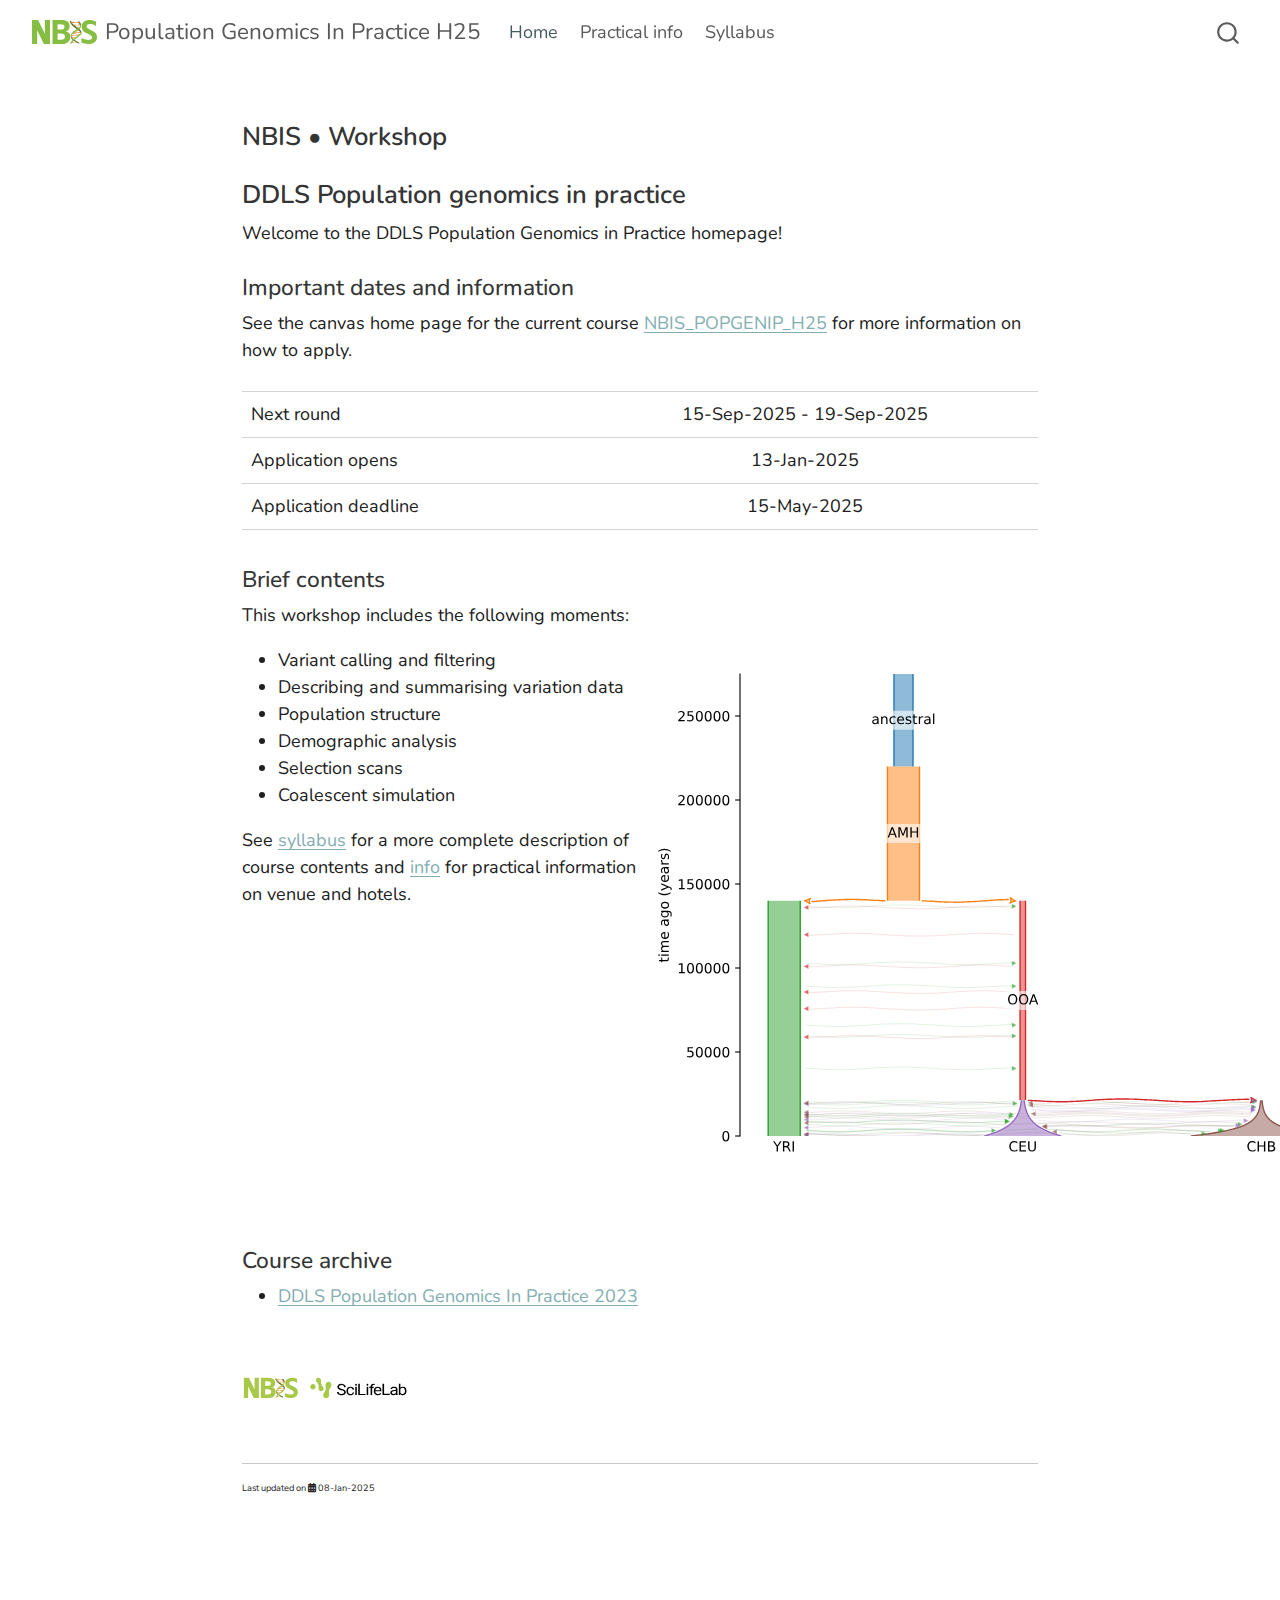
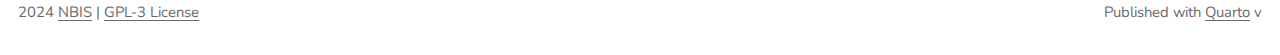
<file: index.html>
<!DOCTYPE html>
<html xmlns="http://www.w3.org/1999/xhtml" lang="en" xml:lang="en"><head>
<meta http-equiv="Content-Type" content="text/html; charset=UTF-8">
<meta charset="utf-8">
<meta name="generator" content="quarto-1.5.57">
<meta name="viewport" content="width=device-width, initial-scale=1.0, user-scalable=yes">
<title>Population Genomics In Practice H25</title>
<style>
code{white-space: pre-wrap;}
span.smallcaps{font-variant: small-caps;}
div.columns{display: flex; gap: min(4vw, 1.5em);}
div.column{flex: auto; overflow-x: auto;}
div.hanging-indent{margin-left: 1.5em; text-indent: -1.5em;}
ul.task-list{list-style: none;}
ul.task-list li input[type="checkbox"] {
  width: 0.8em;
  margin: 0 0.8em 0.2em -1em; /* quarto-specific, see https://github.com/quarto-dev/quarto-cli/issues/4556 */ 
  vertical-align: middle;
}
</style>

<script src="site_libs/quarto-nav/quarto-nav.js"></script>
<script src="site_libs/quarto-nav/headroom.min.js"></script>
<script src="site_libs/clipboard/clipboard.min.js"></script>
<script src="site_libs/quarto-search/autocomplete.umd.js"></script>
<script src="site_libs/quarto-search/fuse.min.js"></script>
<script src="site_libs/quarto-search/quarto-search.js"></script>
<meta name="quarto:offset" content="./">
<script src="site_libs/quarto-html/quarto.js"></script>
<script src="site_libs/quarto-html/popper.min.js"></script>
<script src="site_libs/quarto-html/tippy.umd.min.js"></script>
<script src="site_libs/quarto-html/anchor.min.js"></script>
<link href="site_libs/quarto-html/tippy.css" rel="stylesheet">
<link href="site_libs/quarto-html/quarto-syntax-highlighting.css" rel="stylesheet" id="quarto-text-highlighting-styles">
<script src="site_libs/bootstrap/bootstrap.min.js"></script>
<link href="site_libs/bootstrap/bootstrap-icons.css" rel="stylesheet">
<link href="site_libs/bootstrap/bootstrap.min.css" rel="stylesheet" id="quarto-bootstrap" data-mode="light">
<link href="site_libs/quarto-contrib/fontawesome6-0.1.0/all.css" rel="stylesheet">
<link href="site_libs/quarto-contrib/fontawesome6-0.1.0/latex-fontsize.css" rel="stylesheet">
<script src="site_libs/quarto-contrib/glightbox/glightbox.min.js"></script>
<link href="site_libs/quarto-contrib/glightbox/glightbox.min.css" rel="stylesheet">
<link href="site_libs/quarto-contrib/glightbox/lightbox.css" rel="stylesheet"><script id="quarto-search-options" type="application/json">{
  "location": "navbar",
  "copy-button": false,
  "collapse-after": 3,
  "panel-placement": "end",
  "type": "overlay",
  "limit": 50,
  "keyboard-shortcut": [
    "f",
    "/",
    "s"
  ],
  "show-item-context": false,
  "language": {
    "search-no-results-text": "No results",
    "search-matching-documents-text": "matching documents",
    "search-copy-link-title": "Copy link to search",
    "search-hide-matches-text": "Hide additional matches",
    "search-more-match-text": "more match in this document",
    "search-more-matches-text": "more matches in this document",
    "search-clear-button-title": "Clear",
    "search-text-placeholder": "",
    "search-detached-cancel-button-title": "Cancel",
    "search-submit-button-title": "Submit",
    "search-label": "Search"
  }
}</script>
</head>
<body class="nav-fixed fullcontent">

<div id="quarto-search-results"></div>
  <header id="quarto-header" class="headroom fixed-top"><nav class="navbar navbar-expand-lg " data-bs-theme="dark"><div class="navbar-container container-fluid">
      <div class="navbar-brand-container mx-auto">
    <a href="./index.html" class="navbar-brand navbar-brand-logo">
    <img src="./assets/logos/nbislogo-green.svg" alt="" class="navbar-logo"></a>
    <a class="navbar-brand" href="./index.html">
    <span class="navbar-title">Population Genomics In Practice H25</span>
    </a>
  </div>
            <div id="quarto-search" class="" title="Search"></div>
          <button class="navbar-toggler" type="button" data-bs-toggle="collapse" data-bs-target="#navbarCollapse" aria-controls="navbarCollapse" role="menu" aria-expanded="false" aria-label="Toggle navigation" onclick="if (window.quartoToggleHeadroom) { window.quartoToggleHeadroom(); }">
  <span class="navbar-toggler-icon"></span>
</button>
          <div class="collapse navbar-collapse" id="navbarCollapse">
            <ul class="navbar-nav navbar-nav-scroll me-auto">
<li class="nav-item">
    <a class="nav-link active" href="./index.html" aria-current="page"> 
<span class="menu-text">Home</span></a>
  </li>  
  <li class="nav-item">
    <a class="nav-link" href="./info.html"> 
<span class="menu-text">Practical info</span></a>
  </li>  
  <li class="nav-item">
    <a class="nav-link" href="./syllabus.html"> 
<span class="menu-text">Syllabus</span></a>
  </li>  
</ul>
</div> <!-- /navcollapse -->
            <div class="quarto-navbar-tools">
</div>
      </div> <!-- /container-fluid -->
    </nav></header><!-- content --><div id="quarto-content" class="quarto-container page-columns page-rows-contents page-layout-article page-navbar">
<!-- sidebar -->
<!-- margin-sidebar -->
    
<!-- main -->
<main class="content" id="quarto-document-content"><header id="title-block-header"></header><section id="nbis-workshop" class="level3"><h3 class="anchored" data-anchor-id="nbis-workshop">NBIS • Workshop</h3>
</section><section id="ddls-population-genomics-in-practice" class="level3"><h3 class="anchored" data-anchor-id="ddls-population-genomics-in-practice">DDLS Population genomics in practice</h3>
<p>Welcome to the DDLS Population Genomics in Practice homepage!</p>
<section id="important-dates-and-information" class="level4"><h4 class="anchored" data-anchor-id="important-dates-and-information">Important dates and information</h4>
<p>See the canvas home page for the current course <a href="https://uppsala.instructure.com/courses/105981">NBIS_POPGENIP_H25</a> for more information on how to apply.</p>
<div class="table-responsive">
<table class="table-hover condensed caption-top table"><tbody>
<tr class="odd">
<td style="text-align: left;">Next round</td>
<td style="text-align: center;">15-Sep-2025 - 19-Sep-2025</td>
</tr>
<tr class="even">
<td style="text-align: left;">Application opens</td>
<td style="text-align: center;">13-Jan-2025</td>
</tr>
<tr class="odd">
<td style="text-align: left;">Application deadline</td>
<td style="text-align: center;">15-May-2025</td>
</tr>
</tbody></table>
</div>
</section><section id="brief-contents" class="level4"><h4 class="anchored" data-anchor-id="brief-contents">Brief contents</h4>
<div class="columns">
<div class="column" style="width:50%;">
<p>This workshop includes the following moments:</p>
<ul>
<li>Variant calling and filtering</li>
<li>Describing and summarising variation data</li>
<li>Population structure</li>
<li>Demographic analysis</li>
<li>Selection scans</li>
<li>Coalescent simulation</li>
</ul>
<p>See <a href="./syllabus.html">syllabus</a> for a more complete description of course contents and <a href="./info.html">info</a> for practical information on venue and hotels.</p>
</div><div class="column" style="width:50%;">
<p><a href="img/ooa-demesdraw-fig-1.svg" class="lightbox" data-gallery="quarto-lightbox-gallery-1"><img src="img/ooa-demesdraw-fig-1.svg" height="600"></a></p>
</div>
</div>
</section><section id="course-archive" class="level4"><h4 class="anchored" data-anchor-id="course-archive">Course archive</h4>
<ul>
<li><a href="https://nbisweden.github.io/workshop-pgip/">DDLS Population Genomics In Practice 2023</a></li>
</ul>
<p><br></p>
<p><a href="assets/logos/nbis-scilifelab.svg" class="lightbox" data-gallery="quarto-lightbox-gallery-2"><img src="assets/logos/nbis-scilifelab.svg" style="height:1.2em"></a></p>
<p><br></p>
<hr>
<div class="landing-update">
<div class="smallest">
<p>Last updated on <i class="fa-solid fa-calendar-alt" aria-label="calendar-alt"></i> 08-Jan-2025</p>
</div>
</div>


</section></section></main><!-- /main --><script id="quarto-html-after-body" type="application/javascript">
window.document.addEventListener("DOMContentLoaded", function (event) {
  const toggleBodyColorMode = (bsSheetEl) => {
    const mode = bsSheetEl.getAttribute("data-mode");
    const bodyEl = window.document.querySelector("body");
    if (mode === "dark") {
      bodyEl.classList.add("quarto-dark");
      bodyEl.classList.remove("quarto-light");
    } else {
      bodyEl.classList.add("quarto-light");
      bodyEl.classList.remove("quarto-dark");
    }
  }
  const toggleBodyColorPrimary = () => {
    const bsSheetEl = window.document.querySelector("link#quarto-bootstrap");
    if (bsSheetEl) {
      toggleBodyColorMode(bsSheetEl);
    }
  }
  toggleBodyColorPrimary();  
  const icon = "";
  const anchorJS = new window.AnchorJS();
  anchorJS.options = {
    placement: 'right',
    icon: icon
  };
  anchorJS.add('.anchored');
  const isCodeAnnotation = (el) => {
    for (const clz of el.classList) {
      if (clz.startsWith('code-annotation-')) {                     
        return true;
      }
    }
    return false;
  }
  const onCopySuccess = function(e) {
    // button target
    const button = e.trigger;
    // don't keep focus
    button.blur();
    // flash "checked"
    button.classList.add('code-copy-button-checked');
    var currentTitle = button.getAttribute("title");
    button.setAttribute("title", "Copied!");
    let tooltip;
    if (window.bootstrap) {
      button.setAttribute("data-bs-toggle", "tooltip");
      button.setAttribute("data-bs-placement", "left");
      button.setAttribute("data-bs-title", "Copied!");
      tooltip = new bootstrap.Tooltip(button, 
        { trigger: "manual", 
          customClass: "code-copy-button-tooltip",
          offset: [0, -8]});
      tooltip.show();    
    }
    setTimeout(function() {
      if (tooltip) {
        tooltip.hide();
        button.removeAttribute("data-bs-title");
        button.removeAttribute("data-bs-toggle");
        button.removeAttribute("data-bs-placement");
      }
      button.setAttribute("title", currentTitle);
      button.classList.remove('code-copy-button-checked');
    }, 1000);
    // clear code selection
    e.clearSelection();
  }
  const getTextToCopy = function(trigger) {
      const codeEl = trigger.previousElementSibling.cloneNode(true);
      for (const childEl of codeEl.children) {
        if (isCodeAnnotation(childEl)) {
          childEl.remove();
        }
      }
      return codeEl.innerText;
  }
  const clipboard = new window.ClipboardJS('.code-copy-button:not([data-in-quarto-modal])', {
    text: getTextToCopy
  });
  clipboard.on('success', onCopySuccess);
  if (window.document.getElementById('quarto-embedded-source-code-modal')) {
    // For code content inside modals, clipBoardJS needs to be initialized with a container option
    // TODO: Check when it could be a function (https://github.com/zenorocha/clipboard.js/issues/860)
    const clipboardModal = new window.ClipboardJS('.code-copy-button[data-in-quarto-modal]', {
      text: getTextToCopy,
      container: window.document.getElementById('quarto-embedded-source-code-modal')
    });
    clipboardModal.on('success', onCopySuccess);
  }
    var localhostRegex = new RegExp(/^(?:http|https):\/\/localhost\:?[0-9]*\//);
    var mailtoRegex = new RegExp(/^mailto:/);
      var filterRegex = new RegExp("https:\/\/NBISweden\.github\.io\/workshop-pgip\/");
    var isInternal = (href) => {
        return filterRegex.test(href) || localhostRegex.test(href) || mailtoRegex.test(href);
    }
    // Inspect non-navigation links and adorn them if external
 	var links = window.document.querySelectorAll('a[href]:not(.nav-link):not(.navbar-brand):not(.toc-action):not(.sidebar-link):not(.sidebar-item-toggle):not(.pagination-link):not(.no-external):not([aria-hidden]):not(.dropdown-item):not(.quarto-navigation-tool):not(.about-link)');
    for (var i=0; i<links.length; i++) {
      const link = links[i];
      if (!isInternal(link.href)) {
        // undo the damage that might have been done by quarto-nav.js in the case of
        // links that we want to consider external
        if (link.dataset.originalHref !== undefined) {
          link.href = link.dataset.originalHref;
        }
      }
    }
  function tippyHover(el, contentFn, onTriggerFn, onUntriggerFn) {
    const config = {
      allowHTML: true,
      maxWidth: 500,
      delay: 100,
      arrow: false,
      appendTo: function(el) {
          return el.parentElement;
      },
      interactive: true,
      interactiveBorder: 10,
      theme: 'quarto',
      placement: 'bottom-start',
    };
    if (contentFn) {
      config.content = contentFn;
    }
    if (onTriggerFn) {
      config.onTrigger = onTriggerFn;
    }
    if (onUntriggerFn) {
      config.onUntrigger = onUntriggerFn;
    }
    window.tippy(el, config); 
  }
  const noterefs = window.document.querySelectorAll('a[role="doc-noteref"]');
  for (var i=0; i<noterefs.length; i++) {
    const ref = noterefs[i];
    tippyHover(ref, function() {
      // use id or data attribute instead here
      let href = ref.getAttribute('data-footnote-href') || ref.getAttribute('href');
      try { href = new URL(href).hash; } catch {}
      const id = href.replace(/^#\/?/, "");
      const note = window.document.getElementById(id);
      if (note) {
        return note.innerHTML;
      } else {
        return "";
      }
    });
  }
  const xrefs = window.document.querySelectorAll('a.quarto-xref');
  const processXRef = (id, note) => {
    // Strip column container classes
    const stripColumnClz = (el) => {
      el.classList.remove("page-full", "page-columns");
      if (el.children) {
        for (const child of el.children) {
          stripColumnClz(child);
        }
      }
    }
    stripColumnClz(note)
    if (id === null || id.startsWith('sec-')) {
      // Special case sections, only their first couple elements
      const container = document.createElement("div");
      if (note.children && note.children.length > 2) {
        container.appendChild(note.children[0].cloneNode(true));
        for (let i = 1; i < note.children.length; i++) {
          const child = note.children[i];
          if (child.tagName === "P" && child.innerText === "") {
            continue;
          } else {
            container.appendChild(child.cloneNode(true));
            break;
          }
        }
        if (window.Quarto?.typesetMath) {
          window.Quarto.typesetMath(container);
        }
        return container.innerHTML
      } else {
        if (window.Quarto?.typesetMath) {
          window.Quarto.typesetMath(note);
        }
        return note.innerHTML;
      }
    } else {
      // Remove any anchor links if they are present
      const anchorLink = note.querySelector('a.anchorjs-link');
      if (anchorLink) {
        anchorLink.remove();
      }
      if (window.Quarto?.typesetMath) {
        window.Quarto.typesetMath(note);
      }
      // TODO in 1.5, we should make sure this works without a callout special case
      if (note.classList.contains("callout")) {
        return note.outerHTML;
      } else {
        return note.innerHTML;
      }
    }
  }
  for (var i=0; i<xrefs.length; i++) {
    const xref = xrefs[i];
    tippyHover(xref, undefined, function(instance) {
      instance.disable();
      let url = xref.getAttribute('href');
      let hash = undefined; 
      if (url.startsWith('#')) {
        hash = url;
      } else {
        try { hash = new URL(url).hash; } catch {}
      }
      if (hash) {
        const id = hash.replace(/^#\/?/, "");
        const note = window.document.getElementById(id);
        if (note !== null) {
          try {
            const html = processXRef(id, note.cloneNode(true));
            instance.setContent(html);
          } finally {
            instance.enable();
            instance.show();
          }
        } else {
          // See if we can fetch this
          fetch(url.split('#')[0])
          .then(res => res.text())
          .then(html => {
            const parser = new DOMParser();
            const htmlDoc = parser.parseFromString(html, "text/html");
            const note = htmlDoc.getElementById(id);
            if (note !== null) {
              const html = processXRef(id, note);
              instance.setContent(html);
            } 
          }).finally(() => {
            instance.enable();
            instance.show();
          });
        }
      } else {
        // See if we can fetch a full url (with no hash to target)
        // This is a special case and we should probably do some content thinning / targeting
        fetch(url)
        .then(res => res.text())
        .then(html => {
          const parser = new DOMParser();
          const htmlDoc = parser.parseFromString(html, "text/html");
          const note = htmlDoc.querySelector('main.content');
          if (note !== null) {
            // This should only happen for chapter cross references
            // (since there is no id in the URL)
            // remove the first header
            if (note.children.length > 0 && note.children[0].tagName === "HEADER") {
              note.children[0].remove();
            }
            const html = processXRef(null, note);
            instance.setContent(html);
          } 
        }).finally(() => {
          instance.enable();
          instance.show();
        });
      }
    }, function(instance) {
    });
  }
      let selectedAnnoteEl;
      const selectorForAnnotation = ( cell, annotation) => {
        let cellAttr = 'data-code-cell="' + cell + '"';
        let lineAttr = 'data-code-annotation="' +  annotation + '"';
        const selector = 'span[' + cellAttr + '][' + lineAttr + ']';
        return selector;
      }
      const selectCodeLines = (annoteEl) => {
        const doc = window.document;
        const targetCell = annoteEl.getAttribute("data-target-cell");
        const targetAnnotation = annoteEl.getAttribute("data-target-annotation");
        const annoteSpan = window.document.querySelector(selectorForAnnotation(targetCell, targetAnnotation));
        const lines = annoteSpan.getAttribute("data-code-lines").split(",");
        const lineIds = lines.map((line) => {
          return targetCell + "-" + line;
        })
        let top = null;
        let height = null;
        let parent = null;
        if (lineIds.length > 0) {
            //compute the position of the single el (top and bottom and make a div)
            const el = window.document.getElementById(lineIds[0]);
            top = el.offsetTop;
            height = el.offsetHeight;
            parent = el.parentElement.parentElement;
          if (lineIds.length > 1) {
            const lastEl = window.document.getElementById(lineIds[lineIds.length - 1]);
            const bottom = lastEl.offsetTop + lastEl.offsetHeight;
            height = bottom - top;
          }
          if (top !== null && height !== null && parent !== null) {
            // cook up a div (if necessary) and position it 
            let div = window.document.getElementById("code-annotation-line-highlight");
            if (div === null) {
              div = window.document.createElement("div");
              div.setAttribute("id", "code-annotation-line-highlight");
              div.style.position = 'absolute';
              parent.appendChild(div);
            }
            div.style.top = top - 2 + "px";
            div.style.height = height + 4 + "px";
            div.style.left = 0;
            let gutterDiv = window.document.getElementById("code-annotation-line-highlight-gutter");
            if (gutterDiv === null) {
              gutterDiv = window.document.createElement("div");
              gutterDiv.setAttribute("id", "code-annotation-line-highlight-gutter");
              gutterDiv.style.position = 'absolute';
              const codeCell = window.document.getElementById(targetCell);
              const gutter = codeCell.querySelector('.code-annotation-gutter');
              gutter.appendChild(gutterDiv);
            }
            gutterDiv.style.top = top - 2 + "px";
            gutterDiv.style.height = height + 4 + "px";
          }
          selectedAnnoteEl = annoteEl;
        }
      };
      const unselectCodeLines = () => {
        const elementsIds = ["code-annotation-line-highlight", "code-annotation-line-highlight-gutter"];
        elementsIds.forEach((elId) => {
          const div = window.document.getElementById(elId);
          if (div) {
            div.remove();
          }
        });
        selectedAnnoteEl = undefined;
      };
        // Handle positioning of the toggle
    window.addEventListener(
      "resize",
      throttle(() => {
        elRect = undefined;
        if (selectedAnnoteEl) {
          selectCodeLines(selectedAnnoteEl);
        }
      }, 10)
    );
    function throttle(fn, ms) {
    let throttle = false;
    let timer;
      return (...args) => {
        if(!throttle) { // first call gets through
            fn.apply(this, args);
            throttle = true;
        } else { // all the others get throttled
            if(timer) clearTimeout(timer); // cancel #2
            timer = setTimeout(() => {
              fn.apply(this, args);
              timer = throttle = false;
            }, ms);
        }
      };
    }
      // Attach click handler to the DT
      const annoteDls = window.document.querySelectorAll('dt[data-target-cell]');
      for (const annoteDlNode of annoteDls) {
        annoteDlNode.addEventListener('click', (event) => {
          const clickedEl = event.target;
          if (clickedEl !== selectedAnnoteEl) {
            unselectCodeLines();
            const activeEl = window.document.querySelector('dt[data-target-cell].code-annotation-active');
            if (activeEl) {
              activeEl.classList.remove('code-annotation-active');
            }
            selectCodeLines(clickedEl);
            clickedEl.classList.add('code-annotation-active');
          } else {
            // Unselect the line
            unselectCodeLines();
            clickedEl.classList.remove('code-annotation-active');
          }
        });
      }
  const findCites = (el) => {
    const parentEl = el.parentElement;
    if (parentEl) {
      const cites = parentEl.dataset.cites;
      if (cites) {
        return {
          el,
          cites: cites.split(' ')
        };
      } else {
        return findCites(el.parentElement)
      }
    } else {
      return undefined;
    }
  };
  var bibliorefs = window.document.querySelectorAll('a[role="doc-biblioref"]');
  for (var i=0; i<bibliorefs.length; i++) {
    const ref = bibliorefs[i];
    const citeInfo = findCites(ref);
    if (citeInfo) {
      tippyHover(citeInfo.el, function() {
        var popup = window.document.createElement('div');
        citeInfo.cites.forEach(function(cite) {
          var citeDiv = window.document.createElement('div');
          citeDiv.classList.add('hanging-indent');
          citeDiv.classList.add('csl-entry');
          var biblioDiv = window.document.getElementById('ref-' + cite);
          if (biblioDiv) {
            citeDiv.innerHTML = biblioDiv.innerHTML;
          }
          popup.appendChild(citeDiv);
        });
        return popup.innerHTML;
      });
    }
  }
});
</script>
</div> <!-- /content -->
<footer class="footer"><div class="nav-footer">
    <div class="nav-footer-left">
<p>2024 <a href="https://nbis.se">NBIS</a> | <a href="https://choosealicense.com/licenses/gpl-3.0/">GPL-3 License</a></p>
</div>   
    <div class="nav-footer-center">
      &nbsp;
    </div>
    <div class="nav-footer-right">
<p>Published with <a href="https://quarto.org/">Quarto</a> v<!--?quarto.version ?--></p>
</div>
  </div>
</footer><script>var lightboxQuarto = GLightbox({"descPosition":"bottom","selector":".lightbox","loop":false,"openEffect":"zoom","closeEffect":"zoom"});
(function() {
  let previousOnload = window.onload;
  window.onload = () => {
    if (previousOnload) {
      previousOnload();
    }
    lightboxQuarto.on('slide_before_load', (data) => {
      const { slideIndex, slideNode, slideConfig, player, trigger } = data;
      const href = trigger.getAttribute('href');
      if (href !== null) {
        const imgEl = window.document.querySelector(`a[href="${href}"] img`);
        if (imgEl !== null) {
          const srcAttr = imgEl.getAttribute("src");
          if (srcAttr && srcAttr.startsWith("data:")) {
            slideConfig.href = srcAttr;
          }
        }
      } 
    });
  
    lightboxQuarto.on('slide_after_load', (data) => {
      const { slideIndex, slideNode, slideConfig, player, trigger } = data;
      if (window.Quarto?.typesetMath) {
        window.Quarto.typesetMath(slideNode);
      }
    });
  
  };
  
})();
          </script>


</body></html>
</file>
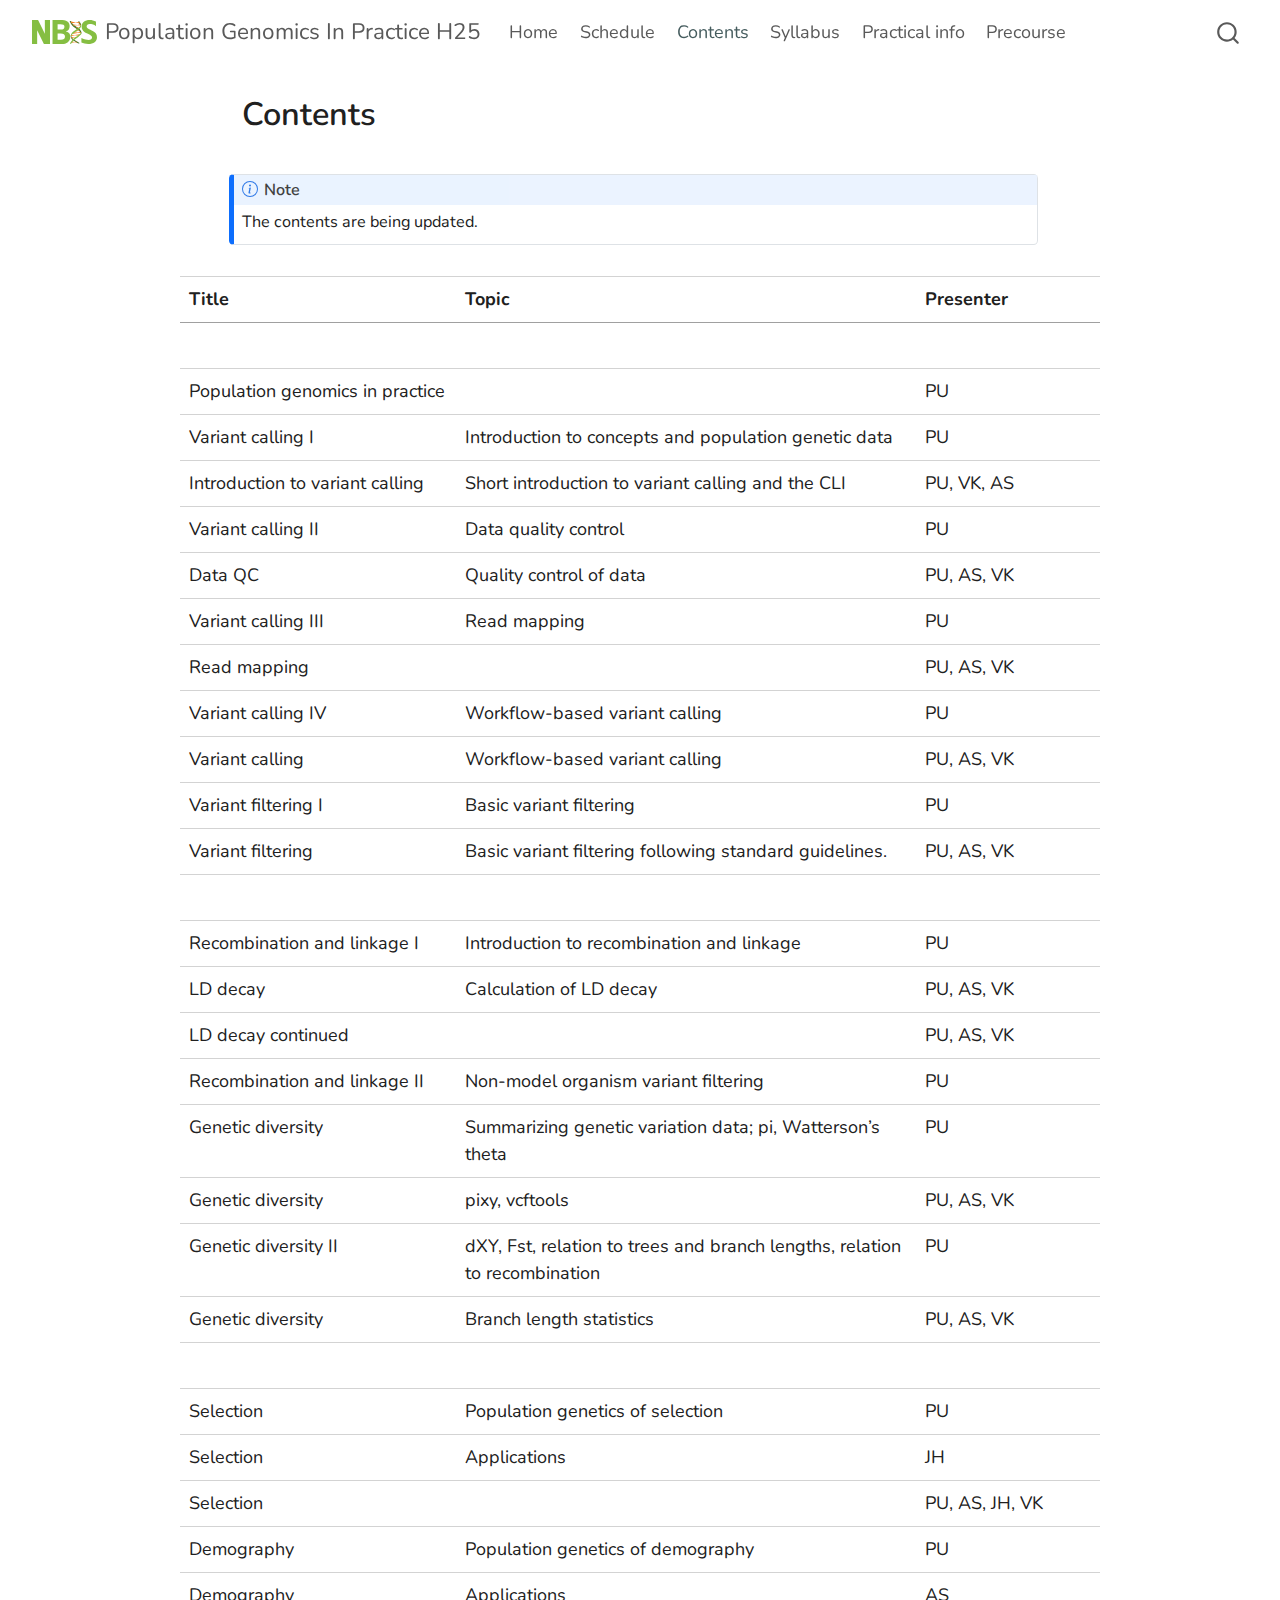
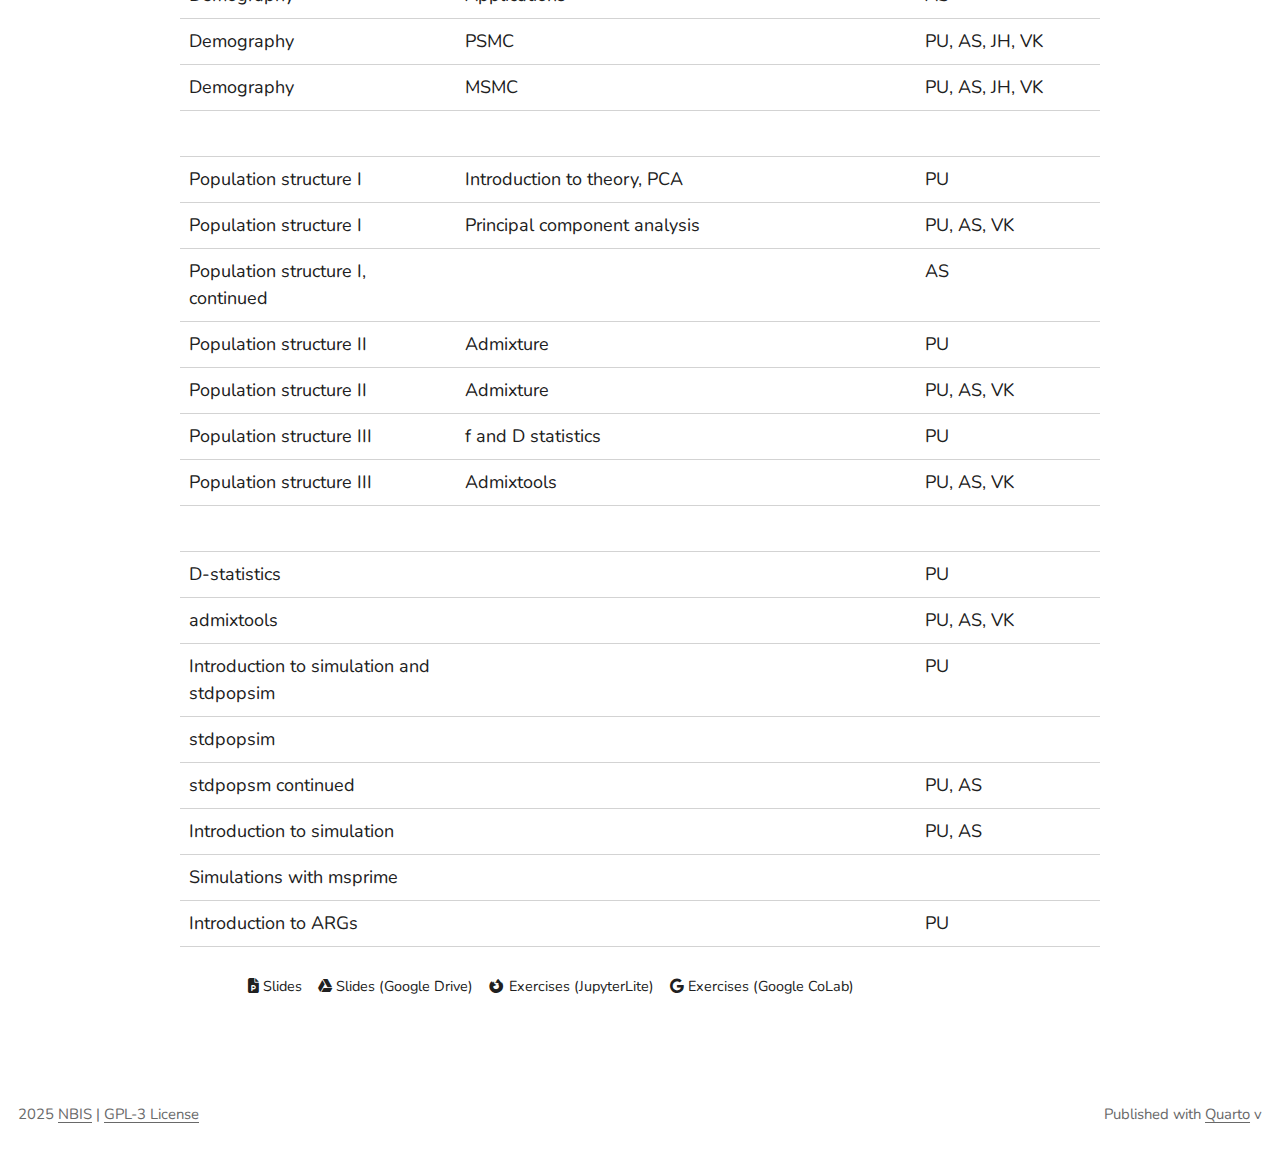
<file: contents.html>
<!DOCTYPE html>
<html xmlns="http://www.w3.org/1999/xhtml" lang="en" xml:lang="en"><head>
<meta http-equiv="Content-Type" content="text/html; charset=UTF-8">
<meta charset="utf-8">
<meta name="generator" content="quarto-1.5.57">
<meta name="viewport" content="width=device-width, initial-scale=1.0, user-scalable=yes">
<title>Contents – Population Genomics In Practice H25</title>
<style>
code{white-space: pre-wrap;}
span.smallcaps{font-variant: small-caps;}
div.columns{display: flex; gap: min(4vw, 1.5em);}
div.column{flex: auto; overflow-x: auto;}
div.hanging-indent{margin-left: 1.5em; text-indent: -1.5em;}
ul.task-list{list-style: none;}
ul.task-list li input[type="checkbox"] {
  width: 0.8em;
  margin: 0 0.8em 0.2em -1em; /* quarto-specific, see https://github.com/quarto-dev/quarto-cli/issues/4556 */ 
  vertical-align: middle;
}
</style>

<script src="site_libs/quarto-nav/quarto-nav.js"></script>
<script src="site_libs/quarto-nav/headroom.min.js"></script>
<script src="site_libs/clipboard/clipboard.min.js"></script>
<script src="site_libs/quarto-search/autocomplete.umd.js"></script>
<script src="site_libs/quarto-search/fuse.min.js"></script>
<script src="site_libs/quarto-search/quarto-search.js"></script>
<meta name="quarto:offset" content="./">
<script src="site_libs/quarto-html/quarto.js"></script>
<script src="site_libs/quarto-html/popper.min.js"></script>
<script src="site_libs/quarto-html/tippy.umd.min.js"></script>
<script src="site_libs/quarto-html/anchor.min.js"></script>
<link href="site_libs/quarto-html/tippy.css" rel="stylesheet">
<link href="site_libs/quarto-html/quarto-syntax-highlighting.css" rel="stylesheet" id="quarto-text-highlighting-styles">
<script src="site_libs/bootstrap/bootstrap.min.js"></script>
<link href="site_libs/bootstrap/bootstrap-icons.css" rel="stylesheet">
<link href="site_libs/bootstrap/bootstrap.min.css" rel="stylesheet" id="quarto-bootstrap" data-mode="light">
<link href="site_libs/quarto-contrib/fontawesome6-0.1.0/all.css" rel="stylesheet">
<link href="site_libs/quarto-contrib/fontawesome6-0.1.0/latex-fontsize.css" rel="stylesheet"><script id="quarto-search-options" type="application/json">{
  "location": "navbar",
  "copy-button": false,
  "collapse-after": 3,
  "panel-placement": "end",
  "type": "overlay",
  "limit": 50,
  "keyboard-shortcut": [
    "f",
    "/",
    "s"
  ],
  "show-item-context": false,
  "language": {
    "search-no-results-text": "No results",
    "search-matching-documents-text": "matching documents",
    "search-copy-link-title": "Copy link to search",
    "search-hide-matches-text": "Hide additional matches",
    "search-more-match-text": "more match in this document",
    "search-more-matches-text": "more matches in this document",
    "search-clear-button-title": "Clear",
    "search-text-placeholder": "",
    "search-detached-cancel-button-title": "Cancel",
    "search-submit-button-title": "Submit",
    "search-label": "Search"
  }
}</script>
</head>
<body class="nav-fixed fullcontent">

<div id="quarto-search-results"></div>
  <header id="quarto-header" class="headroom fixed-top"><nav class="navbar navbar-expand-lg " data-bs-theme="dark"><div class="navbar-container container-fluid">
      <div class="navbar-brand-container mx-auto">
    <a href="./index.html" class="navbar-brand navbar-brand-logo">
    <img src="./assets/logos/nbislogo-green.svg" alt="" class="navbar-logo"></a>
    <a class="navbar-brand" href="./index.html">
    <span class="navbar-title">Population Genomics In Practice H25</span>
    </a>
  </div>
            <div id="quarto-search" class="" title="Search"></div>
          <button class="navbar-toggler" type="button" data-bs-toggle="collapse" data-bs-target="#navbarCollapse" aria-controls="navbarCollapse" role="menu" aria-expanded="false" aria-label="Toggle navigation" onclick="if (window.quartoToggleHeadroom) { window.quartoToggleHeadroom(); }">
  <span class="navbar-toggler-icon"></span>
</button>
          <div class="collapse navbar-collapse" id="navbarCollapse">
            <ul class="navbar-nav navbar-nav-scroll me-auto">
<li class="nav-item">
    <a class="nav-link" href="./index.html"> 
<span class="menu-text">Home</span></a>
  </li>  
  <li class="nav-item">
    <a class="nav-link" href="./schedule.html"> 
<span class="menu-text">Schedule</span></a>
  </li>  
  <li class="nav-item">
    <a class="nav-link active" href="./contents.html" aria-current="page"> 
<span class="menu-text">Contents</span></a>
  </li>  
  <li class="nav-item">
    <a class="nav-link" href="./syllabus.html"> 
<span class="menu-text">Syllabus</span></a>
  </li>  
  <li class="nav-item">
    <a class="nav-link" href="./info.html"> 
<span class="menu-text">Practical info</span></a>
  </li>  
  <li class="nav-item">
    <a class="nav-link" href="./precourse.html"> 
<span class="menu-text">Precourse</span></a>
  </li>  
</ul>
</div> <!-- /navcollapse -->
            <div class="quarto-navbar-tools">
</div>
      </div> <!-- /container-fluid -->
    </nav></header><!-- content --><div id="quarto-content" class="quarto-container page-columns page-rows-contents page-layout-article page-navbar">
<!-- sidebar -->
<!-- margin-sidebar -->
    
<!-- main -->
<main class="content page-columns page-full" id="quarto-document-content"><header id="title-block-header" class="quarto-title-block default"><div class="quarto-title">
<h1 class="title">Contents</h1>
</div>



<div class="quarto-title-meta">

    
  
    
  </div>
  


</header><!-- markdownlint-disable MD041 MD013 --><!-- markdownlint-enable MD041 MD013 --><div class="callout callout-style-default callout-note callout-titled">
<div class="callout-header d-flex align-content-center">
<div class="callout-icon-container">
<i class="callout-icon"></i>
</div>
<div class="callout-title-container flex-fill">
Note
</div>
</div>
<div class="callout-body-container callout-body">
<p>The contents are being updated.</p>
</div>
</div>
<div class="contents-table column-body-outset">
<div class="table-responsive">
<table class="table-hover condensed caption-top table">
<colgroup>
<col style="width: 30%">
<col style="width: 50%">
<col style="width: 20%">
</colgroup>
<thead><tr class="header">
<th style="text-align: left;">Title</th>
<th style="text-align: left;">Topic</th>
<th style="text-align: left;">Presenter</th>
</tr></thead>
<tbody>
<tr class="odd">
<td style="text-align: left;"><span class="badge badge-secondary"><strong>15-Sep-2025</strong></span></td>
<td style="text-align: left;"></td>
<td style="text-align: left;"></td>
</tr>
<tr class="even">
<td style="text-align: left;">Population genomics in practice</td>
<td style="text-align: left;"></td>
<td style="text-align: left;">PU</td>
</tr>
<tr class="odd">
<td style="text-align: left;">Variant calling I</td>
<td style="text-align: left;">Introduction to concepts and population genetic data</td>
<td style="text-align: left;">PU</td>
</tr>
<tr class="even">
<td style="text-align: left;">Introduction to variant calling</td>
<td style="text-align: left;">Short introduction to variant calling and the CLI</td>
<td style="text-align: left;">PU, VK, AS</td>
</tr>
<tr class="odd">
<td style="text-align: left;">Variant calling II</td>
<td style="text-align: left;">Data quality control</td>
<td style="text-align: left;">PU</td>
</tr>
<tr class="even">
<td style="text-align: left;">Data QC</td>
<td style="text-align: left;">Quality control of data</td>
<td style="text-align: left;">PU, AS, VK</td>
</tr>
<tr class="odd">
<td style="text-align: left;">Variant calling III</td>
<td style="text-align: left;">Read mapping</td>
<td style="text-align: left;">PU</td>
</tr>
<tr class="even">
<td style="text-align: left;">Read mapping</td>
<td style="text-align: left;"></td>
<td style="text-align: left;">PU, AS, VK</td>
</tr>
<tr class="odd">
<td style="text-align: left;">Variant calling IV</td>
<td style="text-align: left;">Workflow-based variant calling</td>
<td style="text-align: left;">PU</td>
</tr>
<tr class="even">
<td style="text-align: left;">Variant calling</td>
<td style="text-align: left;">Workflow-based variant calling</td>
<td style="text-align: left;">PU, AS, VK</td>
</tr>
<tr class="odd">
<td style="text-align: left;">Variant filtering I</td>
<td style="text-align: left;">Basic variant filtering</td>
<td style="text-align: left;">PU</td>
</tr>
<tr class="even">
<td style="text-align: left;">Variant filtering</td>
<td style="text-align: left;">Basic variant filtering following standard guidelines.</td>
<td style="text-align: left;">PU, AS, VK</td>
</tr>
<tr class="odd">
<td style="text-align: left;"><span class="badge badge-secondary"><strong>16-Sep-2025</strong></span></td>
<td style="text-align: left;"></td>
<td style="text-align: left;"></td>
</tr>
<tr class="even">
<td style="text-align: left;">Recombination and linkage I</td>
<td style="text-align: left;">Introduction to recombination and linkage</td>
<td style="text-align: left;">PU</td>
</tr>
<tr class="odd">
<td style="text-align: left;">LD decay</td>
<td style="text-align: left;">Calculation of LD decay</td>
<td style="text-align: left;">PU, AS, VK</td>
</tr>
<tr class="even">
<td style="text-align: left;">LD decay continued</td>
<td style="text-align: left;"></td>
<td style="text-align: left;">PU, AS, VK</td>
</tr>
<tr class="odd">
<td style="text-align: left;">Recombination and linkage II</td>
<td style="text-align: left;">Non-model organism variant filtering</td>
<td style="text-align: left;">PU</td>
</tr>
<tr class="even">
<td style="text-align: left;">Genetic diversity</td>
<td style="text-align: left;">Summarizing genetic variation data; pi, Watterson’s theta</td>
<td style="text-align: left;">PU</td>
</tr>
<tr class="odd">
<td style="text-align: left;">Genetic diversity</td>
<td style="text-align: left;">pixy, vcftools</td>
<td style="text-align: left;">PU, AS, VK</td>
</tr>
<tr class="even">
<td style="text-align: left;">Genetic diversity II</td>
<td style="text-align: left;">dXY, Fst, relation to trees and branch lengths, relation to recombination</td>
<td style="text-align: left;">PU</td>
</tr>
<tr class="odd">
<td style="text-align: left;">Genetic diversity</td>
<td style="text-align: left;">Branch length statistics</td>
<td style="text-align: left;">PU, AS, VK</td>
</tr>
<tr class="even">
<td style="text-align: left;"><span class="badge badge-secondary"><strong>17-Sep-2025</strong></span></td>
<td style="text-align: left;"></td>
<td style="text-align: left;"></td>
</tr>
<tr class="odd">
<td style="text-align: left;">Selection</td>
<td style="text-align: left;">Population genetics of selection</td>
<td style="text-align: left;">PU</td>
</tr>
<tr class="even">
<td style="text-align: left;">Selection</td>
<td style="text-align: left;">Applications</td>
<td style="text-align: left;">JH</td>
</tr>
<tr class="odd">
<td style="text-align: left;">Selection</td>
<td style="text-align: left;"></td>
<td style="text-align: left;">PU, AS, JH, VK</td>
</tr>
<tr class="even">
<td style="text-align: left;">Demography</td>
<td style="text-align: left;">Population genetics of demography</td>
<td style="text-align: left;">PU</td>
</tr>
<tr class="odd">
<td style="text-align: left;">Demography</td>
<td style="text-align: left;">Applications</td>
<td style="text-align: left;">AS</td>
</tr>
<tr class="even">
<td style="text-align: left;">Demography</td>
<td style="text-align: left;">PSMC</td>
<td style="text-align: left;">PU, AS, JH, VK</td>
</tr>
<tr class="odd">
<td style="text-align: left;">Demography</td>
<td style="text-align: left;">MSMC</td>
<td style="text-align: left;">PU, AS, JH, VK</td>
</tr>
<tr class="even">
<td style="text-align: left;"><span class="badge badge-secondary"><strong>18-Sep-2025</strong></span></td>
<td style="text-align: left;"></td>
<td style="text-align: left;"></td>
</tr>
<tr class="odd">
<td style="text-align: left;">Population structure I</td>
<td style="text-align: left;">Introduction to theory, PCA</td>
<td style="text-align: left;">PU</td>
</tr>
<tr class="even">
<td style="text-align: left;">Population structure I</td>
<td style="text-align: left;">Principal component analysis</td>
<td style="text-align: left;">PU, AS, VK</td>
</tr>
<tr class="odd">
<td style="text-align: left;">Population structure I, continued</td>
<td style="text-align: left;"></td>
<td style="text-align: left;">AS</td>
</tr>
<tr class="even">
<td style="text-align: left;">Population structure II</td>
<td style="text-align: left;">Admixture</td>
<td style="text-align: left;">PU</td>
</tr>
<tr class="odd">
<td style="text-align: left;">Population structure II</td>
<td style="text-align: left;">Admixture</td>
<td style="text-align: left;">PU, AS, VK</td>
</tr>
<tr class="even">
<td style="text-align: left;">Population structure III</td>
<td style="text-align: left;">f and D statistics</td>
<td style="text-align: left;">PU</td>
</tr>
<tr class="odd">
<td style="text-align: left;">Population structure III</td>
<td style="text-align: left;">Admixtools</td>
<td style="text-align: left;">PU, AS, VK</td>
</tr>
<tr class="even">
<td style="text-align: left;"><span class="badge badge-secondary"><strong>19-Sep-2025</strong></span></td>
<td style="text-align: left;"></td>
<td style="text-align: left;"></td>
</tr>
<tr class="odd">
<td style="text-align: left;">D-statistics</td>
<td style="text-align: left;"></td>
<td style="text-align: left;">PU</td>
</tr>
<tr class="even">
<td style="text-align: left;">admixtools</td>
<td style="text-align: left;"></td>
<td style="text-align: left;">PU, AS, VK</td>
</tr>
<tr class="odd">
<td style="text-align: left;">Introduction to simulation and stdpopsim</td>
<td style="text-align: left;"></td>
<td style="text-align: left;">PU</td>
</tr>
<tr class="even">
<td style="text-align: left;">stdpopsim</td>
<td style="text-align: left;"></td>
<td style="text-align: left;"></td>
</tr>
<tr class="odd">
<td style="text-align: left;">stdpopsm continued</td>
<td style="text-align: left;"></td>
<td style="text-align: left;">PU, AS</td>
</tr>
<tr class="even">
<td style="text-align: left;">Introduction to simulation</td>
<td style="text-align: left;"></td>
<td style="text-align: left;">PU, AS</td>
</tr>
<tr class="odd">
<td style="text-align: left;">Simulations with msprime</td>
<td style="text-align: left;"></td>
<td style="text-align: left;"></td>
</tr>
<tr class="even">
<td style="text-align: left;">Introduction to ARGs</td>
<td style="text-align: left;"></td>
<td style="text-align: left;">PU</td>
</tr>
</tbody>
</table>
</div>
</div>
<!-- marker legend -->
<!-- markdownlint-disable MD033 -->
<div class="{=html}">
<p class="small" style="margin-top:20px;">
<span> <span style="margin-left:6px; margin-right:6px;"> <i class="fa-solid fa-file-powerpoint" aria-label="file-powerpoint"></i> Slides </span> <span style="margin-left:6px; margin-right:6px;"> <i class="fa-brands fa-google-drive" aria-label="google-drive"></i> Slides (Google Drive) </span> <span style="margin-left:6px; margin-right:6px;"> <i class="fa-brands fa-firefox-browser" aria-label="firefox-browser"></i> Exercises (JupyterLite) </span> <span style="margin-left:6px; margin-right:6px;"> <i class="fa-brands fa-google" aria-label="google"></i> Exercises (Google CoLab) </span> </span>
</p>
</div>
<!-- markdownlint-enable MD033 -->



</main><!-- /main --><script id="quarto-html-after-body" type="application/javascript">
window.document.addEventListener("DOMContentLoaded", function (event) {
  const toggleBodyColorMode = (bsSheetEl) => {
    const mode = bsSheetEl.getAttribute("data-mode");
    const bodyEl = window.document.querySelector("body");
    if (mode === "dark") {
      bodyEl.classList.add("quarto-dark");
      bodyEl.classList.remove("quarto-light");
    } else {
      bodyEl.classList.add("quarto-light");
      bodyEl.classList.remove("quarto-dark");
    }
  }
  const toggleBodyColorPrimary = () => {
    const bsSheetEl = window.document.querySelector("link#quarto-bootstrap");
    if (bsSheetEl) {
      toggleBodyColorMode(bsSheetEl);
    }
  }
  toggleBodyColorPrimary();  
  const icon = "";
  const anchorJS = new window.AnchorJS();
  anchorJS.options = {
    placement: 'right',
    icon: icon
  };
  anchorJS.add('.anchored');
  const isCodeAnnotation = (el) => {
    for (const clz of el.classList) {
      if (clz.startsWith('code-annotation-')) {                     
        return true;
      }
    }
    return false;
  }
  const onCopySuccess = function(e) {
    // button target
    const button = e.trigger;
    // don't keep focus
    button.blur();
    // flash "checked"
    button.classList.add('code-copy-button-checked');
    var currentTitle = button.getAttribute("title");
    button.setAttribute("title", "Copied!");
    let tooltip;
    if (window.bootstrap) {
      button.setAttribute("data-bs-toggle", "tooltip");
      button.setAttribute("data-bs-placement", "left");
      button.setAttribute("data-bs-title", "Copied!");
      tooltip = new bootstrap.Tooltip(button, 
        { trigger: "manual", 
          customClass: "code-copy-button-tooltip",
          offset: [0, -8]});
      tooltip.show();    
    }
    setTimeout(function() {
      if (tooltip) {
        tooltip.hide();
        button.removeAttribute("data-bs-title");
        button.removeAttribute("data-bs-toggle");
        button.removeAttribute("data-bs-placement");
      }
      button.setAttribute("title", currentTitle);
      button.classList.remove('code-copy-button-checked');
    }, 1000);
    // clear code selection
    e.clearSelection();
  }
  const getTextToCopy = function(trigger) {
      const codeEl = trigger.previousElementSibling.cloneNode(true);
      for (const childEl of codeEl.children) {
        if (isCodeAnnotation(childEl)) {
          childEl.remove();
        }
      }
      return codeEl.innerText;
  }
  const clipboard = new window.ClipboardJS('.code-copy-button:not([data-in-quarto-modal])', {
    text: getTextToCopy
  });
  clipboard.on('success', onCopySuccess);
  if (window.document.getElementById('quarto-embedded-source-code-modal')) {
    // For code content inside modals, clipBoardJS needs to be initialized with a container option
    // TODO: Check when it could be a function (https://github.com/zenorocha/clipboard.js/issues/860)
    const clipboardModal = new window.ClipboardJS('.code-copy-button[data-in-quarto-modal]', {
      text: getTextToCopy,
      container: window.document.getElementById('quarto-embedded-source-code-modal')
    });
    clipboardModal.on('success', onCopySuccess);
  }
    var localhostRegex = new RegExp(/^(?:http|https):\/\/localhost\:?[0-9]*\//);
    var mailtoRegex = new RegExp(/^mailto:/);
      var filterRegex = new RegExp("https:\/\/NBISweden\.github\.io\/workshop-pgip\/");
    var isInternal = (href) => {
        return filterRegex.test(href) || localhostRegex.test(href) || mailtoRegex.test(href);
    }
    // Inspect non-navigation links and adorn them if external
 	var links = window.document.querySelectorAll('a[href]:not(.nav-link):not(.navbar-brand):not(.toc-action):not(.sidebar-link):not(.sidebar-item-toggle):not(.pagination-link):not(.no-external):not([aria-hidden]):not(.dropdown-item):not(.quarto-navigation-tool):not(.about-link)');
    for (var i=0; i<links.length; i++) {
      const link = links[i];
      if (!isInternal(link.href)) {
        // undo the damage that might have been done by quarto-nav.js in the case of
        // links that we want to consider external
        if (link.dataset.originalHref !== undefined) {
          link.href = link.dataset.originalHref;
        }
      }
    }
  function tippyHover(el, contentFn, onTriggerFn, onUntriggerFn) {
    const config = {
      allowHTML: true,
      maxWidth: 500,
      delay: 100,
      arrow: false,
      appendTo: function(el) {
          return el.parentElement;
      },
      interactive: true,
      interactiveBorder: 10,
      theme: 'quarto',
      placement: 'bottom-start',
    };
    if (contentFn) {
      config.content = contentFn;
    }
    if (onTriggerFn) {
      config.onTrigger = onTriggerFn;
    }
    if (onUntriggerFn) {
      config.onUntrigger = onUntriggerFn;
    }
    window.tippy(el, config); 
  }
  const noterefs = window.document.querySelectorAll('a[role="doc-noteref"]');
  for (var i=0; i<noterefs.length; i++) {
    const ref = noterefs[i];
    tippyHover(ref, function() {
      // use id or data attribute instead here
      let href = ref.getAttribute('data-footnote-href') || ref.getAttribute('href');
      try { href = new URL(href).hash; } catch {}
      const id = href.replace(/^#\/?/, "");
      const note = window.document.getElementById(id);
      if (note) {
        return note.innerHTML;
      } else {
        return "";
      }
    });
  }
  const xrefs = window.document.querySelectorAll('a.quarto-xref');
  const processXRef = (id, note) => {
    // Strip column container classes
    const stripColumnClz = (el) => {
      el.classList.remove("page-full", "page-columns");
      if (el.children) {
        for (const child of el.children) {
          stripColumnClz(child);
        }
      }
    }
    stripColumnClz(note)
    if (id === null || id.startsWith('sec-')) {
      // Special case sections, only their first couple elements
      const container = document.createElement("div");
      if (note.children && note.children.length > 2) {
        container.appendChild(note.children[0].cloneNode(true));
        for (let i = 1; i < note.children.length; i++) {
          const child = note.children[i];
          if (child.tagName === "P" && child.innerText === "") {
            continue;
          } else {
            container.appendChild(child.cloneNode(true));
            break;
          }
        }
        if (window.Quarto?.typesetMath) {
          window.Quarto.typesetMath(container);
        }
        return container.innerHTML
      } else {
        if (window.Quarto?.typesetMath) {
          window.Quarto.typesetMath(note);
        }
        return note.innerHTML;
      }
    } else {
      // Remove any anchor links if they are present
      const anchorLink = note.querySelector('a.anchorjs-link');
      if (anchorLink) {
        anchorLink.remove();
      }
      if (window.Quarto?.typesetMath) {
        window.Quarto.typesetMath(note);
      }
      // TODO in 1.5, we should make sure this works without a callout special case
      if (note.classList.contains("callout")) {
        return note.outerHTML;
      } else {
        return note.innerHTML;
      }
    }
  }
  for (var i=0; i<xrefs.length; i++) {
    const xref = xrefs[i];
    tippyHover(xref, undefined, function(instance) {
      instance.disable();
      let url = xref.getAttribute('href');
      let hash = undefined; 
      if (url.startsWith('#')) {
        hash = url;
      } else {
        try { hash = new URL(url).hash; } catch {}
      }
      if (hash) {
        const id = hash.replace(/^#\/?/, "");
        const note = window.document.getElementById(id);
        if (note !== null) {
          try {
            const html = processXRef(id, note.cloneNode(true));
            instance.setContent(html);
          } finally {
            instance.enable();
            instance.show();
          }
        } else {
          // See if we can fetch this
          fetch(url.split('#')[0])
          .then(res => res.text())
          .then(html => {
            const parser = new DOMParser();
            const htmlDoc = parser.parseFromString(html, "text/html");
            const note = htmlDoc.getElementById(id);
            if (note !== null) {
              const html = processXRef(id, note);
              instance.setContent(html);
            } 
          }).finally(() => {
            instance.enable();
            instance.show();
          });
        }
      } else {
        // See if we can fetch a full url (with no hash to target)
        // This is a special case and we should probably do some content thinning / targeting
        fetch(url)
        .then(res => res.text())
        .then(html => {
          const parser = new DOMParser();
          const htmlDoc = parser.parseFromString(html, "text/html");
          const note = htmlDoc.querySelector('main.content');
          if (note !== null) {
            // This should only happen for chapter cross references
            // (since there is no id in the URL)
            // remove the first header
            if (note.children.length > 0 && note.children[0].tagName === "HEADER") {
              note.children[0].remove();
            }
            const html = processXRef(null, note);
            instance.setContent(html);
          } 
        }).finally(() => {
          instance.enable();
          instance.show();
        });
      }
    }, function(instance) {
    });
  }
      let selectedAnnoteEl;
      const selectorForAnnotation = ( cell, annotation) => {
        let cellAttr = 'data-code-cell="' + cell + '"';
        let lineAttr = 'data-code-annotation="' +  annotation + '"';
        const selector = 'span[' + cellAttr + '][' + lineAttr + ']';
        return selector;
      }
      const selectCodeLines = (annoteEl) => {
        const doc = window.document;
        const targetCell = annoteEl.getAttribute("data-target-cell");
        const targetAnnotation = annoteEl.getAttribute("data-target-annotation");
        const annoteSpan = window.document.querySelector(selectorForAnnotation(targetCell, targetAnnotation));
        const lines = annoteSpan.getAttribute("data-code-lines").split(",");
        const lineIds = lines.map((line) => {
          return targetCell + "-" + line;
        })
        let top = null;
        let height = null;
        let parent = null;
        if (lineIds.length > 0) {
            //compute the position of the single el (top and bottom and make a div)
            const el = window.document.getElementById(lineIds[0]);
            top = el.offsetTop;
            height = el.offsetHeight;
            parent = el.parentElement.parentElement;
          if (lineIds.length > 1) {
            const lastEl = window.document.getElementById(lineIds[lineIds.length - 1]);
            const bottom = lastEl.offsetTop + lastEl.offsetHeight;
            height = bottom - top;
          }
          if (top !== null && height !== null && parent !== null) {
            // cook up a div (if necessary) and position it 
            let div = window.document.getElementById("code-annotation-line-highlight");
            if (div === null) {
              div = window.document.createElement("div");
              div.setAttribute("id", "code-annotation-line-highlight");
              div.style.position = 'absolute';
              parent.appendChild(div);
            }
            div.style.top = top - 2 + "px";
            div.style.height = height + 4 + "px";
            div.style.left = 0;
            let gutterDiv = window.document.getElementById("code-annotation-line-highlight-gutter");
            if (gutterDiv === null) {
              gutterDiv = window.document.createElement("div");
              gutterDiv.setAttribute("id", "code-annotation-line-highlight-gutter");
              gutterDiv.style.position = 'absolute';
              const codeCell = window.document.getElementById(targetCell);
              const gutter = codeCell.querySelector('.code-annotation-gutter');
              gutter.appendChild(gutterDiv);
            }
            gutterDiv.style.top = top - 2 + "px";
            gutterDiv.style.height = height + 4 + "px";
          }
          selectedAnnoteEl = annoteEl;
        }
      };
      const unselectCodeLines = () => {
        const elementsIds = ["code-annotation-line-highlight", "code-annotation-line-highlight-gutter"];
        elementsIds.forEach((elId) => {
          const div = window.document.getElementById(elId);
          if (div) {
            div.remove();
          }
        });
        selectedAnnoteEl = undefined;
      };
        // Handle positioning of the toggle
    window.addEventListener(
      "resize",
      throttle(() => {
        elRect = undefined;
        if (selectedAnnoteEl) {
          selectCodeLines(selectedAnnoteEl);
        }
      }, 10)
    );
    function throttle(fn, ms) {
    let throttle = false;
    let timer;
      return (...args) => {
        if(!throttle) { // first call gets through
            fn.apply(this, args);
            throttle = true;
        } else { // all the others get throttled
            if(timer) clearTimeout(timer); // cancel #2
            timer = setTimeout(() => {
              fn.apply(this, args);
              timer = throttle = false;
            }, ms);
        }
      };
    }
      // Attach click handler to the DT
      const annoteDls = window.document.querySelectorAll('dt[data-target-cell]');
      for (const annoteDlNode of annoteDls) {
        annoteDlNode.addEventListener('click', (event) => {
          const clickedEl = event.target;
          if (clickedEl !== selectedAnnoteEl) {
            unselectCodeLines();
            const activeEl = window.document.querySelector('dt[data-target-cell].code-annotation-active');
            if (activeEl) {
              activeEl.classList.remove('code-annotation-active');
            }
            selectCodeLines(clickedEl);
            clickedEl.classList.add('code-annotation-active');
          } else {
            // Unselect the line
            unselectCodeLines();
            clickedEl.classList.remove('code-annotation-active');
          }
        });
      }
  const findCites = (el) => {
    const parentEl = el.parentElement;
    if (parentEl) {
      const cites = parentEl.dataset.cites;
      if (cites) {
        return {
          el,
          cites: cites.split(' ')
        };
      } else {
        return findCites(el.parentElement)
      }
    } else {
      return undefined;
    }
  };
  var bibliorefs = window.document.querySelectorAll('a[role="doc-biblioref"]');
  for (var i=0; i<bibliorefs.length; i++) {
    const ref = bibliorefs[i];
    const citeInfo = findCites(ref);
    if (citeInfo) {
      tippyHover(citeInfo.el, function() {
        var popup = window.document.createElement('div');
        citeInfo.cites.forEach(function(cite) {
          var citeDiv = window.document.createElement('div');
          citeDiv.classList.add('hanging-indent');
          citeDiv.classList.add('csl-entry');
          var biblioDiv = window.document.getElementById('ref-' + cite);
          if (biblioDiv) {
            citeDiv.innerHTML = biblioDiv.innerHTML;
          }
          popup.appendChild(citeDiv);
        });
        return popup.innerHTML;
      });
    }
  }
});
</script>
</div> <!-- /content -->
<footer class="footer"><div class="nav-footer">
    <div class="nav-footer-left">
<p>2025 <a href="https://nbis.se">NBIS</a> | <a href="https://choosealicense.com/licenses/gpl-3.0/">GPL-3 License</a></p>
</div>   
    <div class="nav-footer-center">
      &nbsp;
    </div>
    <div class="nav-footer-right">
<p>Published with <a href="https://quarto.org/">Quarto</a> v<!--?quarto.version ?--></p>
</div>
  </div>
</footer>


</body></html>
</file>
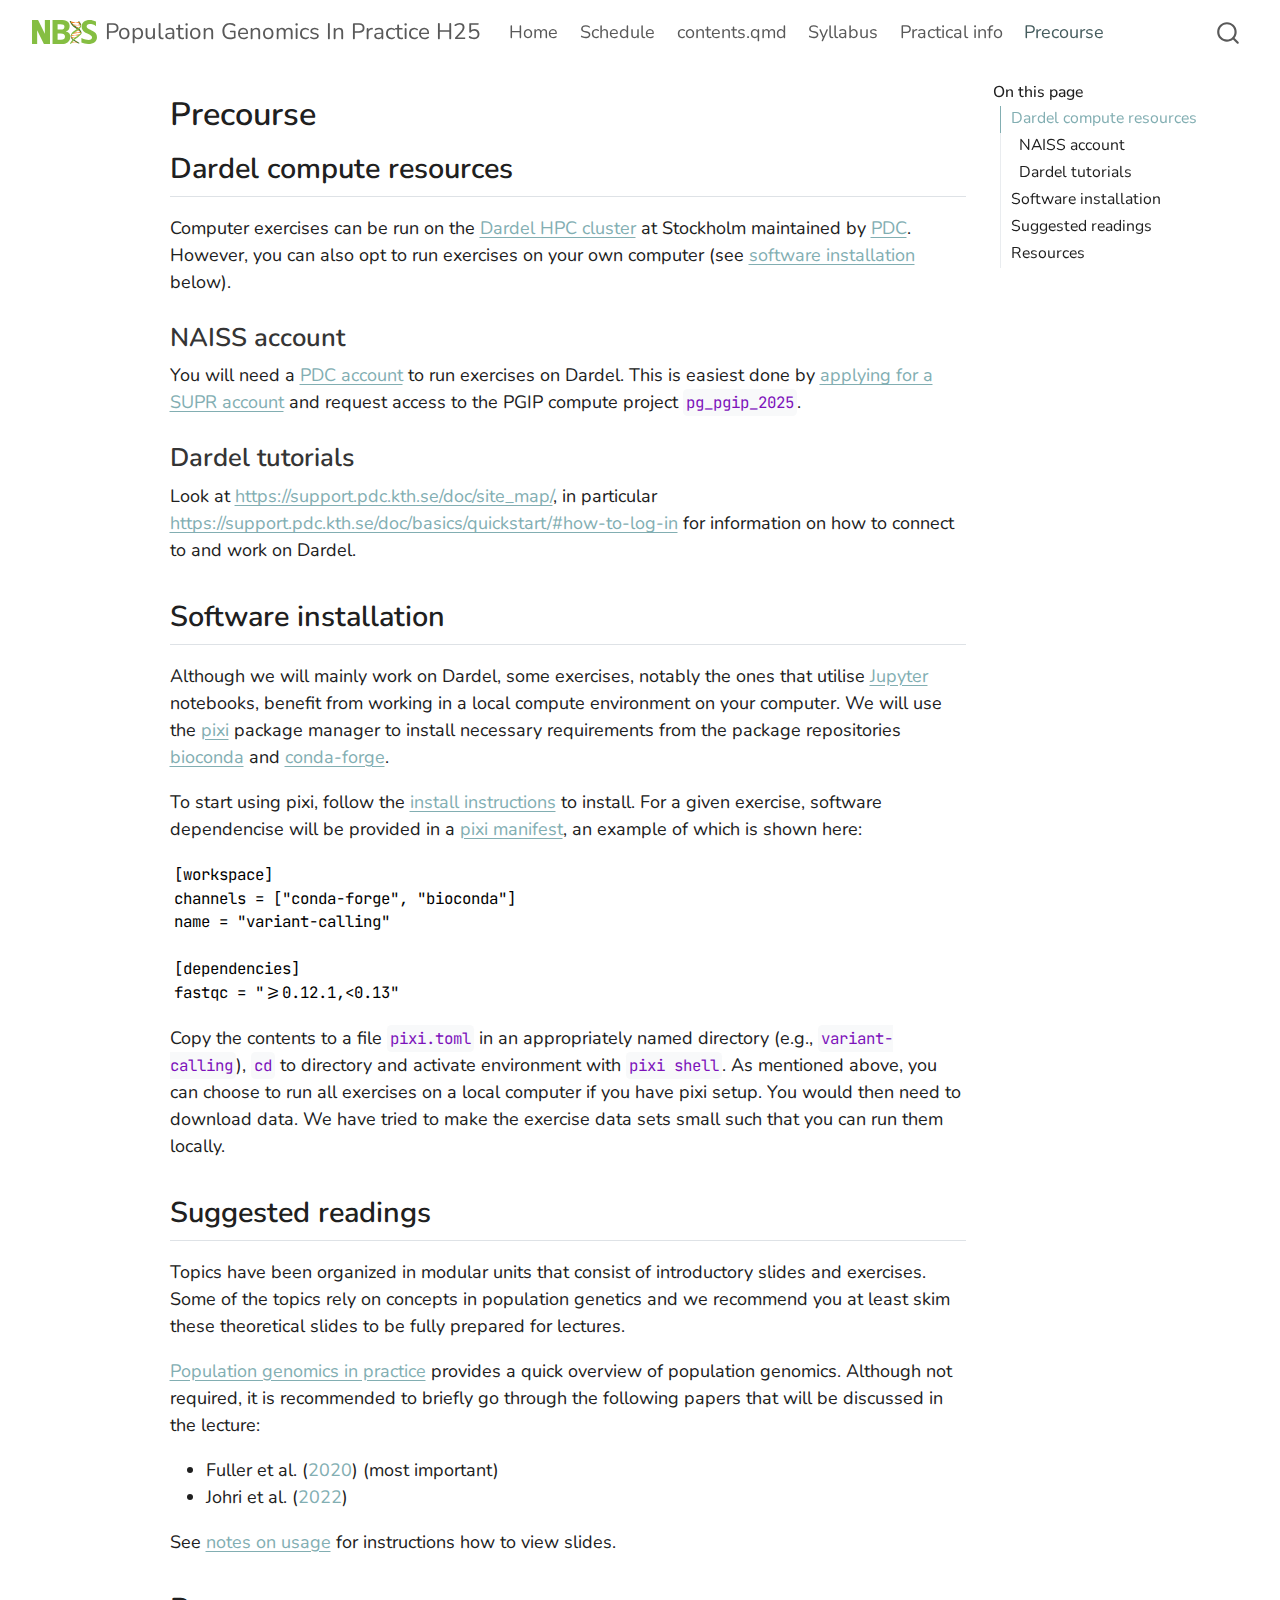
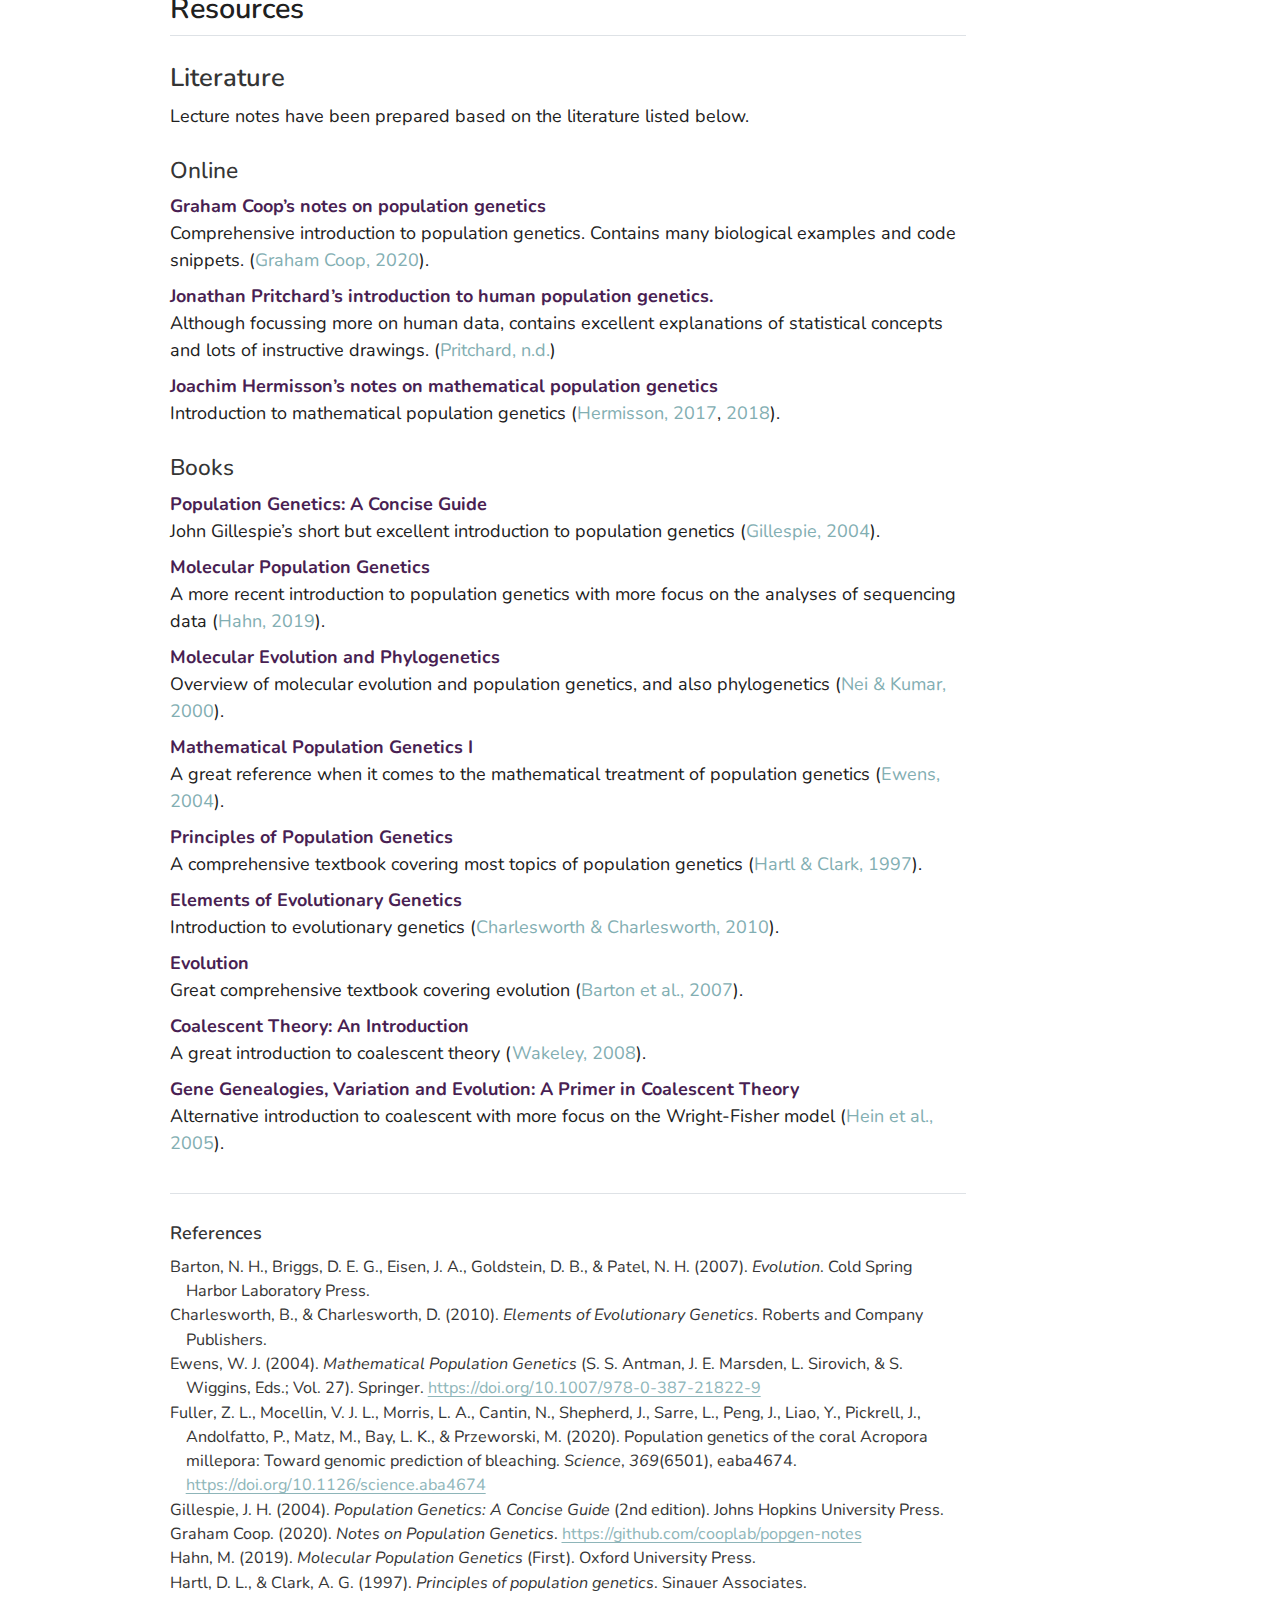
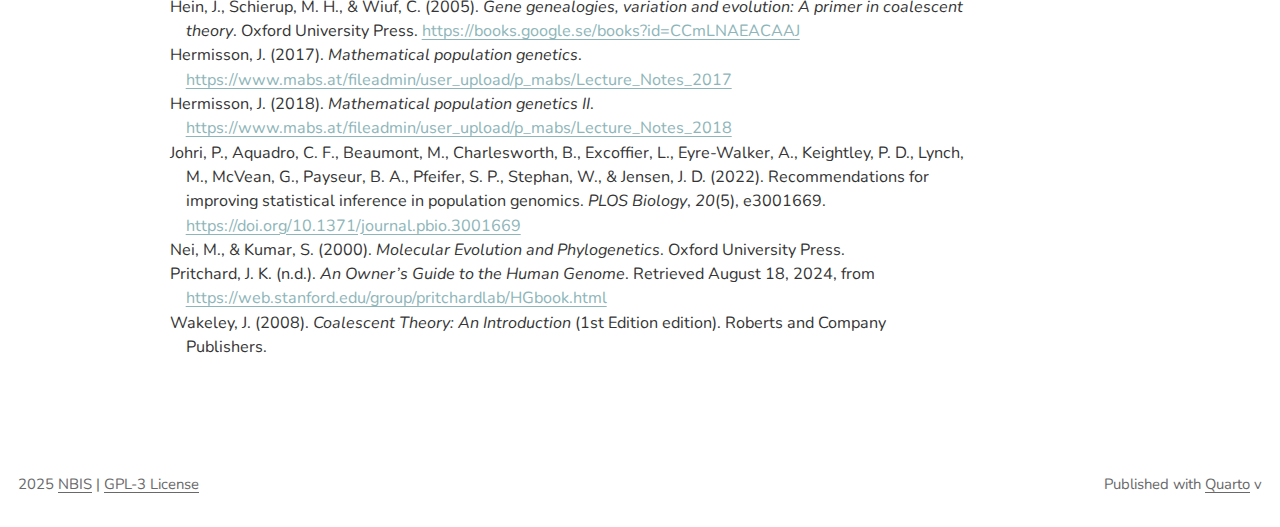
<file: precourse.html>
<!DOCTYPE html>
<html xmlns="http://www.w3.org/1999/xhtml" lang="en" xml:lang="en"><head>
<meta http-equiv="Content-Type" content="text/html; charset=UTF-8">
<meta charset="utf-8">
<meta name="generator" content="quarto-1.5.57">
<meta name="viewport" content="width=device-width, initial-scale=1.0, user-scalable=yes">
<title>Precourse – Population Genomics In Practice H25</title>
<style>
code{white-space: pre-wrap;}
span.smallcaps{font-variant: small-caps;}
div.columns{display: flex; gap: min(4vw, 1.5em);}
div.column{flex: auto; overflow-x: auto;}
div.hanging-indent{margin-left: 1.5em; text-indent: -1.5em;}
ul.task-list{list-style: none;}
ul.task-list li input[type="checkbox"] {
  width: 0.8em;
  margin: 0 0.8em 0.2em -1em; /* quarto-specific, see https://github.com/quarto-dev/quarto-cli/issues/4556 */ 
  vertical-align: middle;
}
/* CSS for citations */
div.csl-bib-body { }
div.csl-entry {
  clear: both;
  margin-bottom: 0em;
}
.hanging-indent div.csl-entry {
  margin-left:2em;
  text-indent:-2em;
}
div.csl-left-margin {
  min-width:2em;
  float:left;
}
div.csl-right-inline {
  margin-left:2em;
  padding-left:1em;
}
div.csl-indent {
  margin-left: 2em;
}</style>

<script src="site_libs/quarto-nav/quarto-nav.js"></script>
<script src="site_libs/quarto-nav/headroom.min.js"></script>
<script src="site_libs/clipboard/clipboard.min.js"></script>
<script src="site_libs/quarto-search/autocomplete.umd.js"></script>
<script src="site_libs/quarto-search/fuse.min.js"></script>
<script src="site_libs/quarto-search/quarto-search.js"></script>
<meta name="quarto:offset" content="./">
<script src="site_libs/quarto-html/quarto.js"></script>
<script src="site_libs/quarto-html/popper.min.js"></script>
<script src="site_libs/quarto-html/tippy.umd.min.js"></script>
<script src="site_libs/quarto-html/anchor.min.js"></script>
<link href="site_libs/quarto-html/tippy.css" rel="stylesheet">
<link href="site_libs/quarto-html/quarto-syntax-highlighting.css" rel="stylesheet" id="quarto-text-highlighting-styles">
<script src="site_libs/bootstrap/bootstrap.min.js"></script>
<link href="site_libs/bootstrap/bootstrap-icons.css" rel="stylesheet">
<link href="site_libs/bootstrap/bootstrap.min.css" rel="stylesheet" id="quarto-bootstrap" data-mode="light"><script id="quarto-search-options" type="application/json">{
  "location": "navbar",
  "copy-button": false,
  "collapse-after": 3,
  "panel-placement": "end",
  "type": "overlay",
  "limit": 50,
  "keyboard-shortcut": [
    "f",
    "/",
    "s"
  ],
  "show-item-context": false,
  "language": {
    "search-no-results-text": "No results",
    "search-matching-documents-text": "matching documents",
    "search-copy-link-title": "Copy link to search",
    "search-hide-matches-text": "Hide additional matches",
    "search-more-match-text": "more match in this document",
    "search-more-matches-text": "more matches in this document",
    "search-clear-button-title": "Clear",
    "search-text-placeholder": "",
    "search-detached-cancel-button-title": "Cancel",
    "search-submit-button-title": "Submit",
    "search-label": "Search"
  }
}</script>
</head>
<body class="nav-fixed">

<div id="quarto-search-results"></div>
  <header id="quarto-header" class="headroom fixed-top"><nav class="navbar navbar-expand-lg " data-bs-theme="dark"><div class="navbar-container container-fluid">
      <div class="navbar-brand-container mx-auto">
    <a href="./index.html" class="navbar-brand navbar-brand-logo">
    <img src="./assets/logos/nbislogo-green.svg" alt="" class="navbar-logo"></a>
    <a class="navbar-brand" href="./index.html">
    <span class="navbar-title">Population Genomics In Practice H25</span>
    </a>
  </div>
            <div id="quarto-search" class="" title="Search"></div>
          <button class="navbar-toggler" type="button" data-bs-toggle="collapse" data-bs-target="#navbarCollapse" aria-controls="navbarCollapse" role="menu" aria-expanded="false" aria-label="Toggle navigation" onclick="if (window.quartoToggleHeadroom) { window.quartoToggleHeadroom(); }">
  <span class="navbar-toggler-icon"></span>
</button>
          <div class="collapse navbar-collapse" id="navbarCollapse">
            <ul class="navbar-nav navbar-nav-scroll me-auto">
<li class="nav-item">
    <a class="nav-link" href="./index.html"> 
<span class="menu-text">Home</span></a>
  </li>  
  <li class="nav-item">
    <a class="nav-link" href="./schedule.html"> 
<span class="menu-text">Schedule</span></a>
  </li>  
  <li class="nav-item">
    <span class="nav-link">
<span class="menu-text">contents.qmd</span>
    </span>
  </li>  
  <li class="nav-item">
    <a class="nav-link" href="./syllabus.html"> 
<span class="menu-text">Syllabus</span></a>
  </li>  
  <li class="nav-item">
    <a class="nav-link" href="./info.html"> 
<span class="menu-text">Practical info</span></a>
  </li>  
  <li class="nav-item">
    <a class="nav-link active" href="./precourse.html" aria-current="page"> 
<span class="menu-text">Precourse</span></a>
  </li>  
</ul>
</div> <!-- /navcollapse -->
            <div class="quarto-navbar-tools">
</div>
      </div> <!-- /container-fluid -->
    </nav></header><!-- content --><div id="quarto-content" class="quarto-container page-columns page-rows-contents page-layout-article page-navbar">
<!-- sidebar -->
<!-- margin-sidebar -->
    <div id="quarto-margin-sidebar" class="sidebar margin-sidebar">
        <nav id="TOC" role="doc-toc" class="toc-active"><h2 id="toc-title">On this page</h2>
   
  <ul>
<li>
<a href="#dardel-compute-resources" id="toc-dardel-compute-resources" class="nav-link active" data-scroll-target="#dardel-compute-resources">Dardel compute resources</a>
  <ul class="collapse">
<li><a href="#naiss-account" id="toc-naiss-account" class="nav-link" data-scroll-target="#naiss-account">NAISS account</a></li>
  <li><a href="#dardel-tutorials" id="toc-dardel-tutorials" class="nav-link" data-scroll-target="#dardel-tutorials">Dardel tutorials</a></li>
  </ul>
</li>
  <li><a href="#sec-software-installation" id="toc-sec-software-installation" class="nav-link" data-scroll-target="#sec-software-installation">Software installation</a></li>
  <li><a href="#suggested-readings" id="toc-suggested-readings" class="nav-link" data-scroll-target="#suggested-readings">Suggested readings</a></li>
  <li>
<a href="#resources" id="toc-resources" class="nav-link" data-scroll-target="#resources">Resources</a>
  <ul class="collapse">
<li><a href="#literature" id="toc-literature" class="nav-link" data-scroll-target="#literature">Literature</a></li>
  </ul>
</li>
  </ul></nav>
    </div>
<!-- main -->
<main class="content" id="quarto-document-content"><header id="title-block-header" class="quarto-title-block default"><div class="quarto-title">
<h1 class="title">Precourse</h1>
</div>



<div class="quarto-title-meta">

    
  
    
  </div>
  


</header><section id="dardel-compute-resources" class="level2"><h2 class="anchored" data-anchor-id="dardel-compute-resources">Dardel compute resources</h2>
<!-- markdownlint-disable MD013 -->
<p>Computer exercises can be run on the <a href="https://www.pdc.kth.se/hpc-services/computing-systems/dardel-hpc-system/dardel-1.1043529">Dardel HPC cluster</a> at Stockholm maintained by <a href="https://www.pdc.kth.se/">PDC</a>. However, you can also opt to run exercises on your own computer (see <a href="#sec-software-installation">software installation</a> below).</p>
<!-- markdownlint-enable MD013 -->
<section id="naiss-account" class="level3"><h3 class="anchored" data-anchor-id="naiss-account">NAISS account</h3>
<!-- markdownlint-disable MD013 -->
<p>You will need a <a href="https://support.pdc.kth.se/doc/getting_access/get_access/#applying-for-an-account">PDC account</a> to run exercises on Dardel. This is easiest done by <a href="https://supr.naiss.se/person/register/">applying for a SUPR account</a> and request access to the PGIP compute project <code>pg_pgip_2025</code>.</p>
<!-- markdownlint-enable MD013 -->
</section><section id="dardel-tutorials" class="level3"><h3 class="anchored" data-anchor-id="dardel-tutorials">Dardel tutorials</h3>
<p>Look at <a href="https://support.pdc.kth.se/doc/site_map/" class="uri">https://support.pdc.kth.se/doc/site_map/</a>, in particular <a href="https://support.pdc.kth.se/doc/basics/quickstart/#how-to-log-in" class="uri">https://support.pdc.kth.se/doc/basics/quickstart/#how-to-log-in</a> for information on how to connect to and work on Dardel.</p>
</section></section><section id="sec-software-installation" class="level2"><h2 class="anchored" data-anchor-id="sec-software-installation">Software installation</h2>
<p>Although we will mainly work on Dardel, some exercises, notably the ones that utilise <a href="https://jupyter.org/">Jupyter</a> notebooks, benefit from working in a local compute environment on your computer. We will use the <a href="https://pixi.sh/latest/">pixi</a> package manager to install necessary requirements from the package repositories <a href="https://bioconda.github.io/">bioconda</a> and <a href="https://conda-forge.org/">conda-forge</a>.</p>
<p>To start using pixi, follow the <a href="https://pixi.sh/latest/installation/">install instructions</a> to install. For a given exercise, software dependencise will be provided in a <a href="https://pixi.sh/latest/reference/pixi_manifest/#manifest-discovery">pixi manifest</a>, an example of which is shown here:</p>
<pre lang="text"><code>[workspace]
channels = ["conda-forge", "bioconda"]
name = "variant-calling"

[dependencies]
fastqc = "&gt;=0.12.1,&lt;0.13"</code></pre>
<p>Copy the contents to a file <code>pixi.toml</code> in an appropriately named directory (e.g., <code>variant-calling</code>), <code>cd</code> to directory and activate environment with <code>pixi shell</code>. As mentioned above, you can choose to run all exercises on a local computer if you have pixi setup. You would then need to download data. We have tried to make the exercise data sets small such that you can run them locally.</p>
</section><section id="suggested-readings" class="level2"><h2 class="anchored" data-anchor-id="suggested-readings">Suggested readings</h2>
<p>Topics have been organized in modular units that consist of introductory slides and exercises. Some of the topics rely on concepts in population genetics and we recommend you at least skim these theoretical slides to be fully prepared for lectures.</p>
<p><a href="https://nbisweden.github.io/workshop-pgip-H25/slides/pgip">Population genomics in practice</a> provides a quick overview of population genomics. Although not required, it is recommended to briefly go through the following papers that will be discussed in the lecture:</p>
<ul>
<li>
<span class="citation" data-cites="fuller_PopulationGeneticsCoral_2020">Fuller et al. (<a href="#ref-fuller_PopulationGeneticsCoral_2020" role="doc-biblioref">2020</a>)</span> (most important)</li>
<li><span class="citation" data-cites="johri_RecommendationsImprovingStatistical_2022">Johri et al. (<a href="#ref-johri_RecommendationsImprovingStatistical_2022" role="doc-biblioref">2022</a>)</span></li>
</ul>
<p>See <a href="https://nbisweden.github.io/workshop-pgip-H25/slides/index.html#a-note-on-usage">notes on usage</a> for instructions how to view slides.</p>
</section><section id="resources" class="level2"><h2 class="anchored" data-anchor-id="resources">Resources</h2>
<section id="literature" class="level3"><h3 class="anchored" data-anchor-id="literature">Literature</h3>
<p>Lecture notes have been prepared based on the literature listed below.</p>
<section id="online" class="level4"><h4 class="anchored" data-anchor-id="online">Online</h4>
<dl>
<dt>Graham Coop’s notes on population genetics</dt>
<dd>
Comprehensive introduction to population genetics. Contains many biological examples and code snippets. <span class="citation" data-cites="grahamcoop_NotesPopulationGenetics_2020">(<a href="#ref-grahamcoop_NotesPopulationGenetics_2020" role="doc-biblioref">Graham Coop, 2020</a>)</span>.
</dd>
<dt>Jonathan Pritchard’s introduction to human population genetics.</dt>
<dd>
Although focussing more on human data, contains excellent explanations of statistical concepts and lots of instructive drawings. <span class="citation" data-cites="pritchard_OwnerGuideHuman_">(<a href="#ref-pritchard_OwnerGuideHuman_" role="doc-biblioref">Pritchard, n.d.</a>)</span>
</dd>
<dt>Joachim Hermisson’s notes on mathematical population genetics</dt>
<dd>
Introduction to mathematical population genetics <span class="citation" data-cites="hermisson_MathematicalPopulationGenetics_2017 hermisson_MathematicalPopulationGenetics_2018">(<a href="#ref-hermisson_MathematicalPopulationGenetics_2017" role="doc-biblioref">Hermisson, 2017</a>, <a href="#ref-hermisson_MathematicalPopulationGenetics_2018" role="doc-biblioref">2018</a>)</span>.
</dd>
</dl></section><section id="books" class="level4"><h4 class="anchored" data-anchor-id="books">Books</h4>
<dl>
<dt>Population Genetics: A Concise Guide</dt>
<dd>
John Gillespie’s short but excellent introduction to population genetics <span class="citation" data-cites="gillespie_PopulationGeneticsConcise_2004">(<a href="#ref-gillespie_PopulationGeneticsConcise_2004" role="doc-biblioref">Gillespie, 2004</a>)</span>.
</dd>
<dt>Molecular Population Genetics</dt>
<dd>
A more recent introduction to population genetics with more focus on the analyses of sequencing data <span class="citation" data-cites="hahn_MolecularPopulationGenetics_2019">(<a href="#ref-hahn_MolecularPopulationGenetics_2019" role="doc-biblioref">Hahn, 2019</a>)</span>.
</dd>
<dt>Molecular Evolution and Phylogenetics</dt>
<dd>
Overview of molecular evolution and population genetics, and also phylogenetics <span class="citation" data-cites="nei_MolecularEvolutionPhylogenetics_2000">(<a href="#ref-nei_MolecularEvolutionPhylogenetics_2000" role="doc-biblioref">Nei &amp; Kumar, 2000</a>)</span>.
</dd>
<dt>Mathematical Population Genetics I</dt>
<dd>
A great reference when it comes to the mathematical treatment of population genetics <span class="citation" data-cites="ewens_MathematicalPopulationGenetics_2004">(<a href="#ref-ewens_MathematicalPopulationGenetics_2004" role="doc-biblioref">Ewens, 2004</a>)</span>.
</dd>
<dt>Principles of Population Genetics</dt>
<dd>
A comprehensive textbook covering most topics of population genetics <span class="citation" data-cites="hartl1997principles">(<a href="#ref-hartl1997principles" role="doc-biblioref">Hartl &amp; Clark, 1997</a>)</span>.
</dd>
<dt>Elements of Evolutionary Genetics</dt>
<dd>
Introduction to evolutionary genetics <span class="citation" data-cites="charlesworth_ElementsEvolutionaryGenetics_2010">(<a href="#ref-charlesworth_ElementsEvolutionaryGenetics_2010" role="doc-biblioref">Charlesworth &amp; Charlesworth, 2010</a>)</span>.
</dd>
<dt>Evolution</dt>
<dd>
Great comprehensive textbook covering evolution <span class="citation" data-cites="barton2007evolution">(<a href="#ref-barton2007evolution" role="doc-biblioref">Barton et al., 2007</a>)</span>.
</dd>
<dt>Coalescent Theory: An Introduction</dt>
<dd>
A great introduction to coalescent theory <span class="citation" data-cites="wakeley_CoalescentTheoryIntroduction_2008">(<a href="#ref-wakeley_CoalescentTheoryIntroduction_2008" role="doc-biblioref">Wakeley, 2008</a>)</span>.
</dd>
<dt>Gene Genealogies, Variation and Evolution: A Primer in Coalescent Theory</dt>
<dd>
Alternative introduction to coalescent with more focus on the Wright-Fisher model <span class="citation" data-cites="hein2005gene">(<a href="#ref-hein2005gene" role="doc-biblioref">Hein et al., 2005</a>)</span>.
</dd>
</dl>



</section></section></section><div id="quarto-appendix" class="default"><section class="quarto-appendix-contents" role="doc-bibliography" id="quarto-bibliography"><h2 class="anchored quarto-appendix-heading">References</h2><div id="refs" class="references csl-bib-body hanging-indent" data-entry-spacing="0" data-line-spacing="2" role="list">
<div id="ref-barton2007evolution" class="csl-entry" role="listitem">
Barton, N. H., Briggs, D. E. G., Eisen, J. A., Goldstein, D. B., &amp; Patel, N. H. (2007). <em>Evolution</em>. <span>Cold Spring Harbor Laboratory Press</span>.
</div>
<div id="ref-charlesworth_ElementsEvolutionaryGenetics_2010" class="csl-entry" role="listitem">
Charlesworth, B., &amp; Charlesworth, D. (2010). <em>Elements of <span>Evolutionary Genetics</span></em>. <span>Roberts and Company Publishers</span>.
</div>
<div id="ref-ewens_MathematicalPopulationGenetics_2004" class="csl-entry" role="listitem">
Ewens, W. J. (2004). <em>Mathematical <span>Population Genetics</span></em> (S. S. Antman, J. E. Marsden, L. Sirovich, &amp; S. Wiggins, Eds.; Vol. 27). <span>Springer</span>. <a href="https://doi.org/10.1007/978-0-387-21822-9">https://doi.org/10.1007/978-0-387-21822-9</a>
</div>
<div id="ref-fuller_PopulationGeneticsCoral_2020" class="csl-entry" role="listitem">
Fuller, Z. L., Mocellin, V. J. L., Morris, L. A., Cantin, N., Shepherd, J., Sarre, L., Peng, J., Liao, Y., Pickrell, J., Andolfatto, P., Matz, M., Bay, L. K., &amp; Przeworski, M. (2020). Population genetics of the coral <span>Acropora</span> millepora: <span>Toward</span> genomic prediction of bleaching. <em>Science</em>, <em>369</em>(6501), eaba4674. <a href="https://doi.org/10.1126/science.aba4674">https://doi.org/10.1126/science.aba4674</a>
</div>
<div id="ref-gillespie_PopulationGeneticsConcise_2004" class="csl-entry" role="listitem">
Gillespie, J. H. (2004). <em>Population <span>Genetics</span>: <span>A Concise Guide</span></em> (2nd edition). <span>Johns Hopkins University Press</span>.
</div>
<div id="ref-grahamcoop_NotesPopulationGenetics_2020" class="csl-entry" role="listitem">
Graham Coop. (2020). <em>Notes on <span>Population Genetics</span></em>. <a href="https://github.com/cooplab/popgen-notes">https://github.com/cooplab/popgen-notes</a>
</div>
<div id="ref-hahn_MolecularPopulationGenetics_2019" class="csl-entry" role="listitem">
Hahn, M. (2019). <em>Molecular <span>Population Genetics</span></em> (First). <span>Oxford University Press</span>.
</div>
<div id="ref-hartl1997principles" class="csl-entry" role="listitem">
Hartl, D. L., &amp; Clark, A. G. (1997). <em>Principles of population genetics</em>. <span>Sinauer Associates</span>.
</div>
<div id="ref-hein2005gene" class="csl-entry" role="listitem">
Hein, J., Schierup, M. H., &amp; Wiuf, C. (2005). <em>Gene genealogies, variation and evolution: <span>A</span> primer in coalescent theory</em>. <span>Oxford University Press</span>. <a href="https://books.google.se/books?id=CCmLNAEACAAJ">https://books.google.se/books?id=CCmLNAEACAAJ</a>
</div>
<div id="ref-hermisson_MathematicalPopulationGenetics_2017" class="csl-entry" role="listitem">
Hermisson, J. (2017). <em>Mathematical population genetics</em>. <a href="https://www.mabs.at/fileadmin/user_upload/p_mabs/Lecture_Notes_2017">https://www.mabs.at/fileadmin/user_upload/p_mabs/Lecture_Notes_2017</a>
</div>
<div id="ref-hermisson_MathematicalPopulationGenetics_2018" class="csl-entry" role="listitem">
Hermisson, J. (2018). <em>Mathematical population genetics <span>II</span></em>. <a href="https://www.mabs.at/fileadmin/user_upload/p_mabs/Lecture_Notes_2018">https://www.mabs.at/fileadmin/user_upload/p_mabs/Lecture_Notes_2018</a>
</div>
<div id="ref-johri_RecommendationsImprovingStatistical_2022" class="csl-entry" role="listitem">
Johri, P., Aquadro, C. F., Beaumont, M., Charlesworth, B., Excoffier, L., Eyre-Walker, A., Keightley, P. D., Lynch, M., McVean, G., Payseur, B. A., Pfeifer, S. P., Stephan, W., &amp; Jensen, J. D. (2022). Recommendations for improving statistical inference in population genomics. <em>PLOS Biology</em>, <em>20</em>(5), e3001669. <a href="https://doi.org/10.1371/journal.pbio.3001669">https://doi.org/10.1371/journal.pbio.3001669</a>
</div>
<div id="ref-nei_MolecularEvolutionPhylogenetics_2000" class="csl-entry" role="listitem">
Nei, M., &amp; Kumar, S. (2000). <em>Molecular <span>Evolution</span> and <span>Phylogenetics</span></em>. <span>Oxford University Press</span>.
</div>
<div id="ref-pritchard_OwnerGuideHuman_" class="csl-entry" role="listitem">
Pritchard, J. K. (n.d.). <em>An <span>Owner</span>’s <span>Guide</span> to the <span>Human Genome</span></em>. Retrieved August 18, 2024, from <a href="https://web.stanford.edu/group/pritchardlab/HGbook.html">https://web.stanford.edu/group/pritchardlab/HGbook.html</a>
</div>
<div id="ref-wakeley_CoalescentTheoryIntroduction_2008" class="csl-entry" role="listitem">
Wakeley, J. (2008). <em>Coalescent <span>Theory</span>: <span>An Introduction</span></em> (1st Edition edition). <span>Roberts and Company Publishers</span>.
</div>
</div></section></div></main><!-- /main --><script id="quarto-html-after-body" type="application/javascript">
window.document.addEventListener("DOMContentLoaded", function (event) {
  const toggleBodyColorMode = (bsSheetEl) => {
    const mode = bsSheetEl.getAttribute("data-mode");
    const bodyEl = window.document.querySelector("body");
    if (mode === "dark") {
      bodyEl.classList.add("quarto-dark");
      bodyEl.classList.remove("quarto-light");
    } else {
      bodyEl.classList.add("quarto-light");
      bodyEl.classList.remove("quarto-dark");
    }
  }
  const toggleBodyColorPrimary = () => {
    const bsSheetEl = window.document.querySelector("link#quarto-bootstrap");
    if (bsSheetEl) {
      toggleBodyColorMode(bsSheetEl);
    }
  }
  toggleBodyColorPrimary();  
  const icon = "";
  const anchorJS = new window.AnchorJS();
  anchorJS.options = {
    placement: 'right',
    icon: icon
  };
  anchorJS.add('.anchored');
  const isCodeAnnotation = (el) => {
    for (const clz of el.classList) {
      if (clz.startsWith('code-annotation-')) {                     
        return true;
      }
    }
    return false;
  }
  const onCopySuccess = function(e) {
    // button target
    const button = e.trigger;
    // don't keep focus
    button.blur();
    // flash "checked"
    button.classList.add('code-copy-button-checked');
    var currentTitle = button.getAttribute("title");
    button.setAttribute("title", "Copied!");
    let tooltip;
    if (window.bootstrap) {
      button.setAttribute("data-bs-toggle", "tooltip");
      button.setAttribute("data-bs-placement", "left");
      button.setAttribute("data-bs-title", "Copied!");
      tooltip = new bootstrap.Tooltip(button, 
        { trigger: "manual", 
          customClass: "code-copy-button-tooltip",
          offset: [0, -8]});
      tooltip.show();    
    }
    setTimeout(function() {
      if (tooltip) {
        tooltip.hide();
        button.removeAttribute("data-bs-title");
        button.removeAttribute("data-bs-toggle");
        button.removeAttribute("data-bs-placement");
      }
      button.setAttribute("title", currentTitle);
      button.classList.remove('code-copy-button-checked');
    }, 1000);
    // clear code selection
    e.clearSelection();
  }
  const getTextToCopy = function(trigger) {
      const codeEl = trigger.previousElementSibling.cloneNode(true);
      for (const childEl of codeEl.children) {
        if (isCodeAnnotation(childEl)) {
          childEl.remove();
        }
      }
      return codeEl.innerText;
  }
  const clipboard = new window.ClipboardJS('.code-copy-button:not([data-in-quarto-modal])', {
    text: getTextToCopy
  });
  clipboard.on('success', onCopySuccess);
  if (window.document.getElementById('quarto-embedded-source-code-modal')) {
    // For code content inside modals, clipBoardJS needs to be initialized with a container option
    // TODO: Check when it could be a function (https://github.com/zenorocha/clipboard.js/issues/860)
    const clipboardModal = new window.ClipboardJS('.code-copy-button[data-in-quarto-modal]', {
      text: getTextToCopy,
      container: window.document.getElementById('quarto-embedded-source-code-modal')
    });
    clipboardModal.on('success', onCopySuccess);
  }
    var localhostRegex = new RegExp(/^(?:http|https):\/\/localhost\:?[0-9]*\//);
    var mailtoRegex = new RegExp(/^mailto:/);
      var filterRegex = new RegExp("https:\/\/NBISweden\.github\.io\/workshop-pgip\/");
    var isInternal = (href) => {
        return filterRegex.test(href) || localhostRegex.test(href) || mailtoRegex.test(href);
    }
    // Inspect non-navigation links and adorn them if external
 	var links = window.document.querySelectorAll('a[href]:not(.nav-link):not(.navbar-brand):not(.toc-action):not(.sidebar-link):not(.sidebar-item-toggle):not(.pagination-link):not(.no-external):not([aria-hidden]):not(.dropdown-item):not(.quarto-navigation-tool):not(.about-link)');
    for (var i=0; i<links.length; i++) {
      const link = links[i];
      if (!isInternal(link.href)) {
        // undo the damage that might have been done by quarto-nav.js in the case of
        // links that we want to consider external
        if (link.dataset.originalHref !== undefined) {
          link.href = link.dataset.originalHref;
        }
      }
    }
  function tippyHover(el, contentFn, onTriggerFn, onUntriggerFn) {
    const config = {
      allowHTML: true,
      maxWidth: 500,
      delay: 100,
      arrow: false,
      appendTo: function(el) {
          return el.parentElement;
      },
      interactive: true,
      interactiveBorder: 10,
      theme: 'quarto',
      placement: 'bottom-start',
    };
    if (contentFn) {
      config.content = contentFn;
    }
    if (onTriggerFn) {
      config.onTrigger = onTriggerFn;
    }
    if (onUntriggerFn) {
      config.onUntrigger = onUntriggerFn;
    }
    window.tippy(el, config); 
  }
  const noterefs = window.document.querySelectorAll('a[role="doc-noteref"]');
  for (var i=0; i<noterefs.length; i++) {
    const ref = noterefs[i];
    tippyHover(ref, function() {
      // use id or data attribute instead here
      let href = ref.getAttribute('data-footnote-href') || ref.getAttribute('href');
      try { href = new URL(href).hash; } catch {}
      const id = href.replace(/^#\/?/, "");
      const note = window.document.getElementById(id);
      if (note) {
        return note.innerHTML;
      } else {
        return "";
      }
    });
  }
  const xrefs = window.document.querySelectorAll('a.quarto-xref');
  const processXRef = (id, note) => {
    // Strip column container classes
    const stripColumnClz = (el) => {
      el.classList.remove("page-full", "page-columns");
      if (el.children) {
        for (const child of el.children) {
          stripColumnClz(child);
        }
      }
    }
    stripColumnClz(note)
    if (id === null || id.startsWith('sec-')) {
      // Special case sections, only their first couple elements
      const container = document.createElement("div");
      if (note.children && note.children.length > 2) {
        container.appendChild(note.children[0].cloneNode(true));
        for (let i = 1; i < note.children.length; i++) {
          const child = note.children[i];
          if (child.tagName === "P" && child.innerText === "") {
            continue;
          } else {
            container.appendChild(child.cloneNode(true));
            break;
          }
        }
        if (window.Quarto?.typesetMath) {
          window.Quarto.typesetMath(container);
        }
        return container.innerHTML
      } else {
        if (window.Quarto?.typesetMath) {
          window.Quarto.typesetMath(note);
        }
        return note.innerHTML;
      }
    } else {
      // Remove any anchor links if they are present
      const anchorLink = note.querySelector('a.anchorjs-link');
      if (anchorLink) {
        anchorLink.remove();
      }
      if (window.Quarto?.typesetMath) {
        window.Quarto.typesetMath(note);
      }
      // TODO in 1.5, we should make sure this works without a callout special case
      if (note.classList.contains("callout")) {
        return note.outerHTML;
      } else {
        return note.innerHTML;
      }
    }
  }
  for (var i=0; i<xrefs.length; i++) {
    const xref = xrefs[i];
    tippyHover(xref, undefined, function(instance) {
      instance.disable();
      let url = xref.getAttribute('href');
      let hash = undefined; 
      if (url.startsWith('#')) {
        hash = url;
      } else {
        try { hash = new URL(url).hash; } catch {}
      }
      if (hash) {
        const id = hash.replace(/^#\/?/, "");
        const note = window.document.getElementById(id);
        if (note !== null) {
          try {
            const html = processXRef(id, note.cloneNode(true));
            instance.setContent(html);
          } finally {
            instance.enable();
            instance.show();
          }
        } else {
          // See if we can fetch this
          fetch(url.split('#')[0])
          .then(res => res.text())
          .then(html => {
            const parser = new DOMParser();
            const htmlDoc = parser.parseFromString(html, "text/html");
            const note = htmlDoc.getElementById(id);
            if (note !== null) {
              const html = processXRef(id, note);
              instance.setContent(html);
            } 
          }).finally(() => {
            instance.enable();
            instance.show();
          });
        }
      } else {
        // See if we can fetch a full url (with no hash to target)
        // This is a special case and we should probably do some content thinning / targeting
        fetch(url)
        .then(res => res.text())
        .then(html => {
          const parser = new DOMParser();
          const htmlDoc = parser.parseFromString(html, "text/html");
          const note = htmlDoc.querySelector('main.content');
          if (note !== null) {
            // This should only happen for chapter cross references
            // (since there is no id in the URL)
            // remove the first header
            if (note.children.length > 0 && note.children[0].tagName === "HEADER") {
              note.children[0].remove();
            }
            const html = processXRef(null, note);
            instance.setContent(html);
          } 
        }).finally(() => {
          instance.enable();
          instance.show();
        });
      }
    }, function(instance) {
    });
  }
      let selectedAnnoteEl;
      const selectorForAnnotation = ( cell, annotation) => {
        let cellAttr = 'data-code-cell="' + cell + '"';
        let lineAttr = 'data-code-annotation="' +  annotation + '"';
        const selector = 'span[' + cellAttr + '][' + lineAttr + ']';
        return selector;
      }
      const selectCodeLines = (annoteEl) => {
        const doc = window.document;
        const targetCell = annoteEl.getAttribute("data-target-cell");
        const targetAnnotation = annoteEl.getAttribute("data-target-annotation");
        const annoteSpan = window.document.querySelector(selectorForAnnotation(targetCell, targetAnnotation));
        const lines = annoteSpan.getAttribute("data-code-lines").split(",");
        const lineIds = lines.map((line) => {
          return targetCell + "-" + line;
        })
        let top = null;
        let height = null;
        let parent = null;
        if (lineIds.length > 0) {
            //compute the position of the single el (top and bottom and make a div)
            const el = window.document.getElementById(lineIds[0]);
            top = el.offsetTop;
            height = el.offsetHeight;
            parent = el.parentElement.parentElement;
          if (lineIds.length > 1) {
            const lastEl = window.document.getElementById(lineIds[lineIds.length - 1]);
            const bottom = lastEl.offsetTop + lastEl.offsetHeight;
            height = bottom - top;
          }
          if (top !== null && height !== null && parent !== null) {
            // cook up a div (if necessary) and position it 
            let div = window.document.getElementById("code-annotation-line-highlight");
            if (div === null) {
              div = window.document.createElement("div");
              div.setAttribute("id", "code-annotation-line-highlight");
              div.style.position = 'absolute';
              parent.appendChild(div);
            }
            div.style.top = top - 2 + "px";
            div.style.height = height + 4 + "px";
            div.style.left = 0;
            let gutterDiv = window.document.getElementById("code-annotation-line-highlight-gutter");
            if (gutterDiv === null) {
              gutterDiv = window.document.createElement("div");
              gutterDiv.setAttribute("id", "code-annotation-line-highlight-gutter");
              gutterDiv.style.position = 'absolute';
              const codeCell = window.document.getElementById(targetCell);
              const gutter = codeCell.querySelector('.code-annotation-gutter');
              gutter.appendChild(gutterDiv);
            }
            gutterDiv.style.top = top - 2 + "px";
            gutterDiv.style.height = height + 4 + "px";
          }
          selectedAnnoteEl = annoteEl;
        }
      };
      const unselectCodeLines = () => {
        const elementsIds = ["code-annotation-line-highlight", "code-annotation-line-highlight-gutter"];
        elementsIds.forEach((elId) => {
          const div = window.document.getElementById(elId);
          if (div) {
            div.remove();
          }
        });
        selectedAnnoteEl = undefined;
      };
        // Handle positioning of the toggle
    window.addEventListener(
      "resize",
      throttle(() => {
        elRect = undefined;
        if (selectedAnnoteEl) {
          selectCodeLines(selectedAnnoteEl);
        }
      }, 10)
    );
    function throttle(fn, ms) {
    let throttle = false;
    let timer;
      return (...args) => {
        if(!throttle) { // first call gets through
            fn.apply(this, args);
            throttle = true;
        } else { // all the others get throttled
            if(timer) clearTimeout(timer); // cancel #2
            timer = setTimeout(() => {
              fn.apply(this, args);
              timer = throttle = false;
            }, ms);
        }
      };
    }
      // Attach click handler to the DT
      const annoteDls = window.document.querySelectorAll('dt[data-target-cell]');
      for (const annoteDlNode of annoteDls) {
        annoteDlNode.addEventListener('click', (event) => {
          const clickedEl = event.target;
          if (clickedEl !== selectedAnnoteEl) {
            unselectCodeLines();
            const activeEl = window.document.querySelector('dt[data-target-cell].code-annotation-active');
            if (activeEl) {
              activeEl.classList.remove('code-annotation-active');
            }
            selectCodeLines(clickedEl);
            clickedEl.classList.add('code-annotation-active');
          } else {
            // Unselect the line
            unselectCodeLines();
            clickedEl.classList.remove('code-annotation-active');
          }
        });
      }
  const findCites = (el) => {
    const parentEl = el.parentElement;
    if (parentEl) {
      const cites = parentEl.dataset.cites;
      if (cites) {
        return {
          el,
          cites: cites.split(' ')
        };
      } else {
        return findCites(el.parentElement)
      }
    } else {
      return undefined;
    }
  };
  var bibliorefs = window.document.querySelectorAll('a[role="doc-biblioref"]');
  for (var i=0; i<bibliorefs.length; i++) {
    const ref = bibliorefs[i];
    const citeInfo = findCites(ref);
    if (citeInfo) {
      tippyHover(citeInfo.el, function() {
        var popup = window.document.createElement('div');
        citeInfo.cites.forEach(function(cite) {
          var citeDiv = window.document.createElement('div');
          citeDiv.classList.add('hanging-indent');
          citeDiv.classList.add('csl-entry');
          var biblioDiv = window.document.getElementById('ref-' + cite);
          if (biblioDiv) {
            citeDiv.innerHTML = biblioDiv.innerHTML;
          }
          popup.appendChild(citeDiv);
        });
        return popup.innerHTML;
      });
    }
  }
});
</script>
</div> <!-- /content -->
<footer class="footer"><div class="nav-footer">
    <div class="nav-footer-left">
<p>2025 <a href="https://nbis.se">NBIS</a> | <a href="https://choosealicense.com/licenses/gpl-3.0/">GPL-3 License</a></p>
</div>   
    <div class="nav-footer-center">
      &nbsp;
    </div>
    <div class="nav-footer-right">
<p>Published with <a href="https://quarto.org/">Quarto</a> v<!--?quarto.version ?--></p>
</div>
  </div>
</footer>


</body></html>
</file>
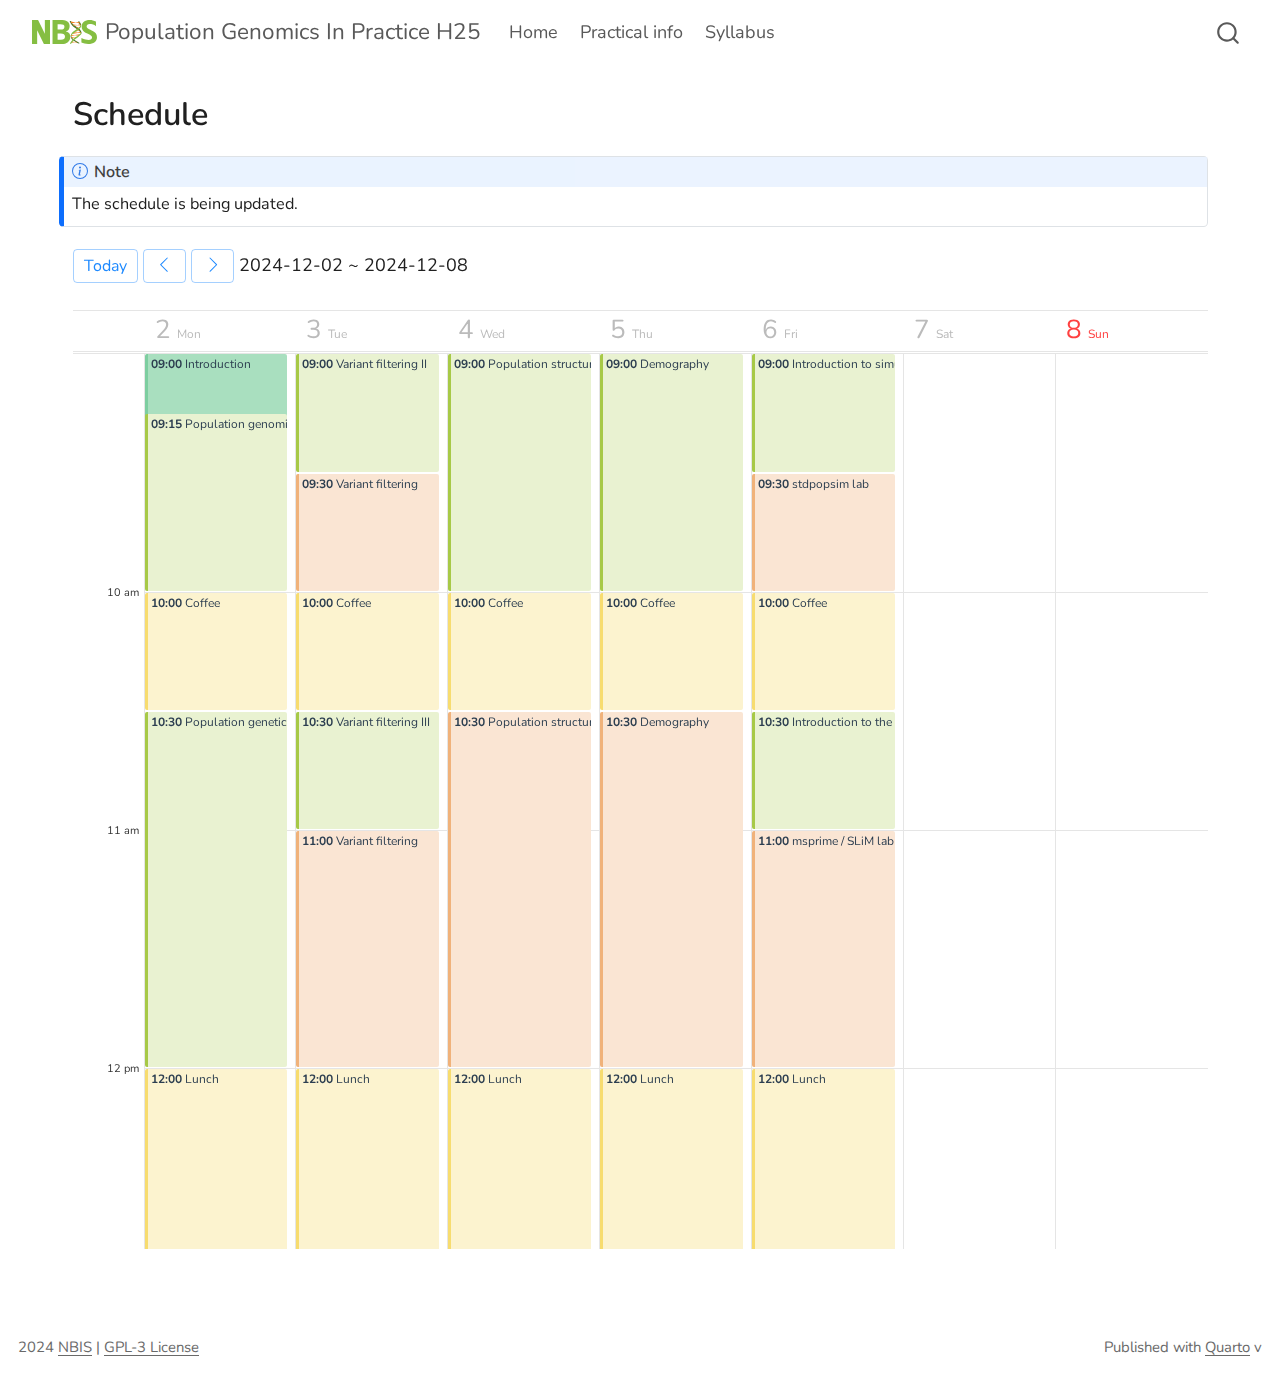
<file: schedule.html>
<!DOCTYPE html>
<html xmlns="http://www.w3.org/1999/xhtml" lang="en" xml:lang="en"><head>
<meta http-equiv="Content-Type" content="text/html; charset=UTF-8">
<meta charset="utf-8">
<meta name="generator" content="quarto-1.5.57">
<meta name="viewport" content="width=device-width, initial-scale=1.0, user-scalable=yes">
<title>Schedule – Population Genomics In Practice H25</title>
<style>
code{white-space: pre-wrap;}
span.smallcaps{font-variant: small-caps;}
div.columns{display: flex; gap: min(4vw, 1.5em);}
div.column{flex: auto; overflow-x: auto;}
div.hanging-indent{margin-left: 1.5em; text-indent: -1.5em;}
ul.task-list{list-style: none;}
ul.task-list li input[type="checkbox"] {
  width: 0.8em;
  margin: 0 0.8em 0.2em -1em; /* quarto-specific, see https://github.com/quarto-dev/quarto-cli/issues/4556 */ 
  vertical-align: middle;
}
</style>

<script src="site_libs/quarto-nav/quarto-nav.js"></script>
<script src="site_libs/quarto-nav/headroom.min.js"></script>
<script src="site_libs/clipboard/clipboard.min.js"></script>
<script src="site_libs/quarto-search/autocomplete.umd.js"></script>
<script src="site_libs/quarto-search/fuse.min.js"></script>
<script src="site_libs/quarto-search/quarto-search.js"></script>
<meta name="quarto:offset" content="./">
<script src="site_libs/quarto-html/quarto.js"></script>
<script src="site_libs/quarto-html/popper.min.js"></script>
<script src="site_libs/quarto-html/tippy.umd.min.js"></script>
<script src="site_libs/quarto-html/anchor.min.js"></script>
<link href="site_libs/quarto-html/tippy.css" rel="stylesheet">
<link href="site_libs/quarto-html/quarto-syntax-highlighting.css" rel="stylesheet" id="quarto-text-highlighting-styles">
<script src="site_libs/bootstrap/bootstrap.min.js"></script>
<link href="site_libs/bootstrap/bootstrap-icons.css" rel="stylesheet">
<link href="site_libs/bootstrap/bootstrap.min.css" rel="stylesheet" id="quarto-bootstrap" data-mode="light"><script id="quarto-search-options" type="application/json">{
  "location": "navbar",
  "copy-button": false,
  "collapse-after": 3,
  "panel-placement": "end",
  "type": "overlay",
  "limit": 50,
  "keyboard-shortcut": [
    "f",
    "/",
    "s"
  ],
  "show-item-context": false,
  "language": {
    "search-no-results-text": "No results",
    "search-matching-documents-text": "matching documents",
    "search-copy-link-title": "Copy link to search",
    "search-hide-matches-text": "Hide additional matches",
    "search-more-match-text": "more match in this document",
    "search-more-matches-text": "more matches in this document",
    "search-clear-button-title": "Clear",
    "search-text-placeholder": "",
    "search-detached-cancel-button-title": "Cancel",
    "search-submit-button-title": "Submit",
    "search-label": "Search"
  }
}</script><script src="site_libs/htmlwidgets-1.6.4/htmlwidgets.js"></script><script src="site_libs/calendar-binding-0.3.4/calendar.js"></script><link href="site_libs/bttn-0.2.4/bttn.min.css" rel="stylesheet">
</head>
<body class="nav-fixed">

<div id="quarto-search-results"></div>
  <header id="quarto-header" class="headroom fixed-top"><nav class="navbar navbar-expand-lg " data-bs-theme="dark"><div class="navbar-container container-fluid">
      <div class="navbar-brand-container mx-auto">
    <a href="./index.html" class="navbar-brand navbar-brand-logo">
    <img src="./assets/logos/nbislogo-green.svg" alt="" class="navbar-logo"></a>
    <a class="navbar-brand" href="./index.html">
    <span class="navbar-title">Population Genomics In Practice H25</span>
    </a>
  </div>
            <div id="quarto-search" class="" title="Search"></div>
          <button class="navbar-toggler" type="button" data-bs-toggle="collapse" data-bs-target="#navbarCollapse" aria-controls="navbarCollapse" role="menu" aria-expanded="false" aria-label="Toggle navigation" onclick="if (window.quartoToggleHeadroom) { window.quartoToggleHeadroom(); }">
  <span class="navbar-toggler-icon"></span>
</button>
          <div class="collapse navbar-collapse" id="navbarCollapse">
            <ul class="navbar-nav navbar-nav-scroll me-auto">
<li class="nav-item">
    <a class="nav-link" href="./index.html"> 
<span class="menu-text">Home</span></a>
  </li>  
  <li class="nav-item">
    <a class="nav-link" href="./info.html"> 
<span class="menu-text">Practical info</span></a>
  </li>  
  <li class="nav-item">
    <a class="nav-link" href="./syllabus.html"> 
<span class="menu-text">Syllabus</span></a>
  </li>  
</ul>
</div> <!-- /navcollapse -->
            <div class="quarto-navbar-tools">
</div>
      </div> <!-- /container-fluid -->
    </nav></header><!-- content --><div id="quarto-content" class="quarto-container page-columns page-rows-contents page-layout-full page-navbar">
<!-- sidebar -->
<!-- margin-sidebar -->
    
<!-- main -->
<main class="content column-page" id="quarto-document-content"><header id="title-block-header" class="quarto-title-block default"><div class="quarto-title">
<h1 class="title">Schedule</h1>
</div>



<div class="quarto-title-meta column-page">

    
  
    
  </div>
  


</header><!-- markdownlint-disable MD041 --><!-- markdownlint-enable MD041 --><div class="callout callout-style-default callout-note callout-titled">
<div class="callout-header d-flex align-content-center">
<div class="callout-icon-container">
<i class="callout-icon"></i>
</div>
<div class="callout-title-container flex-fill">
Note
</div>
</div>
<div class="callout-body-container callout-body">
<p>The schedule is being updated.</p>
</div>
</div>
<div class="cell">
<div class="cell-output-display">
<div class="toastui-calendar calendar html-widget" style="width:100%;height:1000px;">
<div id="htmlwidget-81a22ef4db74e5beead0_menu">
<span id="htmlwidget-81a22ef4db74e5beead0_menu_navi">
<button type="button" class="btn bttn-no-outline action-button" id="htmlwidget-81a22ef4db74e5beead0_today">Today</button>
<button type="button" class="btn bttn-no-outline action-button" id="htmlwidget-81a22ef4db74e5beead0_prev">
<i class="fa fa-chevron-left"></i>
</button>
<button type="button" class="btn bttn-no-outline action-button" id="htmlwidget-81a22ef4db74e5beead0_next">
<i class="fa fa-chevron-right"></i>
</button>
</span>
<span id="htmlwidget-81a22ef4db74e5beead0_renderRange" class="render-range"></span>
</div>
<br><div id="htmlwidget-81a22ef4db74e5beead0" style="width:100%;height:1000px;" class="calendar html-widget" width="100%" height="1000"></div>
</div>
<script type="application/json" data-for="htmlwidget-81a22ef4db74e5beead0">{"x":{"options":{"defaultView":"week","useDetailPopup":true,"useFormPopup":false,"isReadOnly":true,"usageStatistics":false,"week":{"startDayOfWeek":1,"showNowIndicator":true,"hourStart":9,"hourEnd":17,"eventView":["time"],"taskView":false,"endDayOfWeek":4},"calendars":[{"id":"1","name":"Break","color":"#2c3e50","backgroundColor":"#fcf3cf","borderColor":"#f7dc6f"},{"id":"2","name":"Extra","color":"#2c3e50","backgroundColor":"#a9dfbf","borderColor":"#7dcea0"},{"id":"3","name":"Lab","color":"#2c3e50","backgroundColor":"#fae5d3","borderColor":"#f0b27a"},{"id":"4","name":"Talk","color":"#2c3e50","backgroundColor":"#e8daef","borderColor":"#bb8fce"},{"id":"5","name":"Session","color":"#2c3e50","backgroundColor":"#e9f2d1","borderColor":"#a7c947"},{"id":"6","name":"Seminar","color":"#2c3e50","backgroundColor":"#d6eaf8","borderColor":"#85c1e9"}]},"schedules":[{"category":"time","dueDateClass":"","id":"scheduleee1ef29dc6f156ac12a389d1","calendarId":"2","title":"Introduction","body":"Introduction to population genomics in practice <br>PU","start":"2024-12-02 09:00:00","end":"2024-12-02 09:15:00","type":"Extra"},{"category":"time","dueDateClass":"","id":"schedule13c1b4b499322f765f88d516","calendarId":"5","title":"Population genomics in practice","body":"NA <br>PU","start":"2024-12-02 09:15:00","end":"2024-12-02 10:00:00","type":"Talk"},{"category":"time","dueDateClass":"","id":"schedulec0feb1c71cbc6cf58aaf4405","calendarId":"1","title":"Coffee","body":"NA ","start":"2024-12-02 10:00:00","end":"2024-12-02 10:30:00","type":"Break"},{"category":"time","dueDateClass":"","id":"schedule5ecdfe66ec800a824a169fc6","calendarId":"5","title":"Population genetics foundations","body":"Population genetics foundations, history and theory, with a focus on trees as a model to understand evolution. <br>PU","start":"2024-12-02 10:30:00","end":"2024-12-02 12:00:00","type":"Talk"},{"category":"time","dueDateClass":"","id":"schedule9e58da2370fd21434a6dd4ff","calendarId":"1","title":"Lunch","body":"NA ","start":"2024-12-02 12:00:00","end":"2024-12-02 13:00:00","type":"Break"},{"category":"time","dueDateClass":"","id":"schedule0b7748c2f04873a2591dd137","calendarId":"5","title":"Variant calling","body":"NA <br>PU","start":"2024-12-02 13:00:00","end":"2024-12-02 13:30:00","type":"Talk"},{"category":"time","dueDateClass":"","id":"schedule73c8f5275f8fb17d6dbefe44","calendarId":"3","title":"Variant calling","body":"Workflow-based variant calling ","start":"2024-12-02 13:30:00","end":"2024-12-02 14:30:00","type":"Lab"},{"category":"time","dueDateClass":"","id":"scheduleadcfd80f199a77f8542977e5","calendarId":"1","title":"Coffee","body":"NA ","start":"2024-12-02 14:30:00","end":"2024-12-02 15:00:00","type":"Break"},{"category":"time","dueDateClass":"","id":"schedulecb88bf035d4b92970b8b9329","calendarId":"5","title":"Variant filtering","body":"Introduction to variant filtering; no rule of thumb <br>PU","start":"2024-12-02 15:00:00","end":"2024-12-02 15:30:00","type":"Talk"},{"category":"time","dueDateClass":"","id":"schedule220dff691f79c5764e861e16","calendarId":"3","title":"Variant filtering","body":"NA ","start":"2024-12-02 15:30:00","end":"2024-12-02 17:00:00","type":"Lab"},{"category":"time","dueDateClass":"","id":"schedule87577e1e079fb4f005a628b3","calendarId":"5","title":"Variant filtering II","body":"NA <br>PU","start":"2024-12-03 09:00:00","end":"2024-12-03 09:30:00","type":"Talk"},{"category":"time","dueDateClass":"","id":"scheduled30de51cb3ebcf1d629cefbe","calendarId":"3","title":"Variant filtering","body":"Effects of filters ","start":"2024-12-03 09:30:00","end":"2024-12-03 10:00:00","type":"Lab"},{"category":"time","dueDateClass":"","id":"schedulea14b49b5fcc870ee8315d3ad","calendarId":"1","title":"Coffee","body":"NA ","start":"2024-12-03 10:00:00","end":"2024-12-03 10:30:00","type":"Break"},{"category":"time","dueDateClass":"","id":"schedulef4f091259fb7876b0d3dcbb4","calendarId":"5","title":"Variant filtering III","body":"Non-model organism variant filtering <br>PU","start":"2024-12-03 10:30:00","end":"2024-12-03 11:00:00","type":"Talk"},{"category":"time","dueDateClass":"","id":"schedule6f884ae1b7c859b76aa4f195","calendarId":"3","title":"Variant filtering","body":"Coverage masks ","start":"2024-12-03 11:00:00","end":"2024-12-03 12:00:00","type":"Lab"},{"category":"time","dueDateClass":"","id":"schedule9a6dd99610f2552eea687bbb","calendarId":"1","title":"Lunch","body":"NA ","start":"2024-12-03 12:00:00","end":"2024-12-03 13:00:00","type":"Break"},{"category":"time","dueDateClass":"","id":"schedule2313fe9ac270811b873283cf","calendarId":"5","title":"Genetic diversity","body":"Summarizing genetic variation data; pi, Watterson's theta <br>PU","start":"2024-12-03 13:00:00","end":"2024-12-03 13:30:00","type":"Talk"},{"category":"time","dueDateClass":"","id":"schedule72d3244aabd81ef086c137c9","calendarId":"3","title":"Genetic diversity","body":"pixy, vcftools ","start":"2024-12-03 13:30:00","end":"2024-12-03 14:30:00","type":"Lab"},{"category":"time","dueDateClass":"","id":"schedule68906798e401d610c564c0e1","calendarId":"1","title":"Coffee","body":"NA ","start":"2024-12-03 14:30:00","end":"2024-12-03 15:00:00","type":"Break"},{"category":"time","dueDateClass":"","id":"schedule82273b9c38ad50b29e264401","calendarId":"5","title":"Genetic diversity II","body":"dXY, Fst, relation to trees and branch lengths, relation to recombination <br>PU","start":"2024-12-03 15:00:00","end":"2024-12-03 15:30:00","type":"Talk"},{"category":"time","dueDateClass":"","id":"schedulead0991a5be4c31f1e3c73742","calendarId":"3","title":"Genetic diversity","body":"Branch length statistics ","start":"2024-12-03 15:30:00","end":"2024-12-03 17:00:00","type":"Lab"},{"category":"time","dueDateClass":"","id":"schedule9027382aaa698a6fb725ff4f","calendarId":"5","title":"Population structure","body":"NA <br>NO","start":"2024-12-04 09:00:00","end":"2024-12-04 10:00:00","type":"Talk"},{"category":"time","dueDateClass":"","id":"schedule9b14ce16fc6b0eb06a207f04","calendarId":"1","title":"Coffee","body":"NA ","start":"2024-12-04 10:00:00","end":"2024-12-04 10:30:00","type":"Break"},{"category":"time","dueDateClass":"","id":"scheduleff090f6eb237988ad0d789f0","calendarId":"3","title":"Population structure","body":"NA ","start":"2024-12-04 10:30:00","end":"2024-12-04 12:00:00","type":"Lab"},{"category":"time","dueDateClass":"","id":"schedule53acbb30f09fa078dece471e","calendarId":"1","title":"Lunch","body":"NA ","start":"2024-12-04 12:00:00","end":"2024-12-04 13:00:00","type":"Break"},{"category":"time","dueDateClass":"","id":"schedule2bf13060af3329d6dd31cdaf","calendarId":"5","title":"TBA","body":"NA ","start":"2024-12-04 13:00:00","end":"2024-12-04 13:30:00","type":"Talk"},{"category":"time","dueDateClass":"","id":"schedule2e880c7437f7fc077ece18a6","calendarId":"3","title":"TBA","body":"NA ","start":"2024-12-04 13:30:00","end":"2024-12-04 14:30:00","type":"Lab"},{"category":"time","dueDateClass":"","id":"schedule540d2b9c778f1a3eb62ce056","calendarId":"1","title":"Coffee","body":"NA ","start":"2024-12-04 14:30:00","end":"2024-12-04 15:00:00","type":"Break"},{"category":"time","dueDateClass":"","id":"schedule3cc7e135a2ae470ff66998a3","calendarId":"5","title":"TBA","body":"NA ","start":"2024-12-04 15:00:00","end":"2024-12-04 15:30:00","type":"Talk"},{"category":"time","dueDateClass":"","id":"schedulec54716a92b74bb5c608ceafb","calendarId":"3","title":"TBA","body":"NA ","start":"2024-12-04 15:30:00","end":"2024-12-04 17:00:00","type":"Lab"},{"category":"time","dueDateClass":"","id":"schedule985c3675324d5841c49538de","calendarId":"5","title":"Demography","body":"NA <br>AS","start":"2024-12-05 09:00:00","end":"2024-12-05 10:00:00","type":"Talk"},{"category":"time","dueDateClass":"","id":"schedule0c4ed1c2060e265df3861ab5","calendarId":"1","title":"Coffee","body":"NA ","start":"2024-12-05 10:00:00","end":"2024-12-05 10:30:00","type":"Break"},{"category":"time","dueDateClass":"","id":"schedule5706b22863f1111d65750a57","calendarId":"3","title":"Demography","body":"NA <br>AS","start":"2024-12-05 10:30:00","end":"2024-12-05 12:00:00","type":"Lab"},{"category":"time","dueDateClass":"","id":"schedule25fe2f5d2a62fa3876788f36","calendarId":"1","title":"Lunch","body":"NA ","start":"2024-12-05 12:00:00","end":"2024-12-05 13:00:00","type":"Break"},{"category":"time","dueDateClass":"","id":"schedule9e106c32eb7f902b7e19af27","calendarId":"5","title":"Selection","body":"NA <br>JH","start":"2024-12-05 13:00:00","end":"2024-12-05 14:00:00","type":"Talk"},{"category":"time","dueDateClass":"","id":"schedule96e53b0116d1ea4084ebb59e","calendarId":"3","title":"Selection","body":"NA ","start":"2024-12-05 14:00:00","end":"2024-12-05 14:30:00","type":"Lab"},{"category":"time","dueDateClass":"","id":"schedule0edc29f14fb4cfb97b7d8dda","calendarId":"1","title":"Coffee","body":"NA ","start":"2024-12-05 14:30:00","end":"2024-12-05 15:00:00","type":"Break"},{"category":"time","dueDateClass":"","id":"schedule8158fc9e9396e46b87675d62","calendarId":"3","title":"Selection","body":"NA ","start":"2024-12-05 15:00:00","end":"2024-12-05 17:00:00","type":"Lab"},{"category":"time","dueDateClass":"","id":"scheduledc56e6655b4ba05c601f95e8","calendarId":"5","title":"Introduction to simulation","body":"NA <br>PU","start":"2024-12-06 09:00:00","end":"2024-12-06 09:30:00","type":"Talk"},{"category":"time","dueDateClass":"","id":"schedule372e776c404d218b5e1226f1","calendarId":"3","title":"stdpopsim lab","body":"NA ","start":"2024-12-06 09:30:00","end":"2024-12-06 10:00:00","type":"Lab"},{"category":"time","dueDateClass":"","id":"schedulea000ea8da82899dd78bb71ea","calendarId":"1","title":"Coffee","body":"NA ","start":"2024-12-06 10:00:00","end":"2024-12-06 10:30:00","type":"Break"},{"category":"time","dueDateClass":"","id":"scheduled36b81a178217e6104debe5c","calendarId":"5","title":"Introduction to the coalescent","body":"NA ","start":"2024-12-06 10:30:00","end":"2024-12-06 11:00:00","type":"Talk"},{"category":"time","dueDateClass":"","id":"schedule9ed7c61ed04503287ec167c3","calendarId":"3","title":"msprime / SLiM lab","body":"NA ","start":"2024-12-06 11:00:00","end":"2024-12-06 12:00:00","type":"Lab"},{"category":"time","dueDateClass":"","id":"schedulecaeed3718b0d0a5706c93f2f","calendarId":"1","title":"Lunch","body":"NA ","start":"2024-12-06 12:00:00","end":"2024-12-06 13:00:00","type":"Break"},{"category":"time","dueDateClass":"","id":"schedulec048986031de02304e456cab","calendarId":"4","title":"Research lecture","body":"NA ","start":"2024-12-06 13:00:00","end":"2024-12-06 14:00:00","type":"Seminar"},{"category":"time","dueDateClass":"","id":"schedulede8960310a9a76c750789ca4","calendarId":"2","title":"Catchup time","body":"NA ","start":"2024-12-06 14:00:00","end":"2024-12-06 14:30:00","type":"Extra"},{"category":"time","dueDateClass":"","id":"schedulecf798f342150c4e6d7549416","calendarId":"1","title":"Coffee","body":"NA ","start":"2024-12-06 14:30:00","end":"2024-12-06 15:00:00","type":"Break"},{"category":"time","dueDateClass":"","id":"schedulee5cee67ce5430065dc80d7fc","calendarId":"2","title":"Catchup time","body":"NA ","start":"2024-12-06 15:00:00","end":"2024-12-06 15:30:00","type":"Extra"},{"category":"time","dueDateClass":"","id":"schedule1bb9dabc83eece9d7b44c2ea","calendarId":"2","title":"Project discussion / wrapup","body":"NA ","start":"2024-12-06 15:30:00","end":"2024-12-06 17:00:00","type":"Extra"}],"navigation":true,"defaultDate":"2024-12-02","events":[],"navigationOptions":{"today_label":"Today","prev_label":"<svg xmlns=\"http://www.w3.org/2000/svg\" viewbox=\"0 0 256 256\" class=\"phosphor-svg\" height=\"1.33em\" fill=\"currentColor\" style=\"vertical-align:-0.25em;\">\n  <path d=\"M164.24,203.76a6,6,0,1,1-8.48,8.48l-80-80a6,6,0,0,1,0-8.48l80-80a6,6,0,0,1,8.48,8.48L88.49,128Z\"><\/path>\n  <title>caret-left-light<\/title>\n<\/svg>","next_label":"<svg xmlns=\"http://www.w3.org/2000/svg\" viewbox=\"0 0 256 256\" class=\"phosphor-svg\" height=\"1.33em\" fill=\"currentColor\" style=\"vertical-align:-0.25em;\">\n  <path d=\"M180.24,132.24l-80,80a6,6,0,0,1-8.48-8.48L167.51,128,91.76,52.24a6,6,0,0,1,8.48-8.48l80,80A6,6,0,0,1,180.24,132.24Z\"><\/path>\n  <title>caret-right-light<\/title>\n<\/svg>","class":" bttn-bordered bttn-sm bttn-primary","fmt_date":"YYYY-MM-DD","sep_date":" ~ "}},"evals":[],"jsHooks":[]}</script>
</div>
</div>



</main><!-- /main --><script id="quarto-html-after-body" type="application/javascript">
window.document.addEventListener("DOMContentLoaded", function (event) {
  const toggleBodyColorMode = (bsSheetEl) => {
    const mode = bsSheetEl.getAttribute("data-mode");
    const bodyEl = window.document.querySelector("body");
    if (mode === "dark") {
      bodyEl.classList.add("quarto-dark");
      bodyEl.classList.remove("quarto-light");
    } else {
      bodyEl.classList.add("quarto-light");
      bodyEl.classList.remove("quarto-dark");
    }
  }
  const toggleBodyColorPrimary = () => {
    const bsSheetEl = window.document.querySelector("link#quarto-bootstrap");
    if (bsSheetEl) {
      toggleBodyColorMode(bsSheetEl);
    }
  }
  toggleBodyColorPrimary();  
  const icon = "";
  const anchorJS = new window.AnchorJS();
  anchorJS.options = {
    placement: 'right',
    icon: icon
  };
  anchorJS.add('.anchored');
  const isCodeAnnotation = (el) => {
    for (const clz of el.classList) {
      if (clz.startsWith('code-annotation-')) {                     
        return true;
      }
    }
    return false;
  }
  const onCopySuccess = function(e) {
    // button target
    const button = e.trigger;
    // don't keep focus
    button.blur();
    // flash "checked"
    button.classList.add('code-copy-button-checked');
    var currentTitle = button.getAttribute("title");
    button.setAttribute("title", "Copied!");
    let tooltip;
    if (window.bootstrap) {
      button.setAttribute("data-bs-toggle", "tooltip");
      button.setAttribute("data-bs-placement", "left");
      button.setAttribute("data-bs-title", "Copied!");
      tooltip = new bootstrap.Tooltip(button, 
        { trigger: "manual", 
          customClass: "code-copy-button-tooltip",
          offset: [0, -8]});
      tooltip.show();    
    }
    setTimeout(function() {
      if (tooltip) {
        tooltip.hide();
        button.removeAttribute("data-bs-title");
        button.removeAttribute("data-bs-toggle");
        button.removeAttribute("data-bs-placement");
      }
      button.setAttribute("title", currentTitle);
      button.classList.remove('code-copy-button-checked');
    }, 1000);
    // clear code selection
    e.clearSelection();
  }
  const getTextToCopy = function(trigger) {
      const codeEl = trigger.previousElementSibling.cloneNode(true);
      for (const childEl of codeEl.children) {
        if (isCodeAnnotation(childEl)) {
          childEl.remove();
        }
      }
      return codeEl.innerText;
  }
  const clipboard = new window.ClipboardJS('.code-copy-button:not([data-in-quarto-modal])', {
    text: getTextToCopy
  });
  clipboard.on('success', onCopySuccess);
  if (window.document.getElementById('quarto-embedded-source-code-modal')) {
    // For code content inside modals, clipBoardJS needs to be initialized with a container option
    // TODO: Check when it could be a function (https://github.com/zenorocha/clipboard.js/issues/860)
    const clipboardModal = new window.ClipboardJS('.code-copy-button[data-in-quarto-modal]', {
      text: getTextToCopy,
      container: window.document.getElementById('quarto-embedded-source-code-modal')
    });
    clipboardModal.on('success', onCopySuccess);
  }
    var localhostRegex = new RegExp(/^(?:http|https):\/\/localhost\:?[0-9]*\//);
    var mailtoRegex = new RegExp(/^mailto:/);
      var filterRegex = new RegExp("https:\/\/NBISweden\.github\.io\/workshop-pgip\/");
    var isInternal = (href) => {
        return filterRegex.test(href) || localhostRegex.test(href) || mailtoRegex.test(href);
    }
    // Inspect non-navigation links and adorn them if external
 	var links = window.document.querySelectorAll('a[href]:not(.nav-link):not(.navbar-brand):not(.toc-action):not(.sidebar-link):not(.sidebar-item-toggle):not(.pagination-link):not(.no-external):not([aria-hidden]):not(.dropdown-item):not(.quarto-navigation-tool):not(.about-link)');
    for (var i=0; i<links.length; i++) {
      const link = links[i];
      if (!isInternal(link.href)) {
        // undo the damage that might have been done by quarto-nav.js in the case of
        // links that we want to consider external
        if (link.dataset.originalHref !== undefined) {
          link.href = link.dataset.originalHref;
        }
      }
    }
  function tippyHover(el, contentFn, onTriggerFn, onUntriggerFn) {
    const config = {
      allowHTML: true,
      maxWidth: 500,
      delay: 100,
      arrow: false,
      appendTo: function(el) {
          return el.parentElement;
      },
      interactive: true,
      interactiveBorder: 10,
      theme: 'quarto',
      placement: 'bottom-start',
    };
    if (contentFn) {
      config.content = contentFn;
    }
    if (onTriggerFn) {
      config.onTrigger = onTriggerFn;
    }
    if (onUntriggerFn) {
      config.onUntrigger = onUntriggerFn;
    }
    window.tippy(el, config); 
  }
  const noterefs = window.document.querySelectorAll('a[role="doc-noteref"]');
  for (var i=0; i<noterefs.length; i++) {
    const ref = noterefs[i];
    tippyHover(ref, function() {
      // use id or data attribute instead here
      let href = ref.getAttribute('data-footnote-href') || ref.getAttribute('href');
      try { href = new URL(href).hash; } catch {}
      const id = href.replace(/^#\/?/, "");
      const note = window.document.getElementById(id);
      if (note) {
        return note.innerHTML;
      } else {
        return "";
      }
    });
  }
  const xrefs = window.document.querySelectorAll('a.quarto-xref');
  const processXRef = (id, note) => {
    // Strip column container classes
    const stripColumnClz = (el) => {
      el.classList.remove("page-full", "page-columns");
      if (el.children) {
        for (const child of el.children) {
          stripColumnClz(child);
        }
      }
    }
    stripColumnClz(note)
    if (id === null || id.startsWith('sec-')) {
      // Special case sections, only their first couple elements
      const container = document.createElement("div");
      if (note.children && note.children.length > 2) {
        container.appendChild(note.children[0].cloneNode(true));
        for (let i = 1; i < note.children.length; i++) {
          const child = note.children[i];
          if (child.tagName === "P" && child.innerText === "") {
            continue;
          } else {
            container.appendChild(child.cloneNode(true));
            break;
          }
        }
        if (window.Quarto?.typesetMath) {
          window.Quarto.typesetMath(container);
        }
        return container.innerHTML
      } else {
        if (window.Quarto?.typesetMath) {
          window.Quarto.typesetMath(note);
        }
        return note.innerHTML;
      }
    } else {
      // Remove any anchor links if they are present
      const anchorLink = note.querySelector('a.anchorjs-link');
      if (anchorLink) {
        anchorLink.remove();
      }
      if (window.Quarto?.typesetMath) {
        window.Quarto.typesetMath(note);
      }
      // TODO in 1.5, we should make sure this works without a callout special case
      if (note.classList.contains("callout")) {
        return note.outerHTML;
      } else {
        return note.innerHTML;
      }
    }
  }
  for (var i=0; i<xrefs.length; i++) {
    const xref = xrefs[i];
    tippyHover(xref, undefined, function(instance) {
      instance.disable();
      let url = xref.getAttribute('href');
      let hash = undefined; 
      if (url.startsWith('#')) {
        hash = url;
      } else {
        try { hash = new URL(url).hash; } catch {}
      }
      if (hash) {
        const id = hash.replace(/^#\/?/, "");
        const note = window.document.getElementById(id);
        if (note !== null) {
          try {
            const html = processXRef(id, note.cloneNode(true));
            instance.setContent(html);
          } finally {
            instance.enable();
            instance.show();
          }
        } else {
          // See if we can fetch this
          fetch(url.split('#')[0])
          .then(res => res.text())
          .then(html => {
            const parser = new DOMParser();
            const htmlDoc = parser.parseFromString(html, "text/html");
            const note = htmlDoc.getElementById(id);
            if (note !== null) {
              const html = processXRef(id, note);
              instance.setContent(html);
            } 
          }).finally(() => {
            instance.enable();
            instance.show();
          });
        }
      } else {
        // See if we can fetch a full url (with no hash to target)
        // This is a special case and we should probably do some content thinning / targeting
        fetch(url)
        .then(res => res.text())
        .then(html => {
          const parser = new DOMParser();
          const htmlDoc = parser.parseFromString(html, "text/html");
          const note = htmlDoc.querySelector('main.content');
          if (note !== null) {
            // This should only happen for chapter cross references
            // (since there is no id in the URL)
            // remove the first header
            if (note.children.length > 0 && note.children[0].tagName === "HEADER") {
              note.children[0].remove();
            }
            const html = processXRef(null, note);
            instance.setContent(html);
          } 
        }).finally(() => {
          instance.enable();
          instance.show();
        });
      }
    }, function(instance) {
    });
  }
      let selectedAnnoteEl;
      const selectorForAnnotation = ( cell, annotation) => {
        let cellAttr = 'data-code-cell="' + cell + '"';
        let lineAttr = 'data-code-annotation="' +  annotation + '"';
        const selector = 'span[' + cellAttr + '][' + lineAttr + ']';
        return selector;
      }
      const selectCodeLines = (annoteEl) => {
        const doc = window.document;
        const targetCell = annoteEl.getAttribute("data-target-cell");
        const targetAnnotation = annoteEl.getAttribute("data-target-annotation");
        const annoteSpan = window.document.querySelector(selectorForAnnotation(targetCell, targetAnnotation));
        const lines = annoteSpan.getAttribute("data-code-lines").split(",");
        const lineIds = lines.map((line) => {
          return targetCell + "-" + line;
        })
        let top = null;
        let height = null;
        let parent = null;
        if (lineIds.length > 0) {
            //compute the position of the single el (top and bottom and make a div)
            const el = window.document.getElementById(lineIds[0]);
            top = el.offsetTop;
            height = el.offsetHeight;
            parent = el.parentElement.parentElement;
          if (lineIds.length > 1) {
            const lastEl = window.document.getElementById(lineIds[lineIds.length - 1]);
            const bottom = lastEl.offsetTop + lastEl.offsetHeight;
            height = bottom - top;
          }
          if (top !== null && height !== null && parent !== null) {
            // cook up a div (if necessary) and position it 
            let div = window.document.getElementById("code-annotation-line-highlight");
            if (div === null) {
              div = window.document.createElement("div");
              div.setAttribute("id", "code-annotation-line-highlight");
              div.style.position = 'absolute';
              parent.appendChild(div);
            }
            div.style.top = top - 2 + "px";
            div.style.height = height + 4 + "px";
            div.style.left = 0;
            let gutterDiv = window.document.getElementById("code-annotation-line-highlight-gutter");
            if (gutterDiv === null) {
              gutterDiv = window.document.createElement("div");
              gutterDiv.setAttribute("id", "code-annotation-line-highlight-gutter");
              gutterDiv.style.position = 'absolute';
              const codeCell = window.document.getElementById(targetCell);
              const gutter = codeCell.querySelector('.code-annotation-gutter');
              gutter.appendChild(gutterDiv);
            }
            gutterDiv.style.top = top - 2 + "px";
            gutterDiv.style.height = height + 4 + "px";
          }
          selectedAnnoteEl = annoteEl;
        }
      };
      const unselectCodeLines = () => {
        const elementsIds = ["code-annotation-line-highlight", "code-annotation-line-highlight-gutter"];
        elementsIds.forEach((elId) => {
          const div = window.document.getElementById(elId);
          if (div) {
            div.remove();
          }
        });
        selectedAnnoteEl = undefined;
      };
        // Handle positioning of the toggle
    window.addEventListener(
      "resize",
      throttle(() => {
        elRect = undefined;
        if (selectedAnnoteEl) {
          selectCodeLines(selectedAnnoteEl);
        }
      }, 10)
    );
    function throttle(fn, ms) {
    let throttle = false;
    let timer;
      return (...args) => {
        if(!throttle) { // first call gets through
            fn.apply(this, args);
            throttle = true;
        } else { // all the others get throttled
            if(timer) clearTimeout(timer); // cancel #2
            timer = setTimeout(() => {
              fn.apply(this, args);
              timer = throttle = false;
            }, ms);
        }
      };
    }
      // Attach click handler to the DT
      const annoteDls = window.document.querySelectorAll('dt[data-target-cell]');
      for (const annoteDlNode of annoteDls) {
        annoteDlNode.addEventListener('click', (event) => {
          const clickedEl = event.target;
          if (clickedEl !== selectedAnnoteEl) {
            unselectCodeLines();
            const activeEl = window.document.querySelector('dt[data-target-cell].code-annotation-active');
            if (activeEl) {
              activeEl.classList.remove('code-annotation-active');
            }
            selectCodeLines(clickedEl);
            clickedEl.classList.add('code-annotation-active');
          } else {
            // Unselect the line
            unselectCodeLines();
            clickedEl.classList.remove('code-annotation-active');
          }
        });
      }
  const findCites = (el) => {
    const parentEl = el.parentElement;
    if (parentEl) {
      const cites = parentEl.dataset.cites;
      if (cites) {
        return {
          el,
          cites: cites.split(' ')
        };
      } else {
        return findCites(el.parentElement)
      }
    } else {
      return undefined;
    }
  };
  var bibliorefs = window.document.querySelectorAll('a[role="doc-biblioref"]');
  for (var i=0; i<bibliorefs.length; i++) {
    const ref = bibliorefs[i];
    const citeInfo = findCites(ref);
    if (citeInfo) {
      tippyHover(citeInfo.el, function() {
        var popup = window.document.createElement('div');
        citeInfo.cites.forEach(function(cite) {
          var citeDiv = window.document.createElement('div');
          citeDiv.classList.add('hanging-indent');
          citeDiv.classList.add('csl-entry');
          var biblioDiv = window.document.getElementById('ref-' + cite);
          if (biblioDiv) {
            citeDiv.innerHTML = biblioDiv.innerHTML;
          }
          popup.appendChild(citeDiv);
        });
        return popup.innerHTML;
      });
    }
  }
});
</script>
</div> <!-- /content -->
<footer class="footer"><div class="nav-footer">
    <div class="nav-footer-left">
<p>2024 <a href="https://nbis.se">NBIS</a> | <a href="https://choosealicense.com/licenses/gpl-3.0/">GPL-3 License</a></p>
</div>   
    <div class="nav-footer-center">
      &nbsp;
    </div>
    <div class="nav-footer-right">
<p>Published with <a href="https://quarto.org/">Quarto</a> v<!--?quarto.version ?--></p>
</div>
  </div>
</footer>


</body></html>
</file>
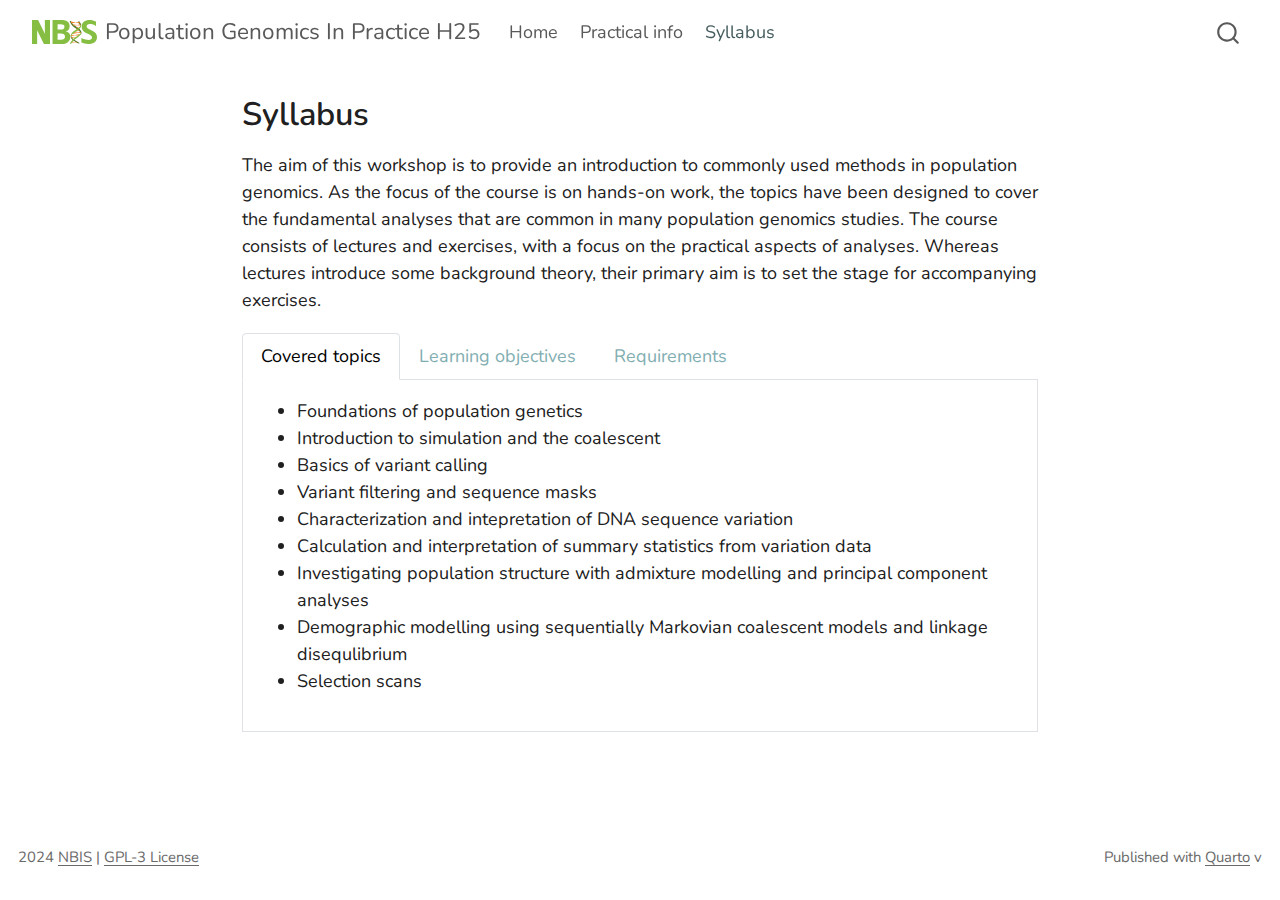
<file: syllabus.html>
<!DOCTYPE html>
<html xmlns="http://www.w3.org/1999/xhtml" lang="en" xml:lang="en"><head>

<meta charset="utf-8">
<meta name="generator" content="quarto-1.5.57">

<meta name="viewport" content="width=device-width, initial-scale=1.0, user-scalable=yes">


<title>Syllabus – Population Genomics In Practice H25</title>
<style>
code{white-space: pre-wrap;}
span.smallcaps{font-variant: small-caps;}
div.columns{display: flex; gap: min(4vw, 1.5em);}
div.column{flex: auto; overflow-x: auto;}
div.hanging-indent{margin-left: 1.5em; text-indent: -1.5em;}
ul.task-list{list-style: none;}
ul.task-list li input[type="checkbox"] {
  width: 0.8em;
  margin: 0 0.8em 0.2em -1em; /* quarto-specific, see https://github.com/quarto-dev/quarto-cli/issues/4556 */ 
  vertical-align: middle;
}
</style>


<script src="site_libs/quarto-nav/quarto-nav.js"></script>
<script src="site_libs/quarto-nav/headroom.min.js"></script>
<script src="site_libs/clipboard/clipboard.min.js"></script>
<script src="site_libs/quarto-search/autocomplete.umd.js"></script>
<script src="site_libs/quarto-search/fuse.min.js"></script>
<script src="site_libs/quarto-search/quarto-search.js"></script>
<meta name="quarto:offset" content="./">
<script src="site_libs/quarto-html/quarto.js"></script>
<script src="site_libs/quarto-html/popper.min.js"></script>
<script src="site_libs/quarto-html/tippy.umd.min.js"></script>
<script src="site_libs/quarto-html/anchor.min.js"></script>
<link href="site_libs/quarto-html/tippy.css" rel="stylesheet">
<link href="site_libs/quarto-html/quarto-syntax-highlighting.css" rel="stylesheet" id="quarto-text-highlighting-styles">
<script src="site_libs/bootstrap/bootstrap.min.js"></script>
<link href="site_libs/bootstrap/bootstrap-icons.css" rel="stylesheet">
<link href="site_libs/bootstrap/bootstrap.min.css" rel="stylesheet" id="quarto-bootstrap" data-mode="light">
<script id="quarto-search-options" type="application/json">{
  "location": "navbar",
  "copy-button": false,
  "collapse-after": 3,
  "panel-placement": "end",
  "type": "overlay",
  "limit": 50,
  "keyboard-shortcut": [
    "f",
    "/",
    "s"
  ],
  "show-item-context": false,
  "language": {
    "search-no-results-text": "No results",
    "search-matching-documents-text": "matching documents",
    "search-copy-link-title": "Copy link to search",
    "search-hide-matches-text": "Hide additional matches",
    "search-more-match-text": "more match in this document",
    "search-more-matches-text": "more matches in this document",
    "search-clear-button-title": "Clear",
    "search-text-placeholder": "",
    "search-detached-cancel-button-title": "Cancel",
    "search-submit-button-title": "Submit",
    "search-label": "Search"
  }
}</script>


</head>

<body class="nav-fixed fullcontent">

<div id="quarto-search-results"></div>
  <header id="quarto-header" class="headroom fixed-top">
    <nav class="navbar navbar-expand-lg " data-bs-theme="dark">
      <div class="navbar-container container-fluid">
      <div class="navbar-brand-container mx-auto">
    <a href="./index.html" class="navbar-brand navbar-brand-logo">
    <img src="./assets/logos/nbislogo-green.svg" alt="" class="navbar-logo">
    </a>
    <a class="navbar-brand" href="./index.html">
    <span class="navbar-title">Population Genomics In Practice H25</span>
    </a>
  </div>
            <div id="quarto-search" class="" title="Search"></div>
          <button class="navbar-toggler" type="button" data-bs-toggle="collapse" data-bs-target="#navbarCollapse" aria-controls="navbarCollapse" role="menu" aria-expanded="false" aria-label="Toggle navigation" onclick="if (window.quartoToggleHeadroom) { window.quartoToggleHeadroom(); }">
  <span class="navbar-toggler-icon"></span>
</button>
          <div class="collapse navbar-collapse" id="navbarCollapse">
            <ul class="navbar-nav navbar-nav-scroll me-auto">
  <li class="nav-item">
    <a class="nav-link" href="./index.html"> 
<span class="menu-text">Home</span></a>
  </li>  
  <li class="nav-item">
    <a class="nav-link" href="./info.html"> 
<span class="menu-text">Practical info</span></a>
  </li>  
  <li class="nav-item">
    <a class="nav-link active" href="./syllabus.html" aria-current="page"> 
<span class="menu-text">Syllabus</span></a>
  </li>  
</ul>
          </div> <!-- /navcollapse -->
            <div class="quarto-navbar-tools">
</div>
      </div> <!-- /container-fluid -->
    </nav>
</header>
<!-- content -->
<div id="quarto-content" class="quarto-container page-columns page-rows-contents page-layout-article page-navbar">
<!-- sidebar -->
<!-- margin-sidebar -->
    
<!-- main -->
<main class="content" id="quarto-document-content">

<header id="title-block-header">
<h1 class="title display-7">Syllabus</h1>

</header>


<p>The aim of this workshop is to provide an introduction to commonly used methods in population genomics. As the focus of the course is on hands-on work, the topics have been designed to cover the fundamental analyses that are common in many population genomics studies. The course consists of lectures and exercises, with a focus on the practical aspects of analyses. Whereas lectures introduce some background theory, their primary aim is to set the stage for accompanying exercises.</p>
<div class="tabset-margin-container"></div><div class="panel-tabset">
<ul class="nav nav-tabs" role="tablist"><li class="nav-item" role="presentation"><a class="nav-link active" id="tabset-1-1-tab" data-bs-toggle="tab" data-bs-target="#tabset-1-1" role="tab" aria-controls="tabset-1-1" aria-selected="true">Covered topics</a></li><li class="nav-item" role="presentation"><a class="nav-link" id="tabset-1-2-tab" data-bs-toggle="tab" data-bs-target="#tabset-1-2" role="tab" aria-controls="tabset-1-2" aria-selected="false">Learning objectives</a></li><li class="nav-item" role="presentation"><a class="nav-link" id="tabset-1-3-tab" data-bs-toggle="tab" data-bs-target="#tabset-1-3" role="tab" aria-controls="tabset-1-3" aria-selected="false">Requirements</a></li></ul>
<div class="tab-content">
<div id="tabset-1-1" class="tab-pane active" role="tabpanel" aria-labelledby="tabset-1-1-tab">
<ul>
<li>Foundations of population genetics</li>
<li>Introduction to simulation and the coalescent</li>
<li>Basics of variant calling</li>
<li>Variant filtering and sequence masks</li>
<li>Characterization and intepretation of DNA sequence variation</li>
<li>Calculation and interpretation of summary statistics from variation data</li>
<li>Investigating population structure with admixture modelling and principal component analyses</li>
<li>Demographic modelling using sequentially Markovian coalescent models and linkage disequlibrium</li>
<li>Selection scans</li>
</ul>
</div>
<div id="tabset-1-2" class="tab-pane" role="tabpanel" aria-labelledby="tabset-1-2-tab">
<p>Upon completion of this course, you will be able to:</p>
<ul>
<li>describe the different forces of evolution and how they influence genetic variation</li>
<li>understand and interpret genealogical trees and how they relate to genetic variation data</li>
<li>describe the basics of the coalescent</li>
<li>perform simple coalescent simulations with msprime</li>
<li>run simple SLiM forward simulation models</li>
<li>describe and run the steps of a variant calling pipeline, including quality control of raw reads, read mapping, and variant calling</li>
<li>know how and when to filter raw variant calls using manual coverage filters</li>
<li>describe and calculate nucleotide diversity from variation data</li>
<li>analyze population structure with admixture modelling and dimensionality reduction methods</li>
<li>perform demographic modelling with sequential Markovian coalescent models</li>
<li>describe methods that identify regions undergoing adaptation and selection</li>
<li>run selection scans, score identified regions and interpret findings in the context of genome annotations</li>
</ul>
</div>
<div id="tabset-1-3" class="tab-pane" role="tabpanel" aria-labelledby="tabset-1-3-tab">
<ul>
<li>Basic knowledge in R or Python</li>
<li>Basic knowledge of variant calling, or the equivalent of NBIS course “Introduction to Bioinformatics using NGS data”</li>
<li>Basic knowledge of population genetics</li>
<li>Basic understanding of frequentist statistics</li>
<li>A computer</li>
</ul>
<p>Desirable:</p>
<ul>
<li>Experience with analysis of NGS and other omic data</li>
</ul>
</div>
</div>
</div>



</main> <!-- /main -->
<script id="quarto-html-after-body" type="application/javascript">
window.document.addEventListener("DOMContentLoaded", function (event) {
  const toggleBodyColorMode = (bsSheetEl) => {
    const mode = bsSheetEl.getAttribute("data-mode");
    const bodyEl = window.document.querySelector("body");
    if (mode === "dark") {
      bodyEl.classList.add("quarto-dark");
      bodyEl.classList.remove("quarto-light");
    } else {
      bodyEl.classList.add("quarto-light");
      bodyEl.classList.remove("quarto-dark");
    }
  }
  const toggleBodyColorPrimary = () => {
    const bsSheetEl = window.document.querySelector("link#quarto-bootstrap");
    if (bsSheetEl) {
      toggleBodyColorMode(bsSheetEl);
    }
  }
  toggleBodyColorPrimary();  
  const icon = "";
  const anchorJS = new window.AnchorJS();
  anchorJS.options = {
    placement: 'right',
    icon: icon
  };
  anchorJS.add('.anchored');
  const isCodeAnnotation = (el) => {
    for (const clz of el.classList) {
      if (clz.startsWith('code-annotation-')) {                     
        return true;
      }
    }
    return false;
  }
  const onCopySuccess = function(e) {
    // button target
    const button = e.trigger;
    // don't keep focus
    button.blur();
    // flash "checked"
    button.classList.add('code-copy-button-checked');
    var currentTitle = button.getAttribute("title");
    button.setAttribute("title", "Copied!");
    let tooltip;
    if (window.bootstrap) {
      button.setAttribute("data-bs-toggle", "tooltip");
      button.setAttribute("data-bs-placement", "left");
      button.setAttribute("data-bs-title", "Copied!");
      tooltip = new bootstrap.Tooltip(button, 
        { trigger: "manual", 
          customClass: "code-copy-button-tooltip",
          offset: [0, -8]});
      tooltip.show();    
    }
    setTimeout(function() {
      if (tooltip) {
        tooltip.hide();
        button.removeAttribute("data-bs-title");
        button.removeAttribute("data-bs-toggle");
        button.removeAttribute("data-bs-placement");
      }
      button.setAttribute("title", currentTitle);
      button.classList.remove('code-copy-button-checked');
    }, 1000);
    // clear code selection
    e.clearSelection();
  }
  const getTextToCopy = function(trigger) {
      const codeEl = trigger.previousElementSibling.cloneNode(true);
      for (const childEl of codeEl.children) {
        if (isCodeAnnotation(childEl)) {
          childEl.remove();
        }
      }
      return codeEl.innerText;
  }
  const clipboard = new window.ClipboardJS('.code-copy-button:not([data-in-quarto-modal])', {
    text: getTextToCopy
  });
  clipboard.on('success', onCopySuccess);
  if (window.document.getElementById('quarto-embedded-source-code-modal')) {
    // For code content inside modals, clipBoardJS needs to be initialized with a container option
    // TODO: Check when it could be a function (https://github.com/zenorocha/clipboard.js/issues/860)
    const clipboardModal = new window.ClipboardJS('.code-copy-button[data-in-quarto-modal]', {
      text: getTextToCopy,
      container: window.document.getElementById('quarto-embedded-source-code-modal')
    });
    clipboardModal.on('success', onCopySuccess);
  }
    var localhostRegex = new RegExp(/^(?:http|https):\/\/localhost\:?[0-9]*\//);
    var mailtoRegex = new RegExp(/^mailto:/);
      var filterRegex = new RegExp("https:\/\/NBISweden\.github\.io\/workshop-pgip\/");
    var isInternal = (href) => {
        return filterRegex.test(href) || localhostRegex.test(href) || mailtoRegex.test(href);
    }
    // Inspect non-navigation links and adorn them if external
 	var links = window.document.querySelectorAll('a[href]:not(.nav-link):not(.navbar-brand):not(.toc-action):not(.sidebar-link):not(.sidebar-item-toggle):not(.pagination-link):not(.no-external):not([aria-hidden]):not(.dropdown-item):not(.quarto-navigation-tool):not(.about-link)');
    for (var i=0; i<links.length; i++) {
      const link = links[i];
      if (!isInternal(link.href)) {
        // undo the damage that might have been done by quarto-nav.js in the case of
        // links that we want to consider external
        if (link.dataset.originalHref !== undefined) {
          link.href = link.dataset.originalHref;
        }
      }
    }
  function tippyHover(el, contentFn, onTriggerFn, onUntriggerFn) {
    const config = {
      allowHTML: true,
      maxWidth: 500,
      delay: 100,
      arrow: false,
      appendTo: function(el) {
          return el.parentElement;
      },
      interactive: true,
      interactiveBorder: 10,
      theme: 'quarto',
      placement: 'bottom-start',
    };
    if (contentFn) {
      config.content = contentFn;
    }
    if (onTriggerFn) {
      config.onTrigger = onTriggerFn;
    }
    if (onUntriggerFn) {
      config.onUntrigger = onUntriggerFn;
    }
    window.tippy(el, config); 
  }
  const noterefs = window.document.querySelectorAll('a[role="doc-noteref"]');
  for (var i=0; i<noterefs.length; i++) {
    const ref = noterefs[i];
    tippyHover(ref, function() {
      // use id or data attribute instead here
      let href = ref.getAttribute('data-footnote-href') || ref.getAttribute('href');
      try { href = new URL(href).hash; } catch {}
      const id = href.replace(/^#\/?/, "");
      const note = window.document.getElementById(id);
      if (note) {
        return note.innerHTML;
      } else {
        return "";
      }
    });
  }
  const xrefs = window.document.querySelectorAll('a.quarto-xref');
  const processXRef = (id, note) => {
    // Strip column container classes
    const stripColumnClz = (el) => {
      el.classList.remove("page-full", "page-columns");
      if (el.children) {
        for (const child of el.children) {
          stripColumnClz(child);
        }
      }
    }
    stripColumnClz(note)
    if (id === null || id.startsWith('sec-')) {
      // Special case sections, only their first couple elements
      const container = document.createElement("div");
      if (note.children && note.children.length > 2) {
        container.appendChild(note.children[0].cloneNode(true));
        for (let i = 1; i < note.children.length; i++) {
          const child = note.children[i];
          if (child.tagName === "P" && child.innerText === "") {
            continue;
          } else {
            container.appendChild(child.cloneNode(true));
            break;
          }
        }
        if (window.Quarto?.typesetMath) {
          window.Quarto.typesetMath(container);
        }
        return container.innerHTML
      } else {
        if (window.Quarto?.typesetMath) {
          window.Quarto.typesetMath(note);
        }
        return note.innerHTML;
      }
    } else {
      // Remove any anchor links if they are present
      const anchorLink = note.querySelector('a.anchorjs-link');
      if (anchorLink) {
        anchorLink.remove();
      }
      if (window.Quarto?.typesetMath) {
        window.Quarto.typesetMath(note);
      }
      // TODO in 1.5, we should make sure this works without a callout special case
      if (note.classList.contains("callout")) {
        return note.outerHTML;
      } else {
        return note.innerHTML;
      }
    }
  }
  for (var i=0; i<xrefs.length; i++) {
    const xref = xrefs[i];
    tippyHover(xref, undefined, function(instance) {
      instance.disable();
      let url = xref.getAttribute('href');
      let hash = undefined; 
      if (url.startsWith('#')) {
        hash = url;
      } else {
        try { hash = new URL(url).hash; } catch {}
      }
      if (hash) {
        const id = hash.replace(/^#\/?/, "");
        const note = window.document.getElementById(id);
        if (note !== null) {
          try {
            const html = processXRef(id, note.cloneNode(true));
            instance.setContent(html);
          } finally {
            instance.enable();
            instance.show();
          }
        } else {
          // See if we can fetch this
          fetch(url.split('#')[0])
          .then(res => res.text())
          .then(html => {
            const parser = new DOMParser();
            const htmlDoc = parser.parseFromString(html, "text/html");
            const note = htmlDoc.getElementById(id);
            if (note !== null) {
              const html = processXRef(id, note);
              instance.setContent(html);
            } 
          }).finally(() => {
            instance.enable();
            instance.show();
          });
        }
      } else {
        // See if we can fetch a full url (with no hash to target)
        // This is a special case and we should probably do some content thinning / targeting
        fetch(url)
        .then(res => res.text())
        .then(html => {
          const parser = new DOMParser();
          const htmlDoc = parser.parseFromString(html, "text/html");
          const note = htmlDoc.querySelector('main.content');
          if (note !== null) {
            // This should only happen for chapter cross references
            // (since there is no id in the URL)
            // remove the first header
            if (note.children.length > 0 && note.children[0].tagName === "HEADER") {
              note.children[0].remove();
            }
            const html = processXRef(null, note);
            instance.setContent(html);
          } 
        }).finally(() => {
          instance.enable();
          instance.show();
        });
      }
    }, function(instance) {
    });
  }
      let selectedAnnoteEl;
      const selectorForAnnotation = ( cell, annotation) => {
        let cellAttr = 'data-code-cell="' + cell + '"';
        let lineAttr = 'data-code-annotation="' +  annotation + '"';
        const selector = 'span[' + cellAttr + '][' + lineAttr + ']';
        return selector;
      }
      const selectCodeLines = (annoteEl) => {
        const doc = window.document;
        const targetCell = annoteEl.getAttribute("data-target-cell");
        const targetAnnotation = annoteEl.getAttribute("data-target-annotation");
        const annoteSpan = window.document.querySelector(selectorForAnnotation(targetCell, targetAnnotation));
        const lines = annoteSpan.getAttribute("data-code-lines").split(",");
        const lineIds = lines.map((line) => {
          return targetCell + "-" + line;
        })
        let top = null;
        let height = null;
        let parent = null;
        if (lineIds.length > 0) {
            //compute the position of the single el (top and bottom and make a div)
            const el = window.document.getElementById(lineIds[0]);
            top = el.offsetTop;
            height = el.offsetHeight;
            parent = el.parentElement.parentElement;
          if (lineIds.length > 1) {
            const lastEl = window.document.getElementById(lineIds[lineIds.length - 1]);
            const bottom = lastEl.offsetTop + lastEl.offsetHeight;
            height = bottom - top;
          }
          if (top !== null && height !== null && parent !== null) {
            // cook up a div (if necessary) and position it 
            let div = window.document.getElementById("code-annotation-line-highlight");
            if (div === null) {
              div = window.document.createElement("div");
              div.setAttribute("id", "code-annotation-line-highlight");
              div.style.position = 'absolute';
              parent.appendChild(div);
            }
            div.style.top = top - 2 + "px";
            div.style.height = height + 4 + "px";
            div.style.left = 0;
            let gutterDiv = window.document.getElementById("code-annotation-line-highlight-gutter");
            if (gutterDiv === null) {
              gutterDiv = window.document.createElement("div");
              gutterDiv.setAttribute("id", "code-annotation-line-highlight-gutter");
              gutterDiv.style.position = 'absolute';
              const codeCell = window.document.getElementById(targetCell);
              const gutter = codeCell.querySelector('.code-annotation-gutter');
              gutter.appendChild(gutterDiv);
            }
            gutterDiv.style.top = top - 2 + "px";
            gutterDiv.style.height = height + 4 + "px";
          }
          selectedAnnoteEl = annoteEl;
        }
      };
      const unselectCodeLines = () => {
        const elementsIds = ["code-annotation-line-highlight", "code-annotation-line-highlight-gutter"];
        elementsIds.forEach((elId) => {
          const div = window.document.getElementById(elId);
          if (div) {
            div.remove();
          }
        });
        selectedAnnoteEl = undefined;
      };
        // Handle positioning of the toggle
    window.addEventListener(
      "resize",
      throttle(() => {
        elRect = undefined;
        if (selectedAnnoteEl) {
          selectCodeLines(selectedAnnoteEl);
        }
      }, 10)
    );
    function throttle(fn, ms) {
    let throttle = false;
    let timer;
      return (...args) => {
        if(!throttle) { // first call gets through
            fn.apply(this, args);
            throttle = true;
        } else { // all the others get throttled
            if(timer) clearTimeout(timer); // cancel #2
            timer = setTimeout(() => {
              fn.apply(this, args);
              timer = throttle = false;
            }, ms);
        }
      };
    }
      // Attach click handler to the DT
      const annoteDls = window.document.querySelectorAll('dt[data-target-cell]');
      for (const annoteDlNode of annoteDls) {
        annoteDlNode.addEventListener('click', (event) => {
          const clickedEl = event.target;
          if (clickedEl !== selectedAnnoteEl) {
            unselectCodeLines();
            const activeEl = window.document.querySelector('dt[data-target-cell].code-annotation-active');
            if (activeEl) {
              activeEl.classList.remove('code-annotation-active');
            }
            selectCodeLines(clickedEl);
            clickedEl.classList.add('code-annotation-active');
          } else {
            // Unselect the line
            unselectCodeLines();
            clickedEl.classList.remove('code-annotation-active');
          }
        });
      }
  const findCites = (el) => {
    const parentEl = el.parentElement;
    if (parentEl) {
      const cites = parentEl.dataset.cites;
      if (cites) {
        return {
          el,
          cites: cites.split(' ')
        };
      } else {
        return findCites(el.parentElement)
      }
    } else {
      return undefined;
    }
  };
  var bibliorefs = window.document.querySelectorAll('a[role="doc-biblioref"]');
  for (var i=0; i<bibliorefs.length; i++) {
    const ref = bibliorefs[i];
    const citeInfo = findCites(ref);
    if (citeInfo) {
      tippyHover(citeInfo.el, function() {
        var popup = window.document.createElement('div');
        citeInfo.cites.forEach(function(cite) {
          var citeDiv = window.document.createElement('div');
          citeDiv.classList.add('hanging-indent');
          citeDiv.classList.add('csl-entry');
          var biblioDiv = window.document.getElementById('ref-' + cite);
          if (biblioDiv) {
            citeDiv.innerHTML = biblioDiv.innerHTML;
          }
          popup.appendChild(citeDiv);
        });
        return popup.innerHTML;
      });
    }
  }
});
</script>
</div> <!-- /content -->
<footer class="footer">
  <div class="nav-footer">
    <div class="nav-footer-left">
<p>2024 <a href="https://nbis.se">NBIS</a> | <a href="https://choosealicense.com/licenses/gpl-3.0/">GPL-3 License</a></p>
</div>   
    <div class="nav-footer-center">
      &nbsp;
    </div>
    <div class="nav-footer-right">
<p>Published with <a href="https://quarto.org/">Quarto</a> v<!--?quarto.version?--></p>
</div>
  </div>
</footer>




</body></html>
</file>
<file: site_libs/quarto-html/tippy.css>
.tippy-box[data-animation=fade][data-state=hidden]{opacity:0}[data-tippy-root]{max-width:calc(100vw - 10px)}.tippy-box{position:relative;background-color:#333;color:#fff;border-radius:4px;font-size:14px;line-height:1.4;white-space:normal;outline:0;transition-property:transform,visibility,opacity}.tippy-box[data-placement^=top]>.tippy-arrow{bottom:0}.tippy-box[data-placement^=top]>.tippy-arrow:before{bottom:-7px;left:0;border-width:8px 8px 0;border-top-color:initial;transform-origin:center top}.tippy-box[data-placement^=bottom]>.tippy-arrow{top:0}.tippy-box[data-placement^=bottom]>.tippy-arrow:before{top:-7px;left:0;border-width:0 8px 8px;border-bottom-color:initial;transform-origin:center bottom}.tippy-box[data-placement^=left]>.tippy-arrow{right:0}.tippy-box[data-placement^=left]>.tippy-arrow:before{border-width:8px 0 8px 8px;border-left-color:initial;right:-7px;transform-origin:center left}.tippy-box[data-placement^=right]>.tippy-arrow{left:0}.tippy-box[data-placement^=right]>.tippy-arrow:before{left:-7px;border-width:8px 8px 8px 0;border-right-color:initial;transform-origin:center right}.tippy-box[data-inertia][data-state=visible]{transition-timing-function:cubic-bezier(.54,1.5,.38,1.11)}.tippy-arrow{width:16px;height:16px;color:#333}.tippy-arrow:before{content:"";position:absolute;border-color:transparent;border-style:solid}.tippy-content{position:relative;padding:5px 9px;z-index:1}
</file>
<file: site_libs/quarto-html/quarto-syntax-highlighting.css>
/* quarto syntax highlight colors */
:root {
  --quarto-hl-ot-color: #003B4F;
  --quarto-hl-at-color: #657422;
  --quarto-hl-ss-color: #20794D;
  --quarto-hl-an-color: #5E5E5E;
  --quarto-hl-fu-color: #4758AB;
  --quarto-hl-st-color: #20794D;
  --quarto-hl-cf-color: #003B4F;
  --quarto-hl-op-color: #5E5E5E;
  --quarto-hl-er-color: #AD0000;
  --quarto-hl-bn-color: #AD0000;
  --quarto-hl-al-color: #AD0000;
  --quarto-hl-va-color: #111111;
  --quarto-hl-bu-color: inherit;
  --quarto-hl-ex-color: inherit;
  --quarto-hl-pp-color: #AD0000;
  --quarto-hl-in-color: #5E5E5E;
  --quarto-hl-vs-color: #20794D;
  --quarto-hl-wa-color: #5E5E5E;
  --quarto-hl-do-color: #5E5E5E;
  --quarto-hl-im-color: #00769E;
  --quarto-hl-ch-color: #20794D;
  --quarto-hl-dt-color: #AD0000;
  --quarto-hl-fl-color: #AD0000;
  --quarto-hl-co-color: #5E5E5E;
  --quarto-hl-cv-color: #5E5E5E;
  --quarto-hl-cn-color: #8f5902;
  --quarto-hl-sc-color: #5E5E5E;
  --quarto-hl-dv-color: #AD0000;
  --quarto-hl-kw-color: #003B4F;
}

/* other quarto variables */
:root {
  --quarto-font-monospace: "JetBrains Mono", "Ubuntu Mono", "Lucida Console", "Courier", "monospace";
}

pre > code.sourceCode > span {
  color: #003B4F;
}

code span {
  color: #003B4F;
}

code.sourceCode > span {
  color: #003B4F;
}

div.sourceCode,
div.sourceCode pre.sourceCode {
  color: #003B4F;
}

code span.ot {
  color: #003B4F;
  font-style: inherit;
}

code span.at {
  color: #657422;
  font-style: inherit;
}

code span.ss {
  color: #20794D;
  font-style: inherit;
}

code span.an {
  color: #5E5E5E;
  font-style: inherit;
}

code span.fu {
  color: #4758AB;
  font-style: inherit;
}

code span.st {
  color: #20794D;
  font-style: inherit;
}

code span.cf {
  color: #003B4F;
  font-weight: bold;
  font-style: inherit;
}

code span.op {
  color: #5E5E5E;
  font-style: inherit;
}

code span.er {
  color: #AD0000;
  font-style: inherit;
}

code span.bn {
  color: #AD0000;
  font-style: inherit;
}

code span.al {
  color: #AD0000;
  font-style: inherit;
}

code span.va {
  color: #111111;
  font-style: inherit;
}

code span.bu {
  font-style: inherit;
}

code span.ex {
  font-style: inherit;
}

code span.pp {
  color: #AD0000;
  font-style: inherit;
}

code span.in {
  color: #5E5E5E;
  font-style: inherit;
}

code span.vs {
  color: #20794D;
  font-style: inherit;
}

code span.wa {
  color: #5E5E5E;
  font-style: italic;
}

code span.do {
  color: #5E5E5E;
  font-style: italic;
}

code span.im {
  color: #00769E;
  font-style: inherit;
}

code span.ch {
  color: #20794D;
  font-style: inherit;
}

code span.dt {
  color: #AD0000;
  font-style: inherit;
}

code span.fl {
  color: #AD0000;
  font-style: inherit;
}

code span.co {
  color: #5E5E5E;
  font-style: inherit;
}

code span.cv {
  color: #5E5E5E;
  font-style: italic;
}

code span.cn {
  color: #8f5902;
  font-style: inherit;
}

code span.sc {
  color: #5E5E5E;
  font-style: inherit;
}

code span.dv {
  color: #AD0000;
  font-style: inherit;
}

code span.kw {
  color: #003B4F;
  font-weight: bold;
  font-style: inherit;
}

.prevent-inlining {
  content: "</";
}

/*# sourceMappingURL=debc5d5d77c3f9108843748ff7464032.css.map */
</file>
<file: site_libs/quarto-contrib/fontawesome6-0.1.0/latex-fontsize.css>
.fa-tiny {
  font-size: 0.5em;
}
.fa-scriptsize {
  font-size: 0.7em;
}
.fa-footnotesize {
  font-size: 0.8em;
}
.fa-small {
  font-size: 0.9em;
}
.fa-normalsize {
  font-size: 1em;
}
.fa-large {
  font-size: 1.2em;
}
.fa-Large {
  font-size: 1.5em;
}
.fa-LARGE {
  font-size: 1.75em;
}
.fa-huge {
  font-size: 2em;
}
.fa-Huge {
  font-size: 2.5em;
}
</file>
<file: site_libs/bttn-0.2.4/bttn.min.css>
/*!
 *
 * bttn.css - https://ganapativs.github.io/bttn.css
 * Version - 0.2.4
 * Demo: https://bttn.surge.sh
 *
 * Licensed under the MIT license - http://opensource.org/licenses/MIT
 *
 * Copyright (c) 2016 Ganapati V S (@ganapativs)
 *
 */.bttn-default{color:#fff}.bttn,.bttn-lg,.bttn-md,.bttn-primary,.bttn-sm,.bttn-xs{color:#1d89ff}.bttn-warning{color:#feab3a}.bttn-danger{color:#ff5964}.bttn-success{color:#28b78d}.bttn-royal{color:#bd2df5}.bttn,.bttn-lg,.bttn-md,.bttn-sm,.bttn-xs{margin:0;padding:0;border-width:0;border-color:transparent;background:transparent;font-weight:400;cursor:pointer;position:relative}.bttn-lg{padding:8px 15px;font-size:24px}.bttn-lg,.bttn-md{font-family:inherit}.bttn-md{font-size:20px;padding:5px 12px}.bttn-sm{padding:4px 10px;font-size:16px}.bttn-sm,.bttn-xs{font-family:inherit}.bttn-xs{padding:3px 8px;font-size:12px}.bttn-gradient,.bttn-simple{margin:0;padding:0;border-color:transparent;background:transparent;font-weight:400;cursor:pointer;position:relative;font-size:20px;font-family:inherit;padding:5px 12px;overflow:hidden;border-width:0;border-radius:4px;background:hsla(0,0%,100%,.4);color:#fff;-webkit-transition:all .3s cubic-bezier(.02,.01,.47,1);transition:all .3s cubic-bezier(.02,.01,.47,1)}.bttn-gradient:focus,.bttn-gradient:hover,.bttn-simple:focus,.bttn-simple:hover{opacity:.75}.bttn-gradient.bttn-xs,.bttn-simple.bttn-xs{padding:3px 8px;font-size:12px;font-family:inherit}.bttn-gradient.bttn-sm,.bttn-simple.bttn-sm{padding:4px 10px;font-size:16px;font-family:inherit}.bttn-gradient.bttn-md,.bttn-simple.bttn-md{font-size:20px;font-family:inherit;padding:5px 12px}.bttn-gradient.bttn-lg,.bttn-simple.bttn-lg{padding:8px 15px;font-size:24px;font-family:inherit}.bttn-gradient.bttn-default,.bttn-simple.bttn-default{background:hsla(0,0%,100%,.4)}.bttn-gradient.bttn-primary,.bttn-simple.bttn-primary{background:#1d89ff}.bttn-gradient.bttn-warning,.bttn-simple.bttn-warning{background:#feab3a}.bttn-gradient.bttn-danger,.bttn-simple.bttn-danger{background:#ff5964}.bttn-gradient.bttn-success,.bttn-simple.bttn-success{background:#28b78d}.bttn-gradient.bttn-royal,.bttn-simple.bttn-royal{background:#bd2df5}.bttn-bordered{margin:0;padding:0;border-width:0;border-color:transparent;font-weight:400;cursor:pointer;position:relative;font-size:20px;font-family:inherit;padding:5px 12px;overflow:hidden;border:1px solid hsla(0,0%,100%,.4);border-radius:4px;background:transparent;color:#fff;-webkit-transition:all .3s cubic-bezier(.02,.01,.47,1);transition:all .3s cubic-bezier(.02,.01,.47,1)}.bttn-bordered:focus,.bttn-bordered:hover{border-color:hsla(0,0%,100%,.7)}.bttn-bordered.bttn-xs{padding:3px 8px;font-size:12px;font-family:inherit}.bttn-bordered.bttn-sm{padding:4px 10px;font-size:16px;font-family:inherit}.bttn-bordered.bttn-md{font-size:20px;font-family:inherit;padding:5px 12px}.bttn-bordered.bttn-lg{padding:8px 15px;font-size:24px;font-family:inherit}.bttn-bordered.bttn-default{border-color:hsla(0,0%,100%,.4);color:#fff}.bttn-bordered.bttn-default:focus,.bttn-bordered.bttn-default:hover{border-color:hsla(0,0%,100%,.7)}.bttn-bordered.bttn-primary{border-color:rgba(29,137,255,.4);color:#1d89ff}.bttn-bordered.bttn-primary:focus,.bttn-bordered.bttn-primary:hover{border-color:rgba(29,137,255,.7)}.bttn-bordered.bttn-warning{border-color:rgba(254,171,58,.4);color:#feab3a}.bttn-bordered.bttn-warning:focus,.bttn-bordered.bttn-warning:hover{border-color:rgba(254,171,58,.7)}.bttn-bordered.bttn-danger{border-color:rgba(255,89,100,.4);color:#ff5964}.bttn-bordered.bttn-danger:focus,.bttn-bordered.bttn-danger:hover{border-color:rgba(255,89,100,.7)}.bttn-bordered.bttn-success{border-color:rgba(40,183,141,.4);color:#28b78d}.bttn-bordered.bttn-success:focus,.bttn-bordered.bttn-success:hover{border-color:rgba(40,183,141,.7)}.bttn-bordered.bttn-royal{border-color:rgba(189,45,245,.4);color:#bd2df5}.bttn-bordered.bttn-royal:focus,.bttn-bordered.bttn-royal:hover{border-color:rgba(189,45,245,.7)}.bttn-gradient{border-radius:100px;box-shadow:0 1px 2px rgba(0,0,0,.25);text-shadow:0 1px 0 hsla(0,0%,100%,.25)}.bttn-gradient,.bttn-gradient.bttn-default{background-image:-webkit-gradient(linear,left top,left bottom,color-stop(0,#fff),color-stop(1,#d6e3ff));background-image:-webkit-linear-gradient(top,#fff,#d6e3ff);background-image:linear-gradient(180deg,#fff 0,#d6e3ff);background-image:-webkit-linear-gradient(93deg,#d6e3ff,#fff);color:#1d89ff}.bttn-gradient.bttn-primary{background-image:-webkit-gradient(linear,left top,left bottom,color-stop(0,#00bbd4),color-stop(1,#3f51b5));background-image:-webkit-linear-gradient(top,#00bbd4,#3f51b5);background-image:linear-gradient(180deg,#00bbd4 0,#3f51b5);background-image:-webkit-linear-gradient(93deg,#3f51b5,#00bbd4);color:#fff}.bttn-gradient.bttn-warning{background-image:-webkit-gradient(linear,left top,left bottom,color-stop(0,#feab3a),color-stop(1,#f35626));background-image:-webkit-linear-gradient(top,#feab3a,#f35626);background-image:linear-gradient(180deg,#feab3a 0,#f35626);background-image:-webkit-linear-gradient(93deg,#f35626,#feab3a);color:#fff}.bttn-gradient.bttn-danger{background-image:-webkit-gradient(linear,left top,left bottom,color-stop(0,#ff97c2),color-stop(1,#e91e63));background-image:-webkit-linear-gradient(top,#ff97c2,#e91e63);background-image:linear-gradient(180deg,#ff97c2 0,#e91e63);background-image:-webkit-linear-gradient(93deg,#e91e63,#ff97c2);color:#fff}.bttn-gradient.bttn-success{background-image:-webkit-gradient(linear,left top,left bottom,color-stop(0,#9ccc65),color-stop(1,#009688));background-image:-webkit-linear-gradient(top,#9ccc65,#009688);background-image:linear-gradient(180deg,#9ccc65 0,#009688);background-image:-webkit-linear-gradient(93deg,#009688,#9ccc65);color:#fff}.bttn-gradient.bttn-royal{background-image:-webkit-gradient(linear,left top,left bottom,color-stop(0,#9c27b0),color-stop(1,#512da8));background-image:-webkit-linear-gradient(top,#9c27b0,#512da8);background-image:linear-gradient(180deg,#9c27b0 0,#512da8);background-image:-webkit-linear-gradient(93deg,#512da8,#9c27b0);color:#fff}.bttn-minimal{margin:0;padding:0;border-color:transparent;font-weight:400;cursor:pointer;position:relative;font-size:20px;font-family:inherit;padding:5px 12px;overflow:hidden;border-width:0;border-radius:4px;background:transparent;color:#fff;-webkit-transition:all .5s cubic-bezier(.02,.01,.47,1);transition:all .5s cubic-bezier(.02,.01,.47,1)}.bttn-minimal:after,.bttn-minimal:before{position:absolute;bottom:0;left:10px;width:calc(100% - 20px);height:1px;background:currentColor;content:'';opacity:.65;-webkit-transition:opacity .5s cubic-bezier(.02,.01,.47,1),-webkit-transform .5s cubic-bezier(.02,.01,.47,1);transition:opacity .5s cubic-bezier(.02,.01,.47,1),-webkit-transform .5s cubic-bezier(.02,.01,.47,1);transition:transform .5s cubic-bezier(.02,.01,.47,1),opacity .5s cubic-bezier(.02,.01,.47,1);transition:transform .5s cubic-bezier(.02,.01,.47,1),opacity .5s cubic-bezier(.02,.01,.47,1),-webkit-transform .5s cubic-bezier(.02,.01,.47,1)}.bttn-minimal:focus,.bttn-minimal:hover{opacity:.9}.bttn-minimal:focus:after,.bttn-minimal:hover:after{opacity:1;-webkit-transform:translateX(-10px) rotate(.001deg);transform:translateX(-10px) rotate(.001deg)}.bttn-minimal:focus:before,.bttn-minimal:hover:before{opacity:1;-webkit-transform:translateX(10px) rotate(.001deg);transform:translateX(10px) rotate(.001deg)}.bttn-minimal.bttn-xs{padding:3px 8px;font-size:12px;font-family:inherit}.bttn-minimal.bttn-sm{padding:4px 10px;font-size:16px;font-family:inherit}.bttn-minimal.bttn-md{font-size:20px;font-family:inherit;padding:5px 12px}.bttn-minimal.bttn-lg{padding:8px 15px;font-size:24px;font-family:inherit}.bttn-minimal.bttn-default{color:#fff}.bttn-minimal.bttn-primary{color:#1d89ff}.bttn-minimal.bttn-warning{color:#feab3a}.bttn-minimal.bttn-danger{color:#ff5964}.bttn-minimal.bttn-success{color:#28b78d}.bttn-minimal.bttn-royal{color:#bd2df5}.bttn-stretch{margin:0;padding:0;border-color:transparent;font-weight:400;cursor:pointer;position:relative;font-size:20px;font-family:inherit;padding:5px 12px;overflow:hidden;border-width:0;border-radius:0;background:transparent;color:#fff;letter-spacing:0}.bttn-stretch,.bttn-stretch:after,.bttn-stretch:before{-webkit-transition:all .2s cubic-bezier(.02,.01,.47,1);transition:all .2s cubic-bezier(.02,.01,.47,1)}.bttn-stretch:after,.bttn-stretch:before{position:absolute;left:0;width:100%;height:1px;background:currentColor;content:'';opacity:.65;-webkit-transform:scaleX(0);transform:scaleX(0)}.bttn-stretch:after{top:0}.bttn-stretch:before{bottom:0}.bttn-stretch:focus,.bttn-stretch:hover{letter-spacing:2px;opacity:.9;-webkit-transition:all .3s cubic-bezier(.02,.01,.47,1);transition:all .3s cubic-bezier(.02,.01,.47,1)}.bttn-stretch:focus:after,.bttn-stretch:focus:before,.bttn-stretch:hover:after,.bttn-stretch:hover:before{opacity:1;-webkit-transition:all .3s cubic-bezier(.02,.01,.47,1);transition:all .3s cubic-bezier(.02,.01,.47,1);-webkit-transform:scaleX(1);transform:scaleX(1)}.bttn-stretch.bttn-xs{padding:3px 8px;font-size:12px;font-family:inherit}.bttn-stretch.bttn-sm{padding:4px 10px;font-size:16px;font-family:inherit}.bttn-stretch.bttn-md{font-size:20px;font-family:inherit;padding:5px 12px}.bttn-stretch.bttn-lg{padding:8px 15px;font-size:24px;font-family:inherit}.bttn-stretch.bttn-default{color:#fff}.bttn-stretch.bttn-primary{color:#1d89ff}.bttn-stretch.bttn-warning{color:#feab3a}.bttn-stretch.bttn-danger{color:#ff5964}.bttn-stretch.bttn-success{color:#28b78d}.bttn-stretch.bttn-royal{color:#bd2df5}.bttn-jelly{margin:0;padding:0;border-width:0;border-color:transparent;background:transparent;font-weight:400;cursor:pointer;position:relative;font-size:20px;font-family:inherit;padding:5px 12px;overflow:hidden;background:#fff;color:#1d89ff}.bttn-jelly,.bttn-jelly:before{border-radius:50px;-webkit-transition:all .2s cubic-bezier(.02,.01,.47,1);transition:all .2s cubic-bezier(.02,.01,.47,1)}.bttn-jelly:before{position:absolute;top:0;left:0;width:100%;height:100%;background:currentColor;content:'';z-index:-1;opacity:0;-webkit-transform:scale(.2);transform:scale(.2)}.bttn-jelly:focus,.bttn-jelly:hover{box-shadow:0 1px 8px rgba(58,51,53,.4);-webkit-transform:scale(1.1);transform:scale(1.1)}.bttn-jelly:focus,.bttn-jelly:focus:before,.bttn-jelly:hover,.bttn-jelly:hover:before{-webkit-transition:all .3s cubic-bezier(.02,.01,.47,1);transition:all .3s cubic-bezier(.02,.01,.47,1)}.bttn-jelly:focus:before,.bttn-jelly:hover:before{opacity:.15;-webkit-transform:scale(1);transform:scale(1)}.bttn-jelly.bttn-xs{padding:3px 8px;font-size:12px;font-family:inherit}.bttn-jelly.bttn-xs:focus,.bttn-jelly.bttn-xs:hover{box-shadow:0 1px 4px rgba(58,51,53,.4)}.bttn-jelly.bttn-sm{padding:4px 10px;font-size:16px;font-family:inherit}.bttn-jelly.bttn-sm:focus,.bttn-jelly.bttn-sm:hover{box-shadow:0 1px 6px rgba(58,51,53,.4)}.bttn-jelly.bttn-md{font-size:20px;font-family:inherit;padding:5px 12px}.bttn-jelly.bttn-md:focus,.bttn-jelly.bttn-md:hover{box-shadow:0 1px 8px rgba(58,51,53,.4)}.bttn-jelly.bttn-lg{padding:8px 15px;font-size:24px;font-family:inherit}.bttn-jelly.bttn-lg:focus,.bttn-jelly.bttn-lg:hover{box-shadow:0 1px 10px rgba(58,51,53,.4)}.bttn-jelly.bttn-default{background:#fff;color:#1d89ff}.bttn-jelly.bttn-primary{background:#1d89ff;color:#fff}.bttn-jelly.bttn-warning{background:#feab3a;color:#fff}.bttn-jelly.bttn-danger{background:#ff5964;color:#fff}.bttn-jelly.bttn-success{background:#28b78d;color:#fff}.bttn-jelly.bttn-royal{background:#bd2df5;color:#fff}.bttn-fill{margin:0;padding:0;border-width:0;border-color:transparent;background:transparent;font-weight:400;cursor:pointer;position:relative;font-size:20px;font-family:inherit;padding:5px 12px;z-index:0;border:none;background:#fff;color:#1d89ff;-webkit-transition:all .3s cubic-bezier(.02,.01,.47,1);transition:all .3s cubic-bezier(.02,.01,.47,1)}.bttn-fill:before{position:absolute;bottom:0;left:0;width:100%;height:100%;background:#1d89ff;content:'';opacity:0;-webkit-transition:opacity .15s ease-out,-webkit-transform .15s ease-out;transition:opacity .15s ease-out,-webkit-transform .15s ease-out;transition:transform .15s ease-out,opacity .15s ease-out;transition:transform .15s ease-out,opacity .15s ease-out,-webkit-transform .15s ease-out;z-index:-1;-webkit-transform:scaleX(0);transform:scaleX(0)}.bttn-fill:focus,.bttn-fill:hover{box-shadow:0 1px 8px rgba(58,51,53,.3);color:#fff;-webkit-transition:all .5s cubic-bezier(.02,.01,.47,1);transition:all .5s cubic-bezier(.02,.01,.47,1)}.bttn-fill:focus:before,.bttn-fill:hover:before{opacity:1;-webkit-transition:opacity .2s ease-in,-webkit-transform .2s ease-in;transition:opacity .2s ease-in,-webkit-transform .2s ease-in;transition:transform .2s ease-in,opacity .2s ease-in;transition:transform .2s ease-in,opacity .2s ease-in,-webkit-transform .2s ease-in;-webkit-transform:scaleX(1);transform:scaleX(1)}.bttn-fill.bttn-xs{padding:3px 8px;font-size:12px;font-family:inherit}.bttn-fill.bttn-xs:focus,.bttn-fill.bttn-xs:hover{box-shadow:0 1px 4px rgba(58,51,53,.3)}.bttn-fill.bttn-sm{padding:4px 10px;font-size:16px;font-family:inherit}.bttn-fill.bttn-sm:focus,.bttn-fill.bttn-sm:hover{box-shadow:0 1px 6px rgba(58,51,53,.3)}.bttn-fill.bttn-md{font-size:20px;font-family:inherit;padding:5px 12px}.bttn-fill.bttn-md:focus,.bttn-fill.bttn-md:hover{box-shadow:0 1px 8px rgba(58,51,53,.3)}.bttn-fill.bttn-lg{padding:8px 15px;font-size:24px;font-family:inherit}.bttn-fill.bttn-lg:focus,.bttn-fill.bttn-lg:hover{box-shadow:0 1px 10px rgba(58,51,53,.3)}.bttn-fill.bttn-default{background:#fff;color:#1d89ff}.bttn-fill.bttn-default:focus,.bttn-fill.bttn-default:hover{color:#fff}.bttn-fill.bttn-default:before{background:#1d89ff}.bttn-fill.bttn-primary{background:#1d89ff;color:#fff}.bttn-fill.bttn-primary:focus,.bttn-fill.bttn-primary:hover{color:#1d89ff}.bttn-fill.bttn-primary:before{background:#fff}.bttn-fill.bttn-warning{background:#feab3a;color:#fff}.bttn-fill.bttn-warning:focus,.bttn-fill.bttn-warning:hover{color:#feab3a}.bttn-fill.bttn-warning:before{background:#fff}.bttn-fill.bttn-danger{background:#ff5964;color:#fff}.bttn-fill.bttn-danger:focus,.bttn-fill.bttn-danger:hover{color:#ff5964}.bttn-fill.bttn-danger:before{background:#fff}.bttn-fill.bttn-success{background:#28b78d;color:#fff}.bttn-fill.bttn-success:focus,.bttn-fill.bttn-success:hover{color:#28b78d}.bttn-fill.bttn-success:before{background:#fff}.bttn-fill.bttn-royal{background:#bd2df5;color:#fff}.bttn-fill.bttn-royal:focus,.bttn-fill.bttn-royal:hover{color:#bd2df5}.bttn-fill.bttn-royal:before{background:#fff}.bttn-material-circle{margin:0;padding:0;border-color:transparent;background:transparent;font-weight:400;cursor:pointer;position:relative;font-size:20px;font-family:inherit;padding:5px 12px;overflow:hidden;border-width:0;border-radius:50%;background:#fff;box-shadow:0 2px 5px 0 rgba(0,0,0,.18),0 1px 5px 0 rgba(0,0,0,.15);color:#1d89ff;-webkit-transition:all .25s cubic-bezier(.02,.01,.47,1);transition:all .25s cubic-bezier(.02,.01,.47,1);-webkit-transform:translateZ(0);transform:translateZ(0)}.bttn-material-circle:focus,.bttn-material-circle:hover{box-shadow:0 5px 11px 0 rgba(0,0,0,.18),0 4px 15px 0 rgba(0,0,0,.15);-webkit-transition:box-shadow .4s ease-out;transition:box-shadow .4s ease-out}.bttn-material-circle.bttn-xs{padding:3px 8px;font-size:12px;font-family:inherit;width:28px;height:28px;line-height:24px}.bttn-material-circle.bttn-sm{padding:4px 10px;font-size:16px;font-family:inherit;width:36px;height:36px;line-height:30px}.bttn-material-circle.bttn-md{font-size:20px;font-family:inherit;padding:5px 12px;width:44px;height:44px;line-height:38px}.bttn-material-circle.bttn-lg{padding:8px 15px;font-size:24px;font-family:inherit;width:54px;height:54px;line-height:44px}.bttn-material-circle.bttn-default{background:#fff;color:#1d89ff}.bttn-material-circle.bttn-primary{background:#1d89ff;color:#fff}.bttn-material-circle.bttn-warning{background:#feab3a;color:#fff}.bttn-material-circle.bttn-danger{background:#ff5964;color:#fff}.bttn-material-circle.bttn-success{background:#28b78d;color:#fff}.bttn-material-circle.bttn-royal{background:#bd2df5;color:#fff}.bttn-material-flat{margin:0;padding:0;border-color:transparent;background:transparent;font-weight:400;cursor:pointer;position:relative;font-size:20px;font-family:inherit;padding:5px 12px;overflow:hidden;border-width:0;border-radius:2px;background:#fff;box-shadow:0 2px 5px 0 rgba(0,0,0,.18),0 1px 5px 0 rgba(0,0,0,.15);color:#1d89ff;text-transform:uppercase;-webkit-transition:all .25s cubic-bezier(.02,.01,.47,1);transition:all .25s cubic-bezier(.02,.01,.47,1);-webkit-transform:translateZ(0);transform:translateZ(0)}.bttn-material-flat:focus,.bttn-material-flat:hover{box-shadow:0 5px 11px 0 rgba(0,0,0,.18),0 4px 15px 0 rgba(0,0,0,.15);-webkit-transition:box-shadow .4s ease-out;transition:box-shadow .4s ease-out}.bttn-material-flat.bttn-xs{padding:3px 8px;font-size:12px;font-family:inherit}.bttn-material-flat.bttn-sm{padding:4px 10px;font-size:16px;font-family:inherit}.bttn-material-flat.bttn-md{font-size:20px;font-family:inherit;padding:5px 12px}.bttn-material-flat.bttn-lg{padding:8px 15px;font-size:24px;font-family:inherit}.bttn-material-flat.bttn-default{background:#fff;color:#1d89ff}.bttn-material-flat.bttn-primary{background:#1d89ff;color:#fff}.bttn-material-flat.bttn-warning{background:#feab3a;color:#fff}.bttn-material-flat.bttn-danger{background:#ff5964;color:#fff}.bttn-material-flat.bttn-success{background:#28b78d;color:#fff}.bttn-material-flat.bttn-royal{background:#bd2df5;color:#fff}.bttn-pill{margin:0;padding:0;border-width:0;border-color:transparent;background:transparent;font-weight:400;cursor:pointer;position:relative;font-size:20px;font-family:inherit;padding:5px 12px;z-index:0;overflow:hidden;border:none;border-radius:100px;background:#fff;color:#1d89ff;-webkit-transition:all .3s cubic-bezier(.02,.01,.47,1);transition:all .3s cubic-bezier(.02,.01,.47,1)}.bttn-pill:after,.bttn-pill:before{position:absolute;right:0;bottom:0;width:100px;height:100px;border-radius:50%;background:#1d89ff;content:'';opacity:0;-webkit-transition:opacity .15s cubic-bezier(.02,.01,.47,1),-webkit-transform .15s cubic-bezier(.02,.01,.47,1);transition:opacity .15s cubic-bezier(.02,.01,.47,1),-webkit-transform .15s cubic-bezier(.02,.01,.47,1);transition:transform .15s cubic-bezier(.02,.01,.47,1),opacity .15s cubic-bezier(.02,.01,.47,1);transition:transform .15s cubic-bezier(.02,.01,.47,1),opacity .15s cubic-bezier(.02,.01,.47,1),-webkit-transform .15s cubic-bezier(.02,.01,.47,1);z-index:-1;-webkit-transform:translate(100%,-25%) translateZ(0);transform:translate(100%,-25%) translateZ(0)}.bttn-pill:focus,.bttn-pill:hover{box-shadow:0 1px 8px rgba(58,51,53,.3);color:#fff;-webkit-transition:all .5s cubic-bezier(.02,.01,.47,1);transition:all .5s cubic-bezier(.02,.01,.47,1);-webkit-transform:scale(1.1) translateZ(0);transform:scale(1.1) translateZ(0)}.bttn-pill:focus:before,.bttn-pill:hover:before{opacity:.15;-webkit-transition:opacity .2s cubic-bezier(.02,.01,.47,1),-webkit-transform .2s cubic-bezier(.02,.01,.47,1);transition:opacity .2s cubic-bezier(.02,.01,.47,1),-webkit-transform .2s cubic-bezier(.02,.01,.47,1);transition:transform .2s cubic-bezier(.02,.01,.47,1),opacity .2s cubic-bezier(.02,.01,.47,1);transition:transform .2s cubic-bezier(.02,.01,.47,1),opacity .2s cubic-bezier(.02,.01,.47,1),-webkit-transform .2s cubic-bezier(.02,.01,.47,1);-webkit-transform:translate3d(50%,0,0) scale(.9);transform:translate3d(50%,0,0) scale(.9)}.bttn-pill:focus:after,.bttn-pill:hover:after{opacity:.25;-webkit-transition:opacity .2s cubic-bezier(.02,.01,.47,1) .05s,-webkit-transform .2s cubic-bezier(.02,.01,.47,1) .05s;transition:opacity .2s cubic-bezier(.02,.01,.47,1) .05s,-webkit-transform .2s cubic-bezier(.02,.01,.47,1) .05s;transition:transform .2s cubic-bezier(.02,.01,.47,1) .05s,opacity .2s cubic-bezier(.02,.01,.47,1) .05s;transition:transform .2s cubic-bezier(.02,.01,.47,1) .05s,opacity .2s cubic-bezier(.02,.01,.47,1) .05s,-webkit-transform .2s cubic-bezier(.02,.01,.47,1) .05s;-webkit-transform:translate(50%) scale(1.1);transform:translate(50%) scale(1.1)}.bttn-pill.bttn-xs{padding:3px 8px;font-size:12px;font-family:inherit}.bttn-pill.bttn-xs:focus,.bttn-pill.bttn-xs:hover{box-shadow:0 1px 4px rgba(58,51,53,.3)}.bttn-pill.bttn-sm{padding:4px 10px;font-size:16px;font-family:inherit}.bttn-pill.bttn-sm:focus,.bttn-pill.bttn-sm:hover{box-shadow:0 1px 6px rgba(58,51,53,.3)}.bttn-pill.bttn-md{font-size:20px;font-family:inherit;padding:5px 12px}.bttn-pill.bttn-md:focus,.bttn-pill.bttn-md:hover{box-shadow:0 1px 8px rgba(58,51,53,.3)}.bttn-pill.bttn-lg{padding:8px 15px;font-size:24px;font-family:inherit}.bttn-pill.bttn-lg:focus,.bttn-pill.bttn-lg:hover{box-shadow:0 1px 10px rgba(58,51,53,.3)}.bttn-pill.bttn-default{background:#fff;color:#1d89ff}.bttn-pill.bttn-default:focus,.bttn-pill.bttn-default:hover{color:#1d89ff}.bttn-pill.bttn-default:after,.bttn-pill.bttn-default:before{background:#1d89ff}.bttn-pill.bttn-primary{background:#1d89ff;color:#fff}.bttn-pill.bttn-primary:focus,.bttn-pill.bttn-primary:hover{color:#fff}.bttn-pill.bttn-primary:after,.bttn-pill.bttn-primary:before{background:#fff}.bttn-pill.bttn-warning{background:#feab3a;color:#fff}.bttn-pill.bttn-warning:focus,.bttn-pill.bttn-warning:hover{color:#fff}.bttn-pill.bttn-warning:after,.bttn-pill.bttn-warning:before{background:#fff}.bttn-pill.bttn-danger{background:#ff5964;color:#fff}.bttn-pill.bttn-danger:focus,.bttn-pill.bttn-danger:hover{color:#fff}.bttn-pill.bttn-danger:after,.bttn-pill.bttn-danger:before{background:#fff}.bttn-pill.bttn-success{background:#28b78d;color:#fff}.bttn-pill.bttn-success:focus,.bttn-pill.bttn-success:hover{color:#fff}.bttn-pill.bttn-success:after,.bttn-pill.bttn-success:before{background:#fff}.bttn-pill.bttn-royal{background:#bd2df5;color:#fff}.bttn-pill.bttn-royal:focus,.bttn-pill.bttn-royal:hover{color:#fff}.bttn-pill.bttn-royal:after,.bttn-pill.bttn-royal:before{background:#fff}.bttn-float{margin:0;padding:0;border-width:0;border-color:transparent;background:transparent;font-weight:400;cursor:pointer;position:relative;font-size:20px;font-family:inherit;padding:5px 12px;overflow:hidden;border:1px dotted #fff;border-radius:4px;background:hsla(0,0%,100%,.4);color:#fff;-webkit-transition:opacity .3s cubic-bezier(.02,.01,.47,1),box-shadow .2s cubic-bezier(.02,.01,.47,1),-webkit-transform .3s cubic-bezier(.02,.01,.47,1);transition:opacity .3s cubic-bezier(.02,.01,.47,1),box-shadow .2s cubic-bezier(.02,.01,.47,1),-webkit-transform .3s cubic-bezier(.02,.01,.47,1);transition:transform .3s cubic-bezier(.02,.01,.47,1),opacity .3s cubic-bezier(.02,.01,.47,1),box-shadow .2s cubic-bezier(.02,.01,.47,1);transition:transform .3s cubic-bezier(.02,.01,.47,1),opacity .3s cubic-bezier(.02,.01,.47,1),box-shadow .2s cubic-bezier(.02,.01,.47,1),-webkit-transform .3s cubic-bezier(.02,.01,.47,1)}.bttn-float:focus,.bttn-float:hover{box-shadow:0 30px 30px rgba(0,0,0,.16);opacity:.85;-webkit-transition:opacity .2s cubic-bezier(.02,.01,.47,1),box-shadow .4s cubic-bezier(.02,.01,.47,1),-webkit-transform .2s cubic-bezier(.02,.01,.47,1);transition:opacity .2s cubic-bezier(.02,.01,.47,1),box-shadow .4s cubic-bezier(.02,.01,.47,1),-webkit-transform .2s cubic-bezier(.02,.01,.47,1);transition:transform .2s cubic-bezier(.02,.01,.47,1),opacity .2s cubic-bezier(.02,.01,.47,1),box-shadow .4s cubic-bezier(.02,.01,.47,1);transition:transform .2s cubic-bezier(.02,.01,.47,1),opacity .2s cubic-bezier(.02,.01,.47,1),box-shadow .4s cubic-bezier(.02,.01,.47,1),-webkit-transform .2s cubic-bezier(.02,.01,.47,1)}.bttn-float.bttn-xs{padding:3px 8px;font-size:12px;font-family:inherit}.bttn-float.bttn-xs:focus,.bttn-float.bttn-xs:hover{-webkit-transform:translateY(-6px);transform:translateY(-6px)}.bttn-float.bttn-sm{padding:4px 10px;font-size:16px;font-family:inherit}.bttn-float.bttn-sm:focus,.bttn-float.bttn-sm:hover{-webkit-transform:translateY(-8px);transform:translateY(-8px)}.bttn-float.bttn-md{font-size:20px;font-family:inherit;padding:5px 12px}.bttn-float.bttn-md:focus,.bttn-float.bttn-md:hover{-webkit-transform:translateY(-10px);transform:translateY(-10px)}.bttn-float.bttn-lg{padding:8px 15px;font-size:24px;font-family:inherit}.bttn-float.bttn-lg:focus,.bttn-float.bttn-lg:hover{-webkit-transform:translateY(-12px);transform:translateY(-12px)}.bttn-float.bttn-default{border-color:#fff;background:hsla(0,0%,100%,.4);color:#fff}.bttn-float.bttn-primary{border-color:#1d89ff;background:rgba(29,137,255,.4);color:#1d89ff}.bttn-float.bttn-warning{border-color:#feab3a;background:rgba(254,171,58,.4);color:#feab3a}.bttn-float.bttn-danger{border-color:#ff5964;background:rgba(255,89,100,.4);color:#ff5964}.bttn-float.bttn-success{border-color:#28b78d;background:rgba(40,183,141,.4);color:#28b78d}.bttn-float.bttn-royal{border-color:#bd2df5;background:rgba(189,45,245,.4);color:#bd2df5}.bttn-unite{margin:0;padding:0;border-width:0;border-color:transparent;background:transparent;font-weight:400;cursor:pointer;position:relative;font-size:20px;font-family:inherit;padding:5px 12px;z-index:0;overflow:hidden;border:1px solid #1d89ff;border-radius:100px;background:#fff;color:#1d89ff;-webkit-transition:color .3s cubic-bezier(.02,.01,.47,1),border-color .3s cubic-bezier(.02,.01,.47,1);transition:color .3s cubic-bezier(.02,.01,.47,1),border-color .3s cubic-bezier(.02,.01,.47,1)}.bttn-unite:before{background:#d6e3ff;-webkit-transform:translate3d(-110%,-10%,0) skewX(-20deg);transform:translate3d(-110%,-10%,0) skewX(-20deg)}.bttn-unite:after,.bttn-unite:before{position:absolute;top:0;left:0;width:100%;height:120%;content:'';opacity:0;z-index:-1;-webkit-transition:opacity .15s cubic-bezier(.02,.01,.47,1),-webkit-transform .15s cubic-bezier(.02,.01,.47,1);transition:opacity .15s cubic-bezier(.02,.01,.47,1),-webkit-transform .15s cubic-bezier(.02,.01,.47,1);transition:transform .15s cubic-bezier(.02,.01,.47,1),opacity .15s cubic-bezier(.02,.01,.47,1);transition:transform .15s cubic-bezier(.02,.01,.47,1),opacity .15s cubic-bezier(.02,.01,.47,1),-webkit-transform .15s cubic-bezier(.02,.01,.47,1)}.bttn-unite:after{background:rgba(214,227,255,.7);-webkit-transform:translate3d(110%,-10%,0) skewX(-20deg);transform:translate3d(110%,-10%,0) skewX(-20deg)}.bttn-unite:focus,.bttn-unite:hover{box-shadow:0 1px 8px rgba(58,51,53,.3);color:#1d89ff;-webkit-transition:all .5s cubic-bezier(.02,.01,.47,1);transition:all .5s cubic-bezier(.02,.01,.47,1)}.bttn-unite:focus:before,.bttn-unite:hover:before{-webkit-transform:translate3d(-50%,-10%,0) skewX(-20deg);transform:translate3d(-50%,-10%,0) skewX(-20deg)}.bttn-unite:focus:after,.bttn-unite:focus:before,.bttn-unite:hover:after,.bttn-unite:hover:before{opacity:1;-webkit-transition:opacity .25s cubic-bezier(.02,.01,.47,1),-webkit-transform .25s cubic-bezier(.02,.01,.47,1);transition:opacity .25s cubic-bezier(.02,.01,.47,1),-webkit-transform .25s cubic-bezier(.02,.01,.47,1);transition:transform .25s cubic-bezier(.02,.01,.47,1),opacity .25s cubic-bezier(.02,.01,.47,1);transition:transform .25s cubic-bezier(.02,.01,.47,1),opacity .25s cubic-bezier(.02,.01,.47,1),-webkit-transform .25s cubic-bezier(.02,.01,.47,1)}.bttn-unite:focus:after,.bttn-unite:hover:after{-webkit-transform:translate3d(50%,-10%,0) skewX(-20deg);transform:translate3d(50%,-10%,0) skewX(-20deg)}.bttn-unite.bttn-xs{padding:3px 8px;font-size:12px;font-family:inherit}.bttn-unite.bttn-xs:focus,.bttn-unite.bttn-xs:hover{box-shadow:0 1px 4px rgba(58,51,53,.3)}.bttn-unite.bttn-sm{padding:4px 10px;font-size:16px;font-family:inherit}.bttn-unite.bttn-sm:focus,.bttn-unite.bttn-sm:hover{box-shadow:0 1px 6px rgba(58,51,53,.3)}.bttn-unite.bttn-md{font-size:20px;font-family:inherit;padding:5px 12px}.bttn-unite.bttn-md:focus,.bttn-unite.bttn-md:hover{box-shadow:0 1px 8px rgba(58,51,53,.3)}.bttn-unite.bttn-lg{padding:8px 15px;font-size:24px;font-family:inherit}.bttn-unite.bttn-lg:focus,.bttn-unite.bttn-lg:hover{box-shadow:0 1px 10px rgba(58,51,53,.3)}.bttn-unite.bttn-default{border-color:#1d89ff;color:#1d89ff}.bttn-unite.bttn-default:focus,.bttn-unite.bttn-default:hover{background:#d6e3ff;color:#1d89ff}.bttn-unite.bttn-default:before{background:#a7c3ff}.bttn-unite.bttn-default:after{background:#d6e3ff}.bttn-unite.bttn-primary{border-color:#1d89ff;color:#1d89ff}.bttn-unite.bttn-primary:focus,.bttn-unite.bttn-primary:hover{background:#1d89ff;color:#fff}.bttn-unite.bttn-primary:before{background:#006de3}.bttn-unite.bttn-primary:after{background:#1d89ff}.bttn-unite.bttn-warning{border-color:#feab3a;color:#feab3a}.bttn-unite.bttn-warning:focus,.bttn-unite.bttn-warning:hover{background:#feab3a;color:#fff}.bttn-unite.bttn-warning:before{background:#f89001}.bttn-unite.bttn-warning:after{background:#feab3a}.bttn-unite.bttn-danger{border-color:#ff5964;color:#ff5964}.bttn-unite.bttn-danger:focus,.bttn-unite.bttn-danger:hover{background:#ff5964;color:#fff}.bttn-unite.bttn-danger:before{background:#ff1424}.bttn-unite.bttn-danger:after{background:#ff5964}.bttn-unite.bttn-success{border-color:#28b78d;color:#28b78d}.bttn-unite.bttn-success:focus,.bttn-unite.bttn-success:hover{background:#28b78d;color:#fff}.bttn-unite.bttn-success:before{background:#209271}.bttn-unite.bttn-success:after{background:#28b78d}.bttn-unite.bttn-royal{border-color:#bd2df5;color:#bd2df5}.bttn-unite.bttn-royal:focus,.bttn-unite.bttn-royal:hover{background:#bd2df5;color:#fff}.bttn-unite.bttn-royal:before{background:#a20bdd}.bttn-unite.bttn-royal:after{background:#bd2df5}.bttn-slant{margin:0;padding:0;border-width:0;border-color:transparent;font-weight:400;cursor:pointer;position:relative;font-size:20px;font-family:inherit;padding:5px 12px;z-index:0;border:none;border-radius:0;background:transparent;color:#1d89ff;-webkit-transition:color .3s cubic-bezier(.02,.01,.47,1),-webkit-transform .3s cubic-bezier(.02,.01,.47,1);transition:color .3s cubic-bezier(.02,.01,.47,1),-webkit-transform .3s cubic-bezier(.02,.01,.47,1);transition:color .3s cubic-bezier(.02,.01,.47,1),transform .3s cubic-bezier(.02,.01,.47,1);transition:color .3s cubic-bezier(.02,.01,.47,1),transform .3s cubic-bezier(.02,.01,.47,1),-webkit-transform .3s cubic-bezier(.02,.01,.47,1)}.bttn-slant:before{width:100%;background:#fafafa;-webkit-transition:box-shadow .2s cubic-bezier(.02,.01,.47,1);transition:box-shadow .2s cubic-bezier(.02,.01,.47,1)}.bttn-slant:after,.bttn-slant:before{position:absolute;top:0;left:0;z-index:-1;height:100%;content:'';-webkit-transform:skewX(20deg);transform:skewX(20deg)}.bttn-slant:after{width:0;background:hsla(0,0%,98%,.3);opacity:0;-webkit-transition:opacity .2s cubic-bezier(.02,.01,.47,1),width .15s cubic-bezier(.02,.01,.47,1);transition:opacity .2s cubic-bezier(.02,.01,.47,1),width .15s cubic-bezier(.02,.01,.47,1)}.bttn-slant:focus,.bttn-slant:hover{-webkit-transform:translateX(5px);transform:translateX(5px)}.bttn-slant:focus:after,.bttn-slant:hover:after{width:5px;opacity:1}.bttn-slant:focus:before,.bttn-slant:hover:before{box-shadow:inset 0 -1px 0 #a7c3ff,inset 0 1px 0 #a7c3ff,inset -1px 0 0 #a7c3ff}.bttn-slant.bttn-xs{padding:3px 8px;font-size:12px;font-family:inherit}.bttn-slant.bttn-sm{padding:4px 10px;font-size:16px;font-family:inherit}.bttn-slant.bttn-md{font-size:20px;font-family:inherit;padding:5px 12px}.bttn-slant.bttn-lg{padding:8px 15px;font-size:24px;font-family:inherit}.bttn-slant.bttn-default{color:#1d89ff}.bttn-slant.bttn-default:focus:before,.bttn-slant.bttn-default:hover:before{box-shadow:inset 0 -1px 0 #a7c3ff,inset 0 1px 0 #a7c3ff,inset -1px 0 0 #a7c3ff}.bttn-slant.bttn-default:before{background:#fff}.bttn-slant.bttn-default:after{background:#a7c3ff}.bttn-slant.bttn-primary{color:#fff}.bttn-slant.bttn-primary:focus:before,.bttn-slant.bttn-primary:hover:before{box-shadow:inset 0 -1px 0 #006de3,inset 0 1px 0 #006de3,inset -1px 0 0 #006de3}.bttn-slant.bttn-primary:before{background:#1d89ff}.bttn-slant.bttn-primary:after{background:#006de3}.bttn-slant.bttn-warning{color:#fff}.bttn-slant.bttn-warning:focus:before,.bttn-slant.bttn-warning:hover:before{box-shadow:inset 0 -1px 0 #f89001,inset 0 1px 0 #f89001,inset -1px 0 0 #f89001}.bttn-slant.bttn-warning:before{background:#feab3a}.bttn-slant.bttn-warning:after{background:#f89001}.bttn-slant.bttn-danger{color:#fff}.bttn-slant.bttn-danger:focus:before,.bttn-slant.bttn-danger:hover:before{box-shadow:inset 0 -1px 0 #ff1424,inset 0 1px 0 #ff1424,inset -1px 0 0 #ff1424}.bttn-slant.bttn-danger:before{background:#ff5964}.bttn-slant.bttn-danger:after{background:#ff1424}.bttn-slant.bttn-success{color:#fff}.bttn-slant.bttn-success:focus:before,.bttn-slant.bttn-success:hover:before{box-shadow:inset 0 -1px 0 #209271,inset 0 1px 0 #209271,inset -1px 0 0 #209271}.bttn-slant.bttn-success:before{background:#28b78d}.bttn-slant.bttn-success:after{background:#209271}.bttn-slant.bttn-royal{color:#fff}.bttn-slant.bttn-royal:focus:before,.bttn-slant.bttn-royal:hover:before{box-shadow:inset 0 -1px 0 #a20bdd,inset 0 1px 0 #a20bdd,inset -1px 0 0 #a20bdd}.bttn-slant.bttn-royal:before{background:#bd2df5}.bttn-slant.bttn-royal:after{background:#a20bdd}.bttn-block{display:block;width:100%}.bttn-no-outline,.bttn-no-outline:active,.bttn-no-outline:focus,.bttn-no-outline:hover{outline:none}
.bttn[disabled] {cursor: not-allowed;}
</file>
